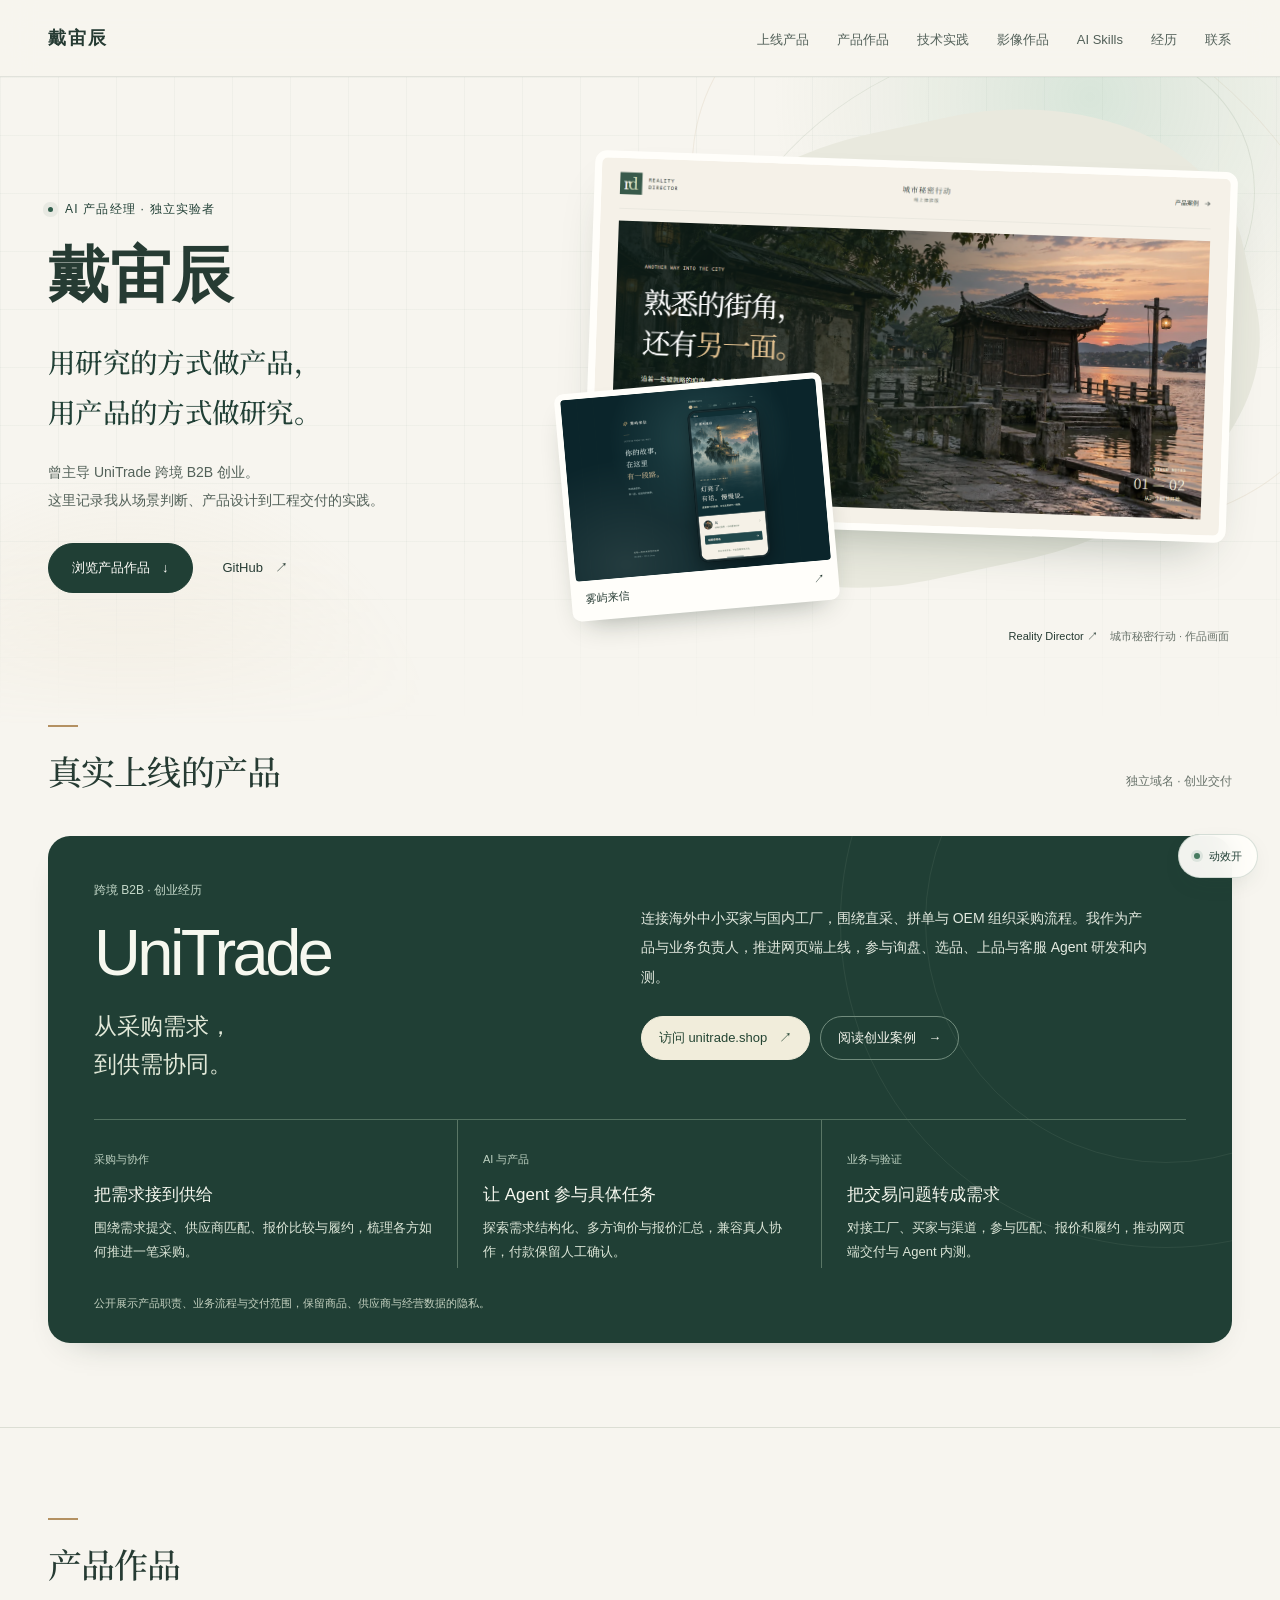
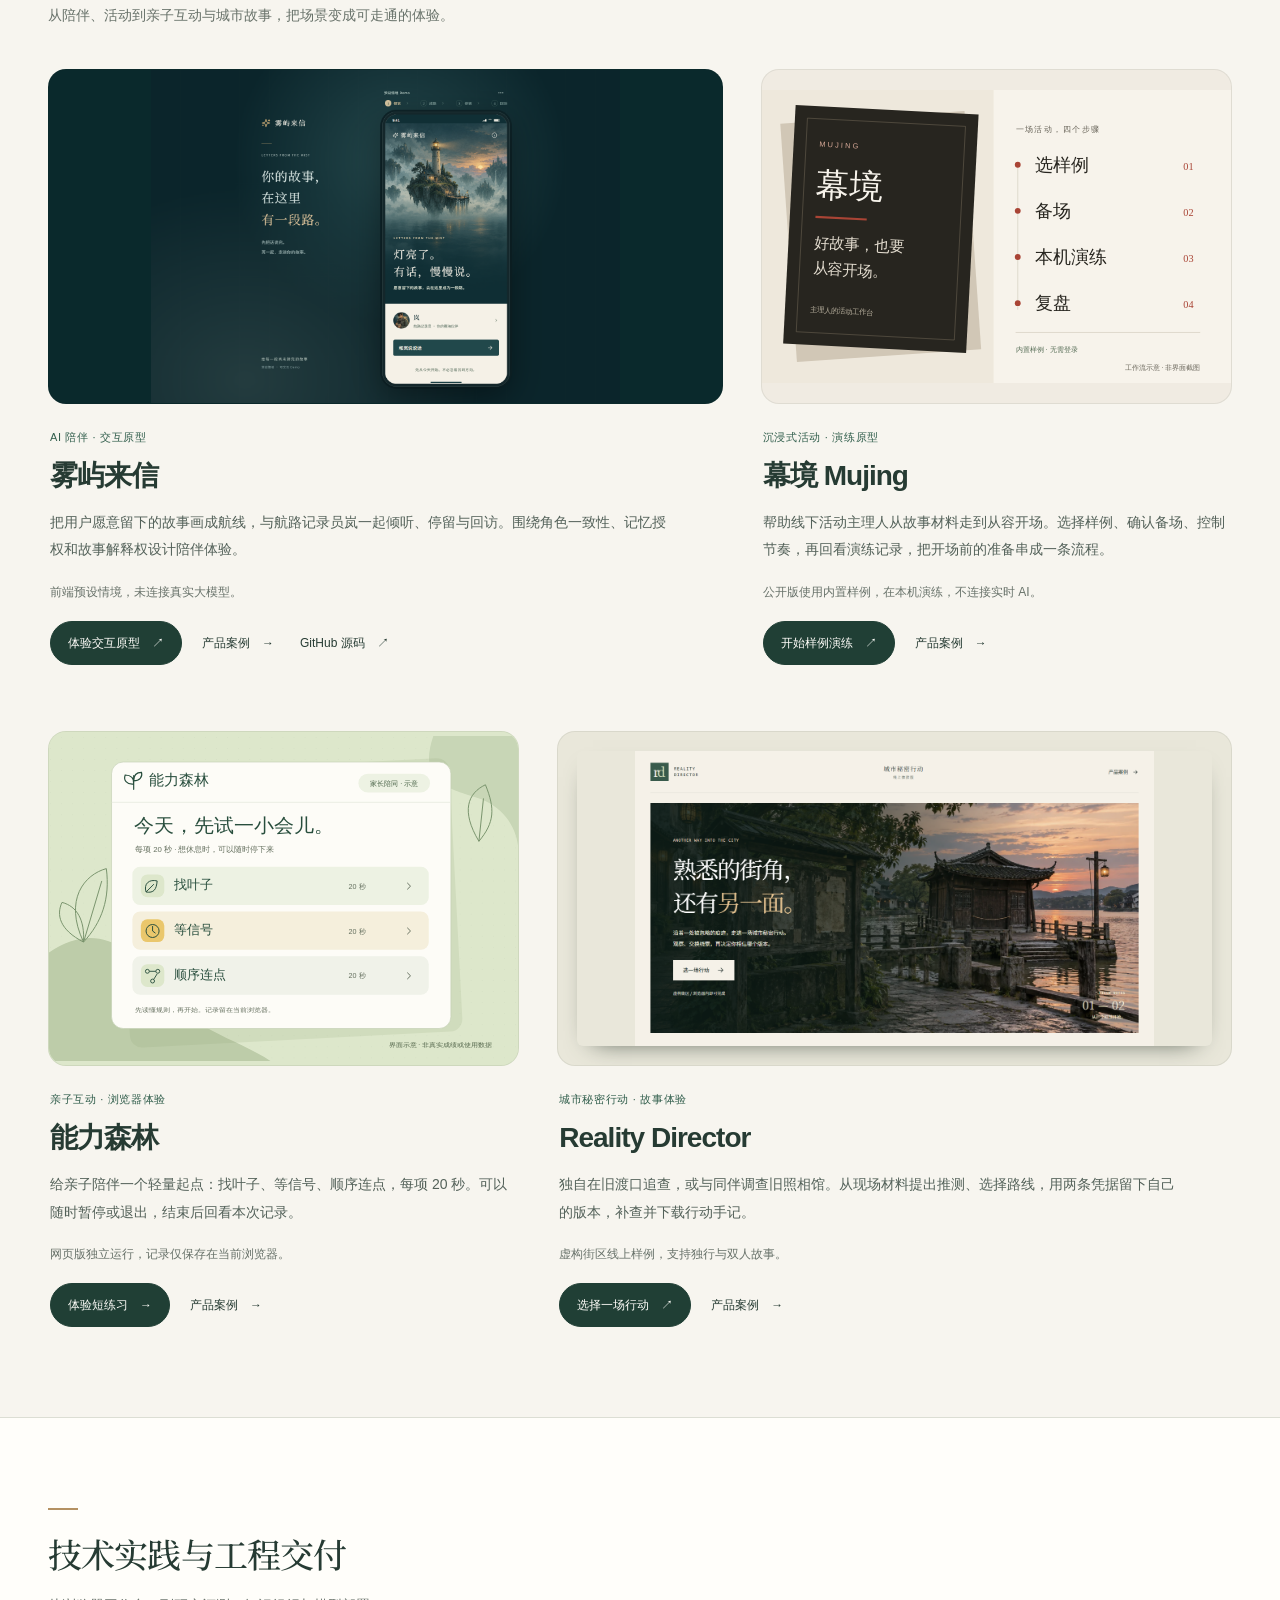
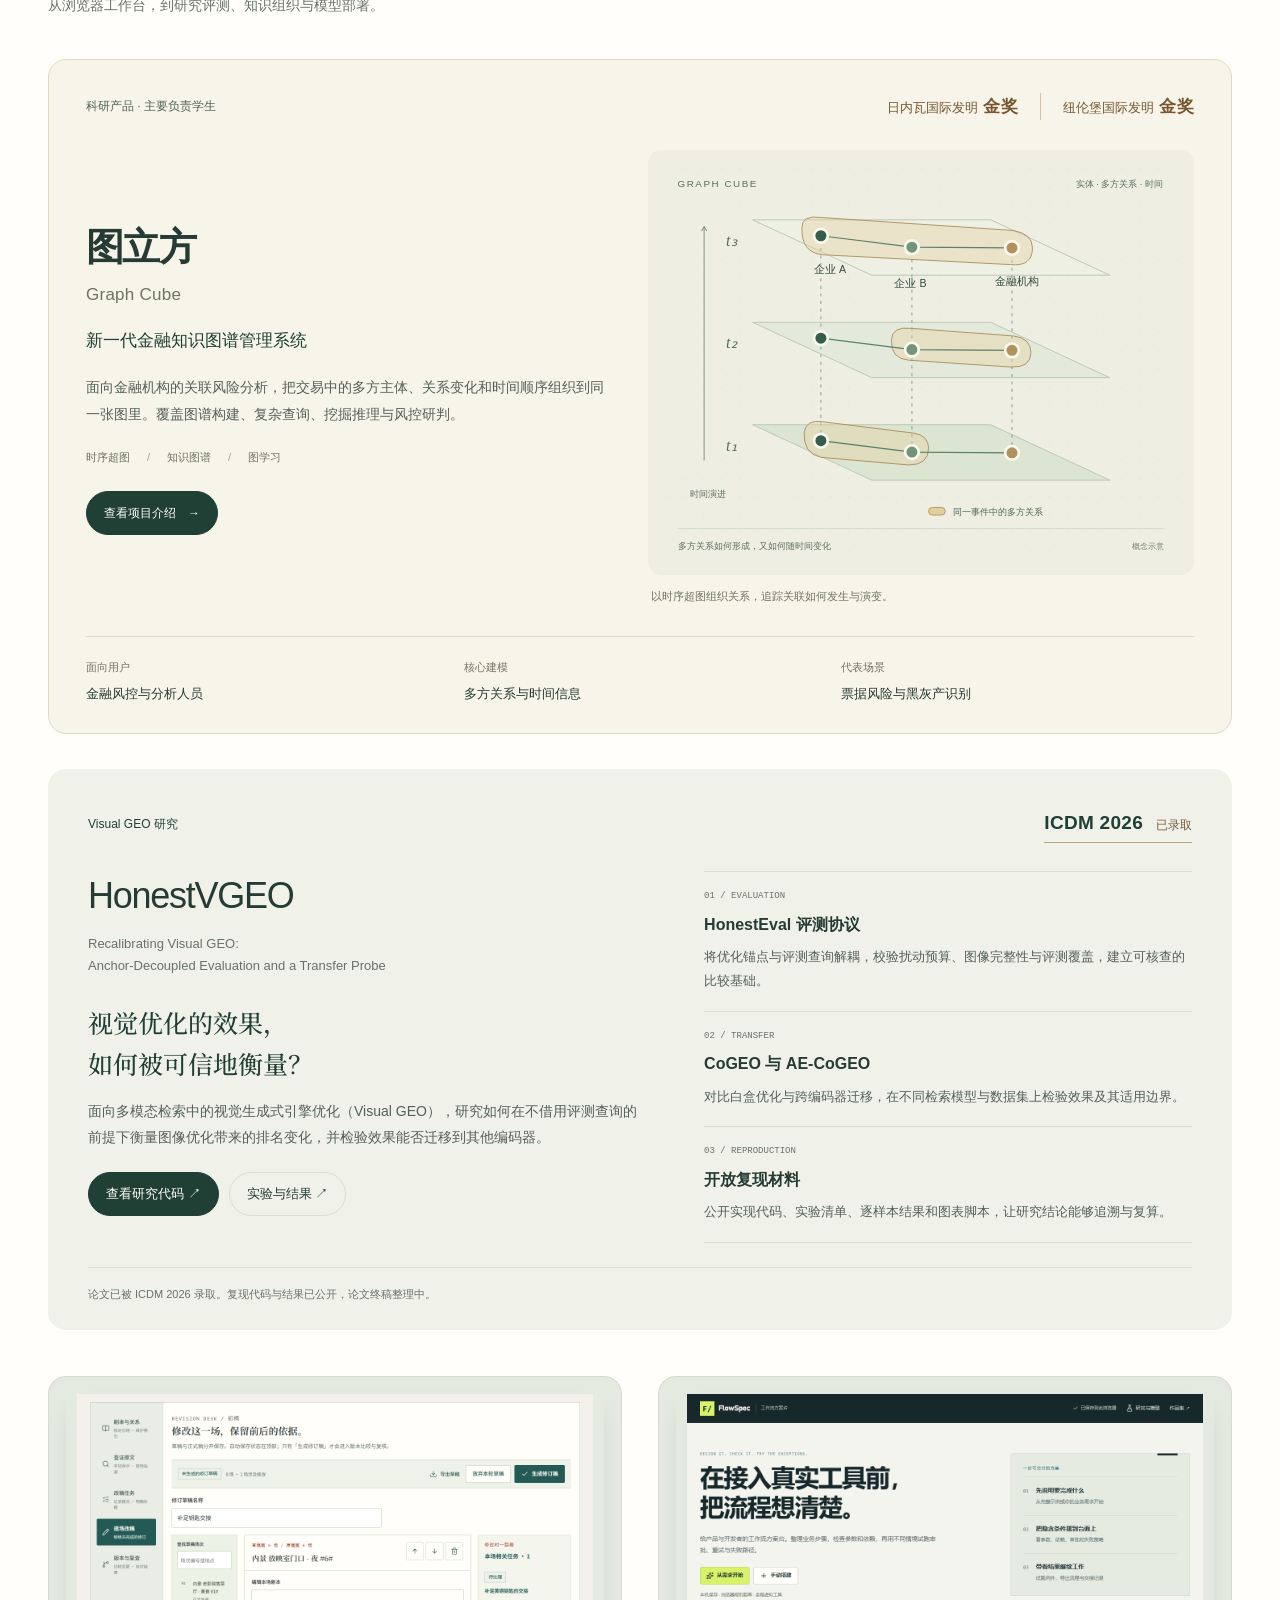
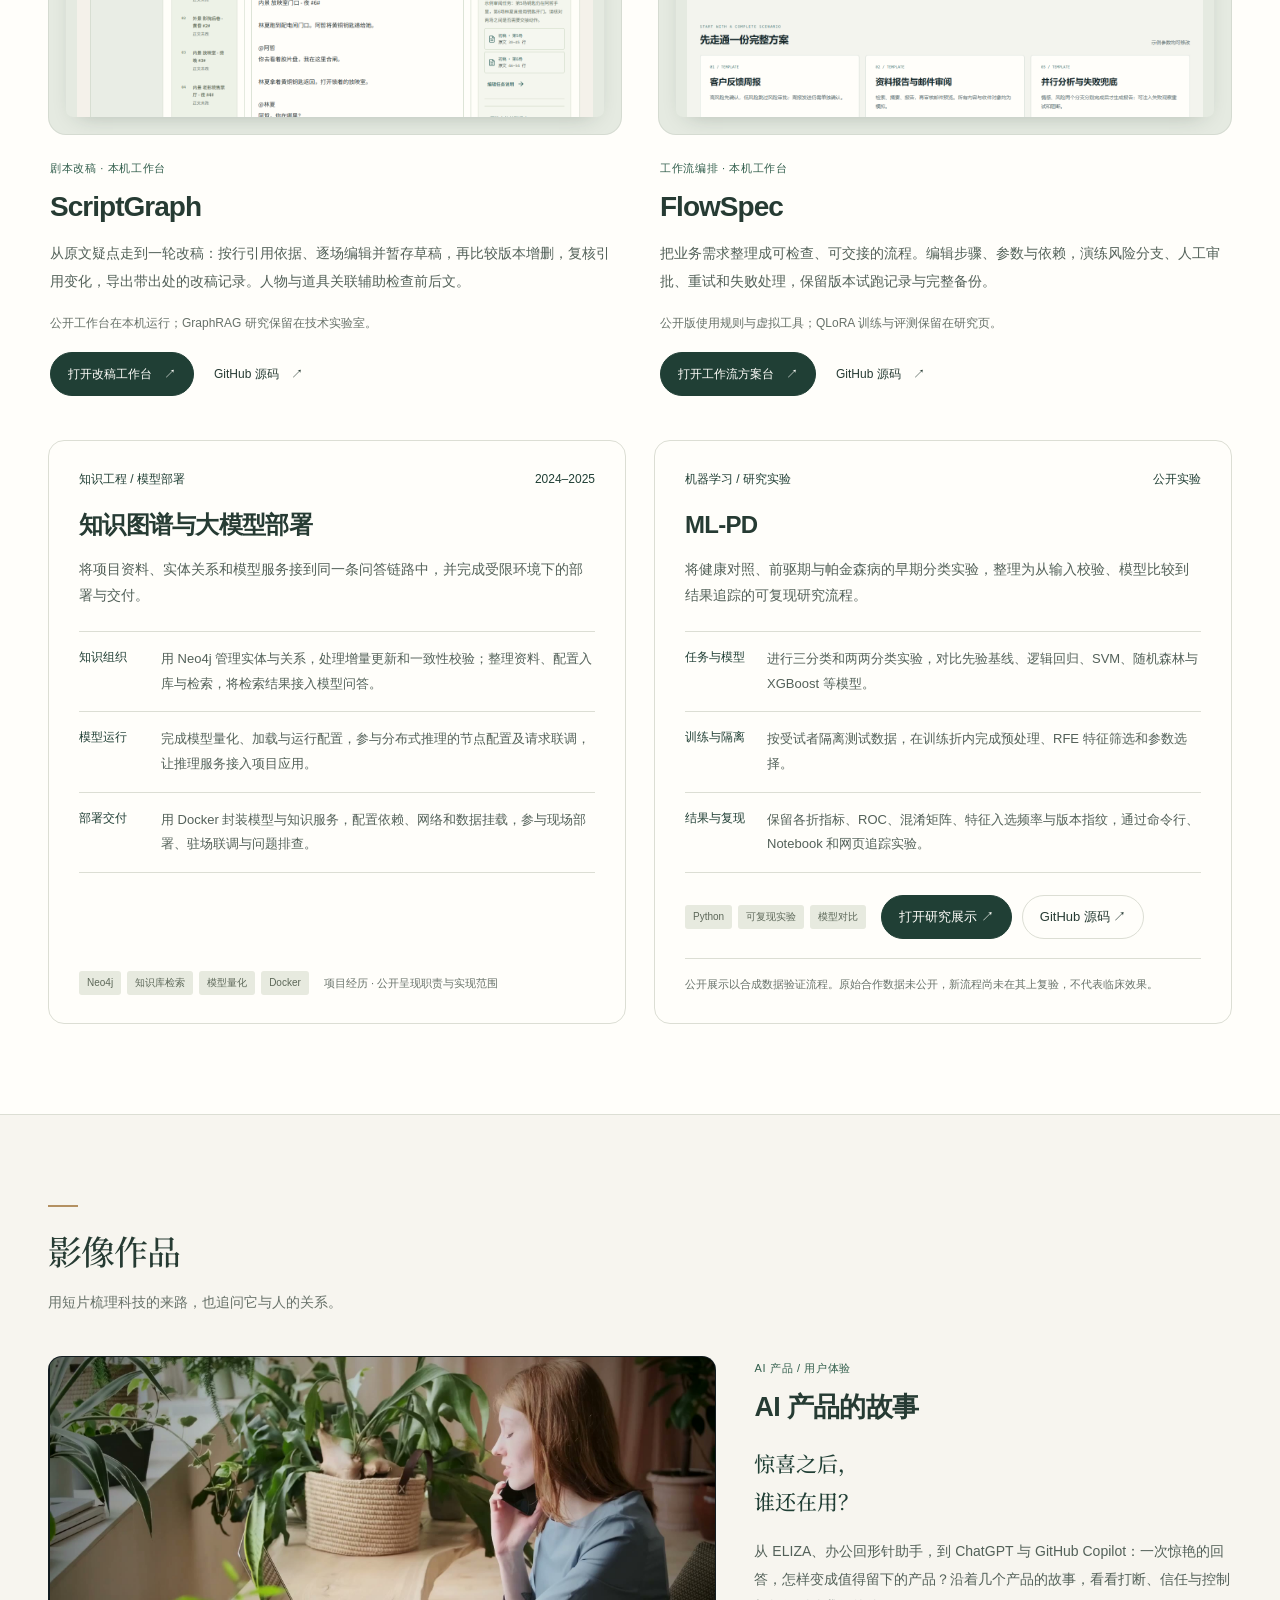
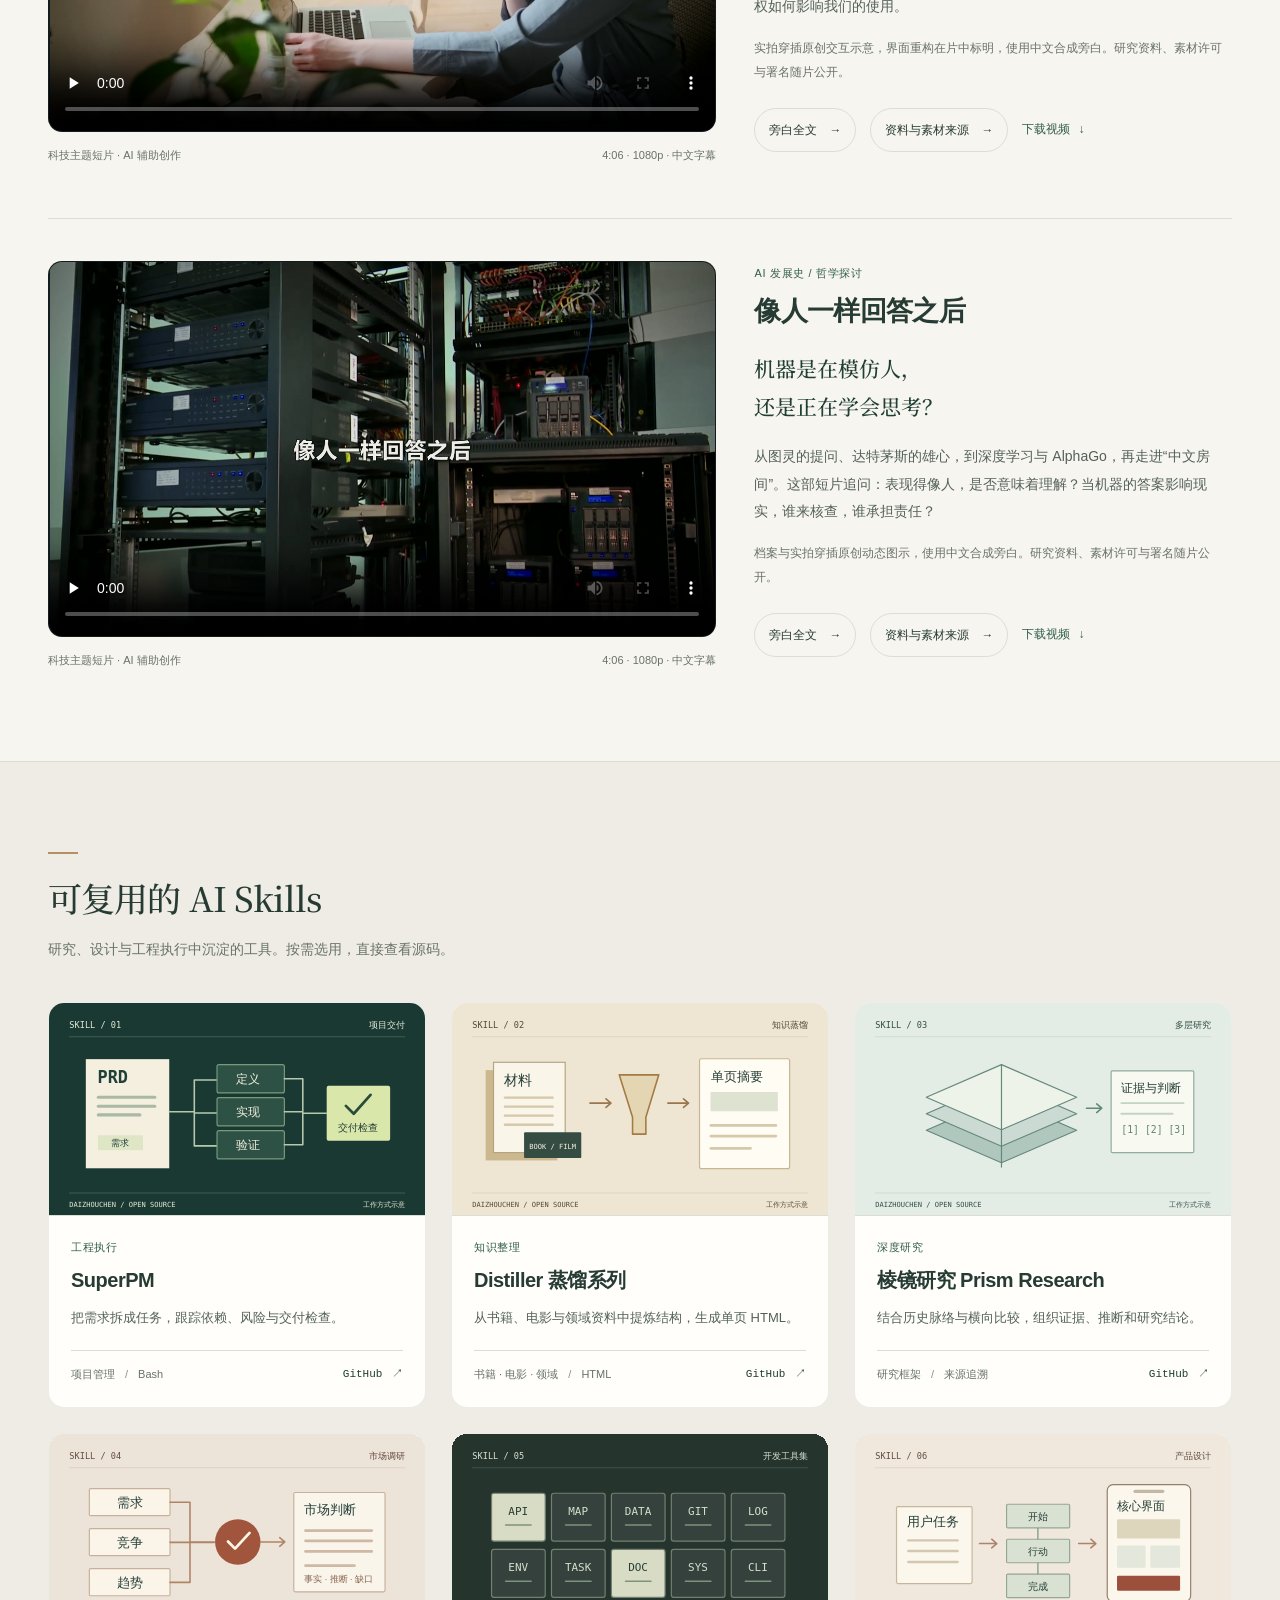
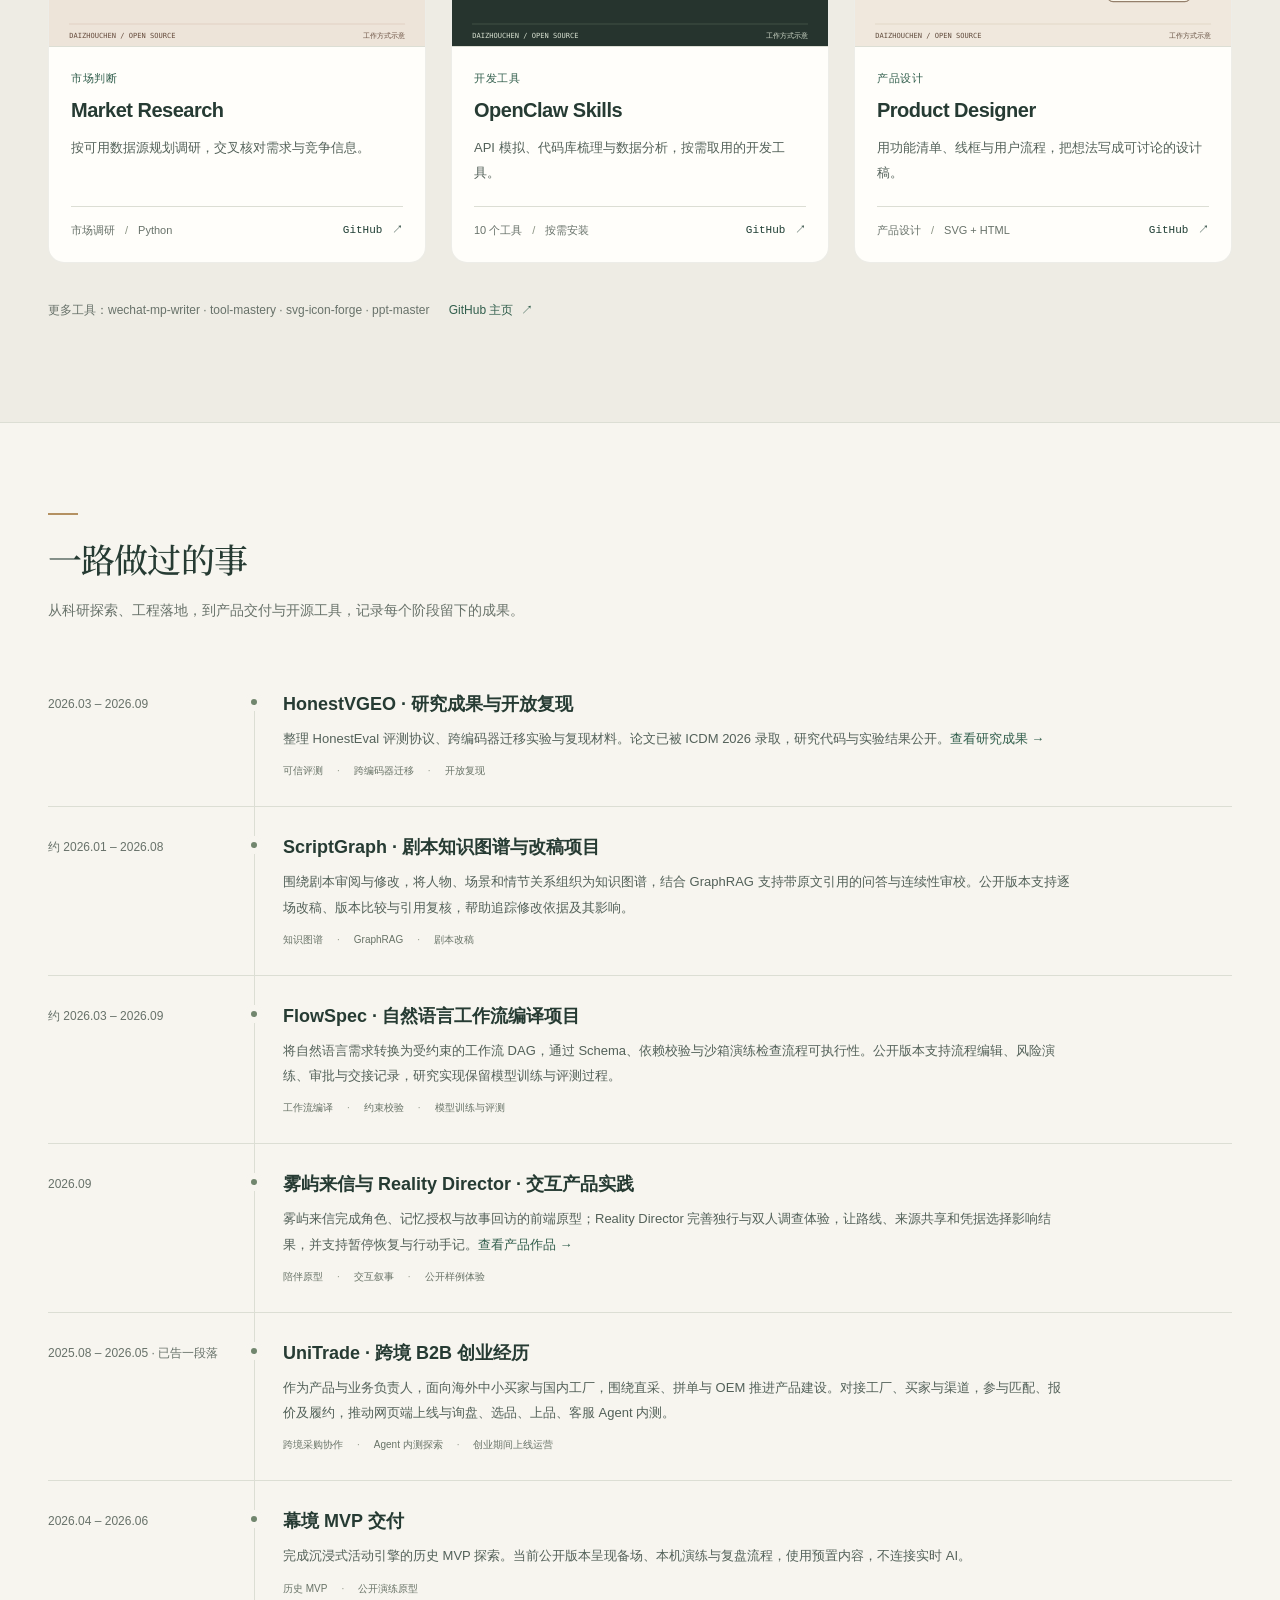
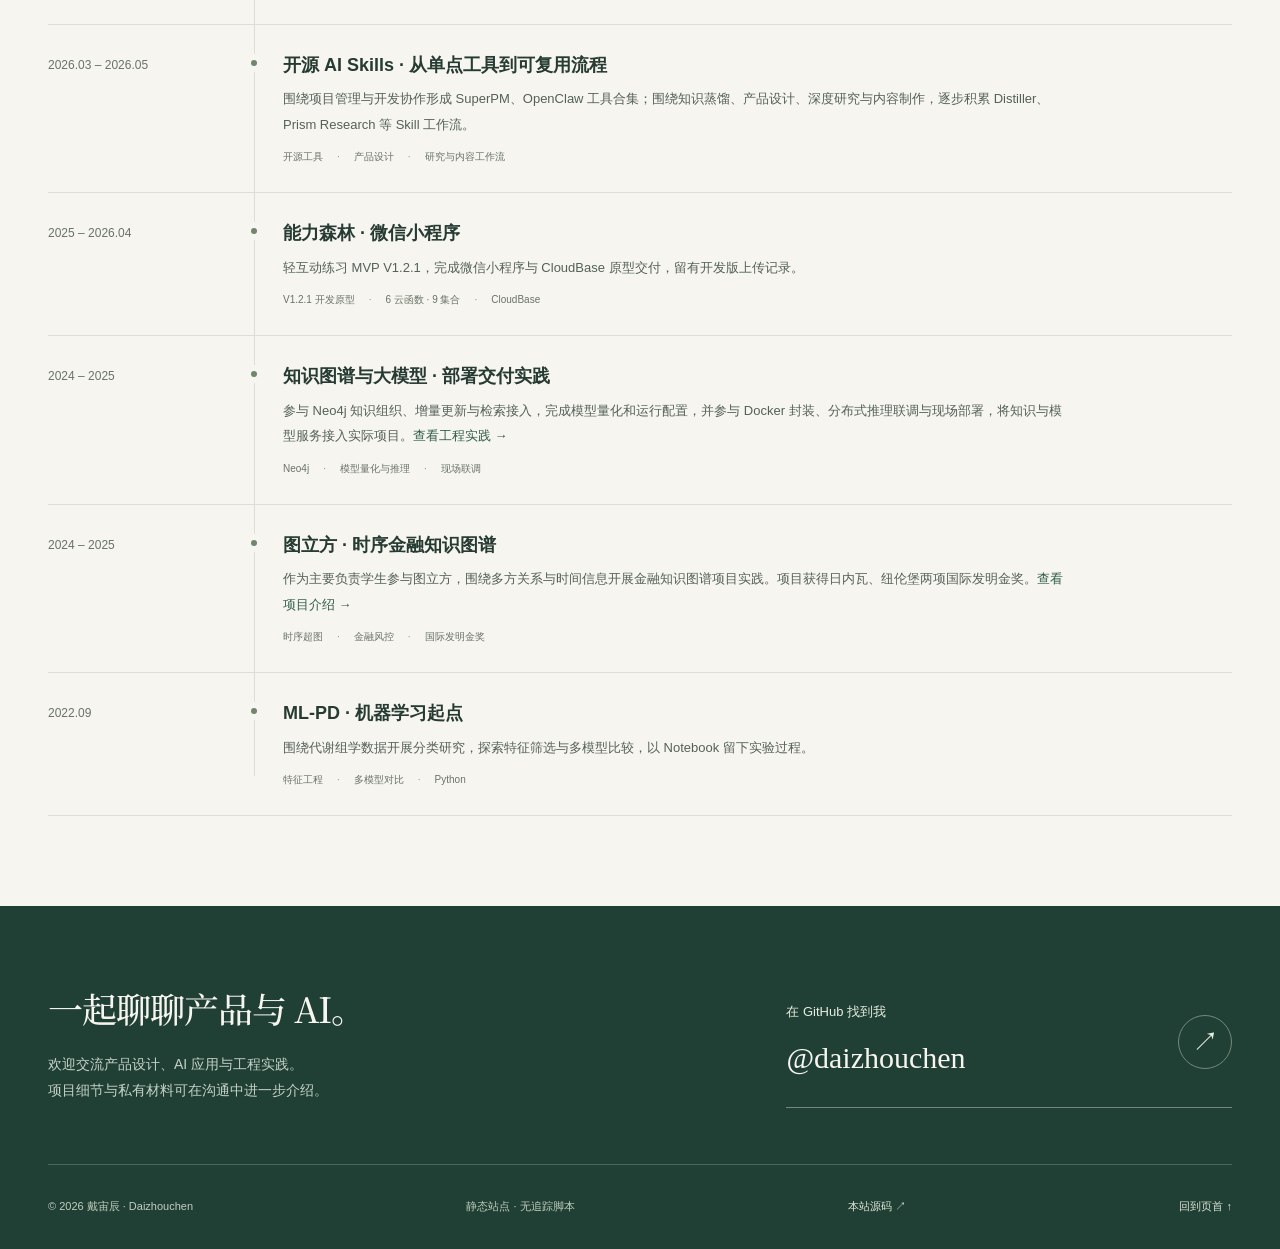
<file: index.html>
<!DOCTYPE html>
<html lang="zh-CN">
<head>
<meta charset="UTF-8"/>
<meta name="viewport" content="width=device-width, initial-scale=1.0"/>
<link rel="icon" href="assets/favicon-name.svg" type="image/svg+xml"/>
<title>戴宙辰 Daizhouchen · AI 产品与工程实践</title>
<meta name="description" content="戴宙辰的产品与工程实践：UniTrade 真实上线经历、图立方时序金融知识图谱、可体验的产品作品、模型部署与开源 AI Skills。"/>
<link rel="stylesheet" href="assets/portfolio.css?v=20260928-recognition-type"/>
<link rel="stylesheet" href="assets/films.css?v=20261006-two-films"/>
<link rel="stylesheet" href="assets/motion.css?v=20261007"/>
<link rel="preload" href="assets/fonts/portfolio-serif.woff2" as="font" type="font/woff2" crossorigin/>
<script src="assets/homepage.js?v=20261007" defer></script>
<script src="assets/motion.js?v=20261007" defer></script>
</head>
<body>

<a class="skip-link" href="#main">跳到作品内容</a>
<nav aria-label="主页导航">
  <div class="wrap nav-shell">
    <a class="brand" href="#top" aria-label="戴宙辰，返回页首">戴宙辰</a>
    <div class="nav-links">
      <a href="#unitrade">上线产品</a>
      <a href="#product-showcase">产品作品</a>
      <a href="#projects">技术实践</a>
      <a href="#films">影像作品</a>
      <a href="#skills">AI Skills</a>
      <a href="#timeline">经历</a>
      <a href="#contact">联系</a>
    </div>
  </div>
</nav>
<header id="top" class="hero">
  <div class="hero-atmosphere" aria-hidden="true"><div class="hero-light hero-light-green"></div><div class="hero-light hero-light-gold"></div><canvas class="hero-constellation"></canvas><div class="hero-orbit hero-orbit-one"></div><div class="hero-orbit hero-orbit-two"></div></div>
  <div class="wrap hero-layout">
    <div class="hero-copy">
      <p class="eyebrow">AI 产品经理 · 独立实验者</p>
      <h1>戴宙辰</h1>
      <p class="hero-statement">用研究的方式做产品，<br/>用产品的方式做研究。</p>
      <p class="tagline">曾主导 UniTrade 跨境 B2B 创业。<br/>这里记录我从场景判断、产品设计到工程交付的实践。</p>
      <div class="cta"><a class="btn primary" href="#product-showcase">浏览产品作品 <span aria-hidden="true">↓</span></a><a class="btn ghost" href="https://github.com/daizhouchen" target="_blank" rel="noopener">GitHub <span aria-hidden="true">↗</span></a></div>
    </div>
    <figure class="hero-work">
      <div class="hero-composition">
      <a class="hero-work-image" href="https://daizhouchen.github.io/reality-director-demo/" target="_blank" rel="noopener" aria-label="体验 Reality Director 城市秘密行动"><img src="assets/reality-director-home.png" width="1280" height="727" alt="Reality Director 的实际体验首页：夕阳下的虚构渡口与城市秘密行动入口" fetchpriority="high"/></a>
      <a class="hero-companion" href="https://daizhouchen.github.io/mist-island-demo/" target="_blank" rel="noopener" aria-label="体验雾屿来信交互原型"><img src="assets/mist-island-preview.png" width="1440" height="1024" alt="雾屿来信的故事航线与幻想伙伴界面"/><span>雾屿来信 <span aria-hidden="true">↗</span></span></a>
      </div>
      <figcaption><span>Reality Director <span aria-hidden="true">↗</span></span><span>城市秘密行动 · 作品画面</span></figcaption>
    </figure>
  </div>
</header>
<main id="main" tabindex="-1">

<!-- ============ 01 真实上线产品 ============ -->
<section class="live-product" id="unitrade" aria-labelledby="unitrade-heading">
  <div class="wrap">
    <div class="section-head"><h2 id="unitrade-heading">真实上线的产品</h2><p class="section-caption">独立域名 · 创业交付</p></div>
    <div class="venture-panel">
      <div class="live-layout">
        <div class="live-copy">
          <p class="live-kicker">跨境 B2B · 创业经历</p>
          <h3>UniTrade</h3>
          <p class="live-statement">从采购需求，<br/>到供需协同。</p>
        </div>
        <div class="live-details">
          <p class="live-intro">连接海外中小买家与国内工厂，围绕直采、拼单与 OEM 组织采购流程。我作为产品与业务负责人，推进网页端上线，参与询盘、选品、上品与客服 Agent 研发和内测。</p>
          <div class="actions"><a class="abtn fill" href="https://unitrade.shop" target="_blank" rel="noopener">访问 unitrade.shop <span aria-hidden="true">↗</span></a><a class="abtn" href="demo/unitrade.html">阅读创业案例 <span aria-hidden="true">→</span></a></div>
        </div>
      </div>
      <div class="delivery-strip"><article><span>采购与协作</span><h4>把需求接到供给</h4><p>围绕需求提交、供应商匹配、报价比较与履约，梳理各方如何推进一笔采购。</p></article><article><span>AI 与产品</span><h4>让 Agent 参与具体任务</h4><p>探索需求结构化、多方询价与报价汇总，兼容真人协作，付款保留人工确认。</p></article><article><span>业务与验证</span><h4>把交易问题转成需求</h4><p>对接工厂、买家与渠道，参与匹配、报价和履约，推动网页端交付与 Agent 内测。</p></article></div>
      <p class="live-note">公开展示产品职责、业务流程与交付范围，保留商品、供应商与经营数据的隐私。</p>
    </div>
  </div>
</section>

<!-- ============ 02 产品作品 ============ -->
<section id="product-showcase" aria-labelledby="products-heading">
  <span id="products" class="anchor-alias" aria-hidden="true"></span>
  <div class="wrap">
    <div class="section-head"><div><h2 id="products-heading">产品作品</h2><p class="sub">从陪伴、活动到亲子互动与城市故事，把场景变成可走通的体验。</p></div></div>
    <div class="demo-grid product-grid">

      <article class="demo-card">
        <div class="preview"><img width="1440" height="1024" src="assets/mist-island-preview.png" alt="雾屿来信交互原型：故事航线与幻想伙伴的陪伴体验" loading="lazy"/></div>
        <div class="demo-info">
          <div class="kind">AI 陪伴 · 交互原型</div>
          <h3>雾屿来信</h3>
          <p>把用户愿意留下的故事画成航线，与航路记录员岚一起倾听、停留与回访。围绕角色一致性、记忆授权和故事解释权设计陪伴体验。</p>
          <p class="project-note">前端预设情境，未连接真实大模型。</p>
          <div class="actions"><a class="abtn fill" href="https://daizhouchen.github.io/mist-island-demo/" target="_blank" rel="noopener">体验交互原型 <span aria-hidden="true">↗</span></a><a class="abtn" href="demo/mist-island.html">产品案例 <span aria-hidden="true">→</span></a><a class="abtn" href="https://github.com/daizhouchen/mist-island-demo" target="_blank" rel="noopener">GitHub 源码 <span aria-hidden="true">↗</span></a></div>
        </div>
      </article>

      <article class="demo-card">
        <div class="preview">
          <img src="assets/mujing-preview.svg" alt="幕境活动工作流示意：选样例、备场、本机演练、复盘" width="640" height="400" loading="lazy"/>
        </div>
        <div class="demo-info">
          <div class="kind">沉浸式活动 · 演练原型</div>
          <h3>幕境 Mujing</h3>
          <p>帮助线下活动主理人从故事材料走到从容开场。选择样例、确认备场、控制节奏，再回看演练记录，把开场前的准备串成一条流程。</p>
          <p class="project-note">公开版使用内置样例，在本机演练，不连接实时 AI。</p>
          <div class="actions"><a class="abtn fill" href="https://daizhouchen.github.io/mujing-demo/" target="_blank" rel="noopener">开始样例演练 <span aria-hidden="true">↗</span></a><a class="abtn" href="demo/mujing.html">产品案例 <span aria-hidden="true">→</span></a></div>
        </div>
      </article>

      <article class="demo-card">
        <div class="preview">
          <img src="assets/nengli-senlin-preview.svg" alt="能力森林练习入口示意：找叶子、等信号、顺序连点，每项20秒" width="720" height="500" loading="lazy" class="forest-cover"/>
        </div>
        <div class="demo-info">
          <div class="kind">亲子互动 · 浏览器体验</div>
          <h3>能力森林</h3>
          <p>给亲子陪伴一个轻量起点：找叶子、等信号、顺序连点，每项 20 秒。可以随时暂停或退出，结束后回看本次记录。</p>
          <p class="project-note">网页版独立运行，记录仅保存在当前浏览器。</p>
          <div class="actions"><a class="abtn fill" href="demo/forest/">体验短练习 <span aria-hidden="true">→</span></a><a class="abtn" href="demo/nengli-senlin.html">产品案例 <span aria-hidden="true">→</span></a></div>
        </div>
      </article>

      <article class="demo-card">
        <div class="preview reality-preview"><img src="assets/reality-director-home.png" alt="Reality Director 体验首页：城市秘密行动与虚构渡口场景" width="1280" height="727" loading="lazy"/></div>
        <div class="demo-info">
          <div class="kind">城市秘密行动 · 故事体验</div>
          <h3>Reality Director</h3>
          <p>独自在旧渡口追查，或与同伴调查旧照相馆。从现场材料提出推测、选择路线，用两条凭据留下自己的版本，补查并下载行动手记。</p>
          <p class="project-note">虚构街区线上样例，支持独行与双人故事。</p>
          <div class="actions"><a class="abtn fill" href="https://daizhouchen.github.io/reality-director-demo/" target="_blank" rel="noopener">选择一场行动 <span aria-hidden="true">↗</span></a><a class="abtn" href="demo/reality-director.html">产品案例 <span aria-hidden="true">→</span></a></div>
        </div>
      </article>

    </div>

  </div>
</section>

<!-- ============ 03 技术实践 ============ -->
<section id="projects" aria-labelledby="projects-heading">
  <div class="wrap">
    <div class="section-head"><div><h2 id="projects-heading">技术实践与工程交付</h2><p class="sub">从浏览器工作台，到研究评测、知识组织与模型部署。</p></div></div>
    <article class="tulifang-feature" id="tulifang" aria-labelledby="tulifang-heading">
      <div class="tulifang-feature-top"><span>科研产品 · 主要负责学生</span><div class="tulifang-awards" aria-label="项目奖项"><span class="tulifang-award"><span>日内瓦国际发明</span><strong>金奖</strong></span><span class="tulifang-award"><span>纽伦堡国际发明</span><strong>金奖</strong></span></div></div>
      <div class="tulifang-feature-grid">
        <div class="tulifang-feature-copy">
          <h3 id="tulifang-heading">图立方 <span>Graph Cube</span></h3>
          <p class="tulifang-feature-subtitle">新一代金融知识图谱管理系统</p>
          <p class="tulifang-feature-intro">面向金融机构的关联风险分析，把交易中的多方主体、关系变化和时间顺序组织到同一张图里。覆盖图谱构建、复杂查询、挖掘推理与风控研判。</p>
          <div class="tulifang-feature-topics"><span>时序超图</span><span>知识图谱</span><span>图学习</span></div>
          <div class="actions"><a class="abtn fill" href="demo/tulifang.html">查看项目介绍 <span aria-hidden="true">→</span></a></div>
        </div>
        <figure class="tulifang-feature-visual"><img src="assets/tulifang-temporal.svg" width="720" height="560" alt="时序超图概念示意：企业和金融机构在不同时间形成多方关系，节点为抽象示例" loading="lazy"/><figcaption>以时序超图组织关系，追踪关联如何发生与演变。</figcaption></figure>
      </div>
      <dl class="tulifang-feature-facts"><div><dt>面向用户</dt><dd>金融风控与分析人员</dd></div><div><dt>核心建模</dt><dd>多方关系与时间信息</dd></div><div><dt>代表场景</dt><dd>票据风险与黑灰产识别</dd></div></dl>
    </article>
    <article class="research-feature" id="honestvgeo" aria-labelledby="honestvgeo-heading">
      <div class="research-feature-head"><span>Visual GEO 研究</span><span class="conference-badge"><strong>ICDM 2026</strong><span>已录取</span></span></div>
      <div class="research-feature-grid">
        <div class="research-feature-copy">
          <h3 id="honestvgeo-heading">HonestVGEO</h3>
          <p class="paper-title" lang="en">Recalibrating Visual GEO:<br/>Anchor-Decoupled Evaluation and a Transfer Probe</p>
          <p class="research-question">视觉优化的效果，<br/>如何被可信地衡量？</p>
          <p class="research-summary">面向多模态检索中的视觉生成式引擎优化（Visual GEO），研究如何在不借用评测查询的前提下衡量图像优化带来的排名变化，并检验效果能否迁移到其他编码器。</p>
          <div class="actions"><a class="abtn fill" href="https://github.com/daizhouchen/HonestVGEO" target="_blank" rel="noopener">查看研究代码 ↗</a><a class="abtn" href="https://github.com/daizhouchen/HonestVGEO/tree/main/results" target="_blank" rel="noopener">实验与结果 ↗</a></div>
        </div>
        <dl class="research-contributions">
          <div><dt><span>01 / EVALUATION</span>HonestEval 评测协议</dt><dd>将优化锚点与评测查询解耦，校验扰动预算、图像完整性与评测覆盖，建立可核查的比较基础。</dd></div>
          <div><dt><span>02 / TRANSFER</span>CoGEO 与 AE-CoGEO</dt><dd>对比白盒优化与跨编码器迁移，在不同检索模型与数据集上检验效果及其适用边界。</dd></div>
          <div><dt><span>03 / REPRODUCTION</span>开放复现材料</dt><dd>公开实现代码、实验清单、逐样本结果和图表脚本，让研究结论能够追溯与复算。</dd></div>
        </dl>
      </div>
      <p class="research-status">论文已被 ICDM 2026 录取。复现代码与结果已公开，论文终稿整理中。</p>
    </article>
    <div class="demo-grid tech-grid">
      <article class="demo-card">
        <div class="preview"><img src="assets/scriptgraph-demo.png" alt="ScriptGraph 逐场改稿：修订草稿、关联原文与修改要求同屏核对" width="1280" height="800" loading="lazy"/></div>
        <div class="demo-info">
          <div class="kind">剧本改稿 · 本机工作台</div>
          <h3>ScriptGraph</h3>
          <p>从原文疑点走到一轮改稿：按行引用依据、逐场编辑并暂存草稿，再比较版本增删，复核引用变化，导出带出处的改稿记录。人物与道具关联辅助检查前后文。</p>
          <p class="project-note">公开工作台在本机运行；GraphRAG 研究保留在技术实验室。</p>
          <div class="actions"><a class="abtn fill" href="https://daizhouchen.github.io/scriptgraph-rag/" target="_blank" rel="noopener">打开改稿工作台 <span aria-hidden="true">↗</span></a><a class="abtn" href="https://github.com/daizhouchen/scriptgraph-rag" target="_blank" rel="noopener">GitHub 源码 <span aria-hidden="true">↗</span></a></div>
        </div>
      </article>

      <article class="demo-card">
        <div class="preview"><img src="assets/flowspec-demo.png" alt="FlowSpec 工作流方案台首页：业务需求、手动编排与场景模板" width="1280" height="800" loading="lazy"/></div>
        <div class="demo-info">
          <div class="kind">工作流编排 · 本机工作台</div>
          <h3>FlowSpec</h3>
          <p>把业务需求整理成可检查、可交接的流程。编辑步骤、参数与依赖，演练风险分支、人工审批、重试和失败处理，保留版本试跑记录与完整备份。</p>
          <p class="project-note">公开版使用规则与虚拟工具；QLoRA 训练与评测保留在研究页。</p>
          <div class="actions"><a class="abtn fill" href="https://daizhouchen.github.io/flowspec-sft/" target="_blank" rel="noopener">打开工作流方案台 <span aria-hidden="true">↗</span></a><a class="abtn" href="https://github.com/daizhouchen/flowspec-sft" target="_blank" rel="noopener">GitHub 源码 <span aria-hidden="true">↗</span></a></div>
        </div>
      </article>

    </div>
    <div class="practice-grid">
      <article class="practice-card deployment-card" id="knowledge-deployment" aria-labelledby="knowledge-heading">
        <div class="practice-meta"><span>知识工程 / 模型部署</span><span>2024–2025</span></div>
        <h3 id="knowledge-heading">知识图谱与大模型部署</h3>
        <p class="practice-intro">将项目资料、实体关系和模型服务接到同一条问答链路中，并完成受限环境下的部署与交付。</p>
        <dl class="practice-work"><div><dt>知识组织</dt><dd>用 Neo4j 管理实体与关系，处理增量更新和一致性校验；整理资料、配置入库与检索，将检索结果接入模型问答。</dd></div><div><dt>模型运行</dt><dd>完成模型量化、加载与运行配置，参与分布式推理的节点配置及请求联调，让推理服务接入项目应用。</dd></div><div><dt>部署交付</dt><dd>用 Docker 封装模型与知识服务，配置依赖、网络和数据挂载，参与现场部署、驻场联调与问题排查。</dd></div></dl>
        <div class="practice-bottom"><div class="tags"><span class="tag">Neo4j</span><span class="tag">知识库检索</span><span class="tag">模型量化</span><span class="tag">Docker</span></div><span class="practice-note">项目经历 · 公开呈现职责与实现范围</span></div>
      </article>
      <article class="practice-card" id="ml-pd" aria-labelledby="mlpd-heading">
        <div class="practice-meta"><span>机器学习 / 研究实验</span><span>公开实验</span></div>
        <h3 id="mlpd-heading">ML-PD</h3>
        <p class="practice-intro">将健康对照、前驱期与帕金森病的早期分类实验，整理为从输入校验、模型比较到结果追踪的可复现研究流程。</p>
        <dl class="practice-work"><div><dt>任务与模型</dt><dd>进行三分类和两两分类实验，对比先验基线、逻辑回归、SVM、随机森林与 XGBoost 等模型。</dd></div><div><dt>训练与隔离</dt><dd>按受试者隔离测试数据，在训练折内完成预处理、RFE 特征筛选和参数选择。</dd></div><div><dt>结果与复现</dt><dd>保留各折指标、ROC、混淆矩阵、特征入选频率与版本指纹，通过命令行、Notebook 和网页追踪实验。</dd></div></dl>
        <div class="practice-bottom"><div class="tags"><span class="tag">Python</span><span class="tag">可复现实验</span><span class="tag">模型对比</span></div><div class="actions"><a class="abtn fill" href="https://daizhouchen.github.io/ML-PD/" target="_blank" rel="noopener">打开研究展示 ↗</a><a class="abtn" href="https://github.com/daizhouchen/ML-PD" target="_blank" rel="noopener">GitHub 源码 ↗</a></div></div>
        <p class="research-note">公开展示以合成数据验证流程。原始合作数据未公开，新流程尚未在其上复验，不代表临床效果。</p>
      </article>
    </div>
  </div>
</section>

<!-- ============ 影像作品 ============ -->
<section id="films" aria-labelledby="films-heading">
  <div class="wrap">
    <div class="section-head"><div><h2 id="films-heading">影像作品</h2><p class="sub">用短片梳理科技的来路，也追问它与人的关系。</p></div></div>
    <article id="ai-products-film" class="film-feature" aria-labelledby="ai-products-heading">
      <figure class="film-screen">
        <video controls playsinline preload="none" poster="assets/films/ai-products-story-poster.jpg" width="1920" height="1080" aria-label="播放短片：AI 产品的故事" aria-describedby="ai-products-description">
          <source src="assets/films/ai-products-story.mp4" type="video/mp4"/>
          你的浏览器暂不支持内嵌视频，可<a href="assets/films/ai-products-story.mp4">打开 MP4 成片</a>观看。
        </video>
        <figcaption><span>科技主题短片 · AI 辅助创作</span><span>4:06 · 1080p · 中文字幕</span></figcaption>
      </figure>
      <div class="film-copy">
        <p class="kind">AI 产品 / 用户体验</p>
        <h3 id="ai-products-heading">AI 产品的故事</h3>
        <p class="film-question">惊喜之后，<br/>谁还在用？</p>
        <p id="ai-products-description">从 ELIZA、办公回形针助手，到 ChatGPT 与 GitHub Copilot：一次惊艳的回答，怎样变成值得留下的产品？沿着几个产品的故事，看看打断、信任与控制权如何影响我们的使用。</p>
        <p class="film-credit">实拍穿插原创交互示意，界面重构在片中标明，使用中文合成旁白。研究资料、素材许可与署名随片公开。</p>
        <div class="actions film-actions"><a class="abtn" href="assets/films/ai-products-story-transcript.txt">旁白全文 <span aria-hidden="true">→</span></a><a class="abtn" href="assets/films/ai-products-story-sources.txt">资料与素材来源 <span aria-hidden="true">→</span></a><a class="film-download" href="assets/films/ai-products-story.mp4" download>下载视频 <span aria-hidden="true">↓</span></a></div>
      </div>
    </article>
    <article class="film-feature" aria-labelledby="ai-film-heading">
      <figure class="film-screen">
        <video controls playsinline preload="none" poster="assets/films/ai-history-philosophy-poster.jpg" width="1920" height="1080" aria-label="播放短片：像人一样回答之后" aria-describedby="ai-film-description">
          <source src="assets/films/ai-history-philosophy-v3.mp4" type="video/mp4"/>
          你的浏览器暂不支持内嵌视频，可<a href="assets/films/ai-history-philosophy-v3.mp4">打开 MP4 成片</a>观看。
        </video>
        <figcaption><span>科技主题短片 · AI 辅助创作</span><span>4:06 · 1080p · 中文字幕</span></figcaption>
      </figure>
      <div class="film-copy">
        <p class="kind">AI 发展史 / 哲学探讨</p>
        <h3 id="ai-film-heading">像人一样回答之后</h3>
        <p class="film-question">机器是在模仿人，<br/>还是正在学会思考？</p>
        <p id="ai-film-description">从图灵的提问、达特茅斯的雄心，到深度学习与 AlphaGo，再走进“中文房间”。这部短片追问：表现得像人，是否意味着理解？当机器的答案影响现实，谁来核查，谁承担责任？</p>
        <p class="film-credit">档案与实拍穿插原创动态图示，使用中文合成旁白。研究资料、素材许可与署名随片公开。</p>
        <div class="actions film-actions"><a class="abtn" href="assets/films/ai-history-philosophy-transcript.txt">旁白全文 <span aria-hidden="true">→</span></a><a class="abtn" href="assets/films/ai-history-philosophy-sources.txt">资料与素材来源 <span aria-hidden="true">→</span></a><a class="film-download" href="assets/films/ai-history-philosophy-v3.mp4" download>下载视频 <span aria-hidden="true">↓</span></a></div>
      </div>
    </article>
  </div>
</section>

<!-- ============ 04 Skills ============ -->
<section id="skills" class="skills-window" aria-labelledby="skills-heading">
  <div class="wrap">
    <div class="skills-heading section-head"><div><h2 id="skills-heading">可复用的 AI Skills</h2><p class="sub">研究、设计与工程执行中沉淀的工具。按需选用，直接查看源码。</p></div></div>
    <div class="skill-grid">
      <a class="skill-card" href="https://github.com/daizhouchen/superpm" target="_blank" rel="noopener">
        <div class="skill-art"><img src="assets/skills/superpm.svg" alt="从需求文档、并行任务到交付检查的概念示意" width="960" height="540" loading="lazy"/></div>
        <div class="skill-body"><span class="skill-category">工程执行</span><h3>SuperPM</h3><p>把需求拆成任务，跟踪依赖、风险与交付检查。</p>
          <div class="skill-bottom"><div class="skill-tags"><span>项目管理</span><span>Bash</span></div><span class="skill-link">GitHub <span aria-hidden="true">↗</span></span></div>
        </div>
      </a>
      <a class="skill-card" href="https://github.com/daizhouchen/book-distiller" target="_blank" rel="noopener">
        <div class="skill-art"><img src="assets/skills/distiller.svg" alt="将来源材料提炼为结构化单页的概念示意" width="960" height="540" loading="lazy"/></div>
        <div class="skill-body"><span class="skill-category">知识整理</span><h3>Distiller 蒸馏系列</h3><p>从书籍、电影与领域资料中提炼结构，生成单页 HTML。</p>
          <div class="skill-bottom"><div class="skill-tags"><span>书籍 · 电影 · 领域</span><span>HTML</span></div><span class="skill-link">GitHub <span aria-hidden="true">↗</span></span></div>
        </div>
      </a>
      <a class="skill-card" href="https://github.com/daizhouchen/prism-research" target="_blank" rel="noopener">
        <div class="skill-art"><img src="assets/skills/prism.svg" alt="多层分析汇合为可追溯研究结论的概念示意" width="960" height="540" loading="lazy"/></div>
        <div class="skill-body"><span class="skill-category">深度研究</span><h3>棱镜研究 Prism Research</h3><p>结合历史脉络与横向比较，组织证据、推断和研究结论。</p>
          <div class="skill-bottom"><div class="skill-tags"><span>研究框架</span><span>来源追溯</span></div><span class="skill-link">GitHub <span aria-hidden="true">↗</span></span></div>
        </div>
      </a>
      <a class="skill-card" href="https://github.com/daizhouchen/market-research-skill" target="_blank" rel="noopener">
        <div class="skill-art"><img src="assets/skills/market.svg" alt="从需求、竞争和趋势信息形成市场判断的概念示意" width="960" height="540" loading="lazy"/></div>
        <div class="skill-body"><span class="skill-category">市场判断</span><h3>Market Research</h3><p>按可用数据源规划调研，交叉核对需求与竞争信息。</p>
          <div class="skill-bottom"><div class="skill-tags"><span>市场调研</span><span>Python</span></div><span class="skill-link">GitHub <span aria-hidden="true">↗</span></span></div>
        </div>
      </a>
      <a class="skill-card" href="https://github.com/daizhouchen/openclaw-skills" target="_blank" rel="noopener">
        <div class="skill-art"><img src="assets/skills/openclaw.svg" alt="开发工具分别组织为独立模块的概念示意" width="960" height="540" loading="lazy"/></div>
        <div class="skill-body"><span class="skill-category">开发工具</span><h3>OpenClaw Skills</h3><p>API 模拟、代码库梳理与数据分析，按需取用的开发工具。</p>
          <div class="skill-bottom"><div class="skill-tags"><span>10 个工具</span><span>按需安装</span></div><span class="skill-link">GitHub <span aria-hidden="true">↗</span></span></div>
        </div>
      </a>
      <a class="skill-card" href="https://github.com/daizhouchen/claude-product-designer" target="_blank" rel="noopener">
        <div class="skill-art"><img src="assets/skills/designer.svg" alt="把用户任务、流程与界面对应起来的概念示意" width="960" height="540" loading="lazy"/></div>
        <div class="skill-body"><span class="skill-category">产品设计</span><h3>Product Designer</h3><p>用功能清单、线框与用户流程，把想法写成可讨论的设计稿。</p>
          <div class="skill-bottom"><div class="skill-tags"><span>产品设计</span><span>SVG + HTML</span></div><span class="skill-link">GitHub <span aria-hidden="true">↗</span></span></div>
        </div>
      </a>
    </div>
    <p class="skills-more">更多工具：wechat-mp-writer · tool-mastery · svg-icon-forge · ppt-master <a href="https://github.com/daizhouchen" target="_blank" rel="noopener">GitHub 主页 <span aria-hidden="true">↗</span></a></p>
  </div>
</section>

<!-- ============ 05 时间轴 ============ -->
<section id="timeline" aria-labelledby="timeline-heading">
  <div class="wrap">
    <div class="section-head"><div><h2 id="timeline-heading">一路做过的事</h2><p class="sub">从科研探索、工程落地，到产品交付与开源工具，记录每个阶段留下的成果。</p></div></div>
    <div class="timeline">
      <div class="tl-item">
        <div class="tl-date">2026.03 – 2026.09</div>
        <h4>HonestVGEO · 研究成果与开放复现</h4>
        <p>整理 HonestEval 评测协议、跨编码器迁移实验与复现材料。论文已被 ICDM 2026 录取，研究代码与实验结果公开。<a href="#honestvgeo">查看研究成果 →</a></p>
        <div class="tl-tags"><span class="tl-tag">可信评测</span><span class="tl-tag">跨编码器迁移</span><span class="tl-tag">开放复现</span></div>
      </div>
      <div class="tl-item">
        <div class="tl-date">约 2026.01 – 2026.08</div>
        <h4>ScriptGraph · 剧本知识图谱与改稿项目</h4>
        <p>围绕剧本审阅与修改，将人物、场景和情节关系组织为知识图谱，结合 GraphRAG 支持带原文引用的问答与连续性审校。公开版本支持逐场改稿、版本比较与引用复核，帮助追踪修改依据及其影响。</p>
        <div class="tl-tags"><span class="tl-tag">知识图谱</span><span class="tl-tag">GraphRAG</span><span class="tl-tag">剧本改稿</span></div>
      </div>
      <div class="tl-item">
        <div class="tl-date">约 2026.03 – 2026.09</div>
        <h4>FlowSpec · 自然语言工作流编译项目</h4>
        <p>将自然语言需求转换为受约束的工作流 DAG，通过 Schema、依赖校验与沙箱演练检查流程可执行性。公开版本支持流程编辑、风险演练、审批与交接记录，研究实现保留模型训练与评测过程。</p>
        <div class="tl-tags"><span class="tl-tag">工作流编译</span><span class="tl-tag">约束校验</span><span class="tl-tag">模型训练与评测</span></div>
      </div>
      <div class="tl-item">
        <div class="tl-date">2026.09</div>
        <h4>雾屿来信与 Reality Director · 交互产品实践</h4>
        <p>雾屿来信完成角色、记忆授权与故事回访的前端原型；Reality Director 完善独行与双人调查体验，让路线、来源共享和凭据选择影响结果，并支持暂停恢复与行动手记。<a href="#product-showcase">查看产品作品 →</a></p>
        <div class="tl-tags"><span class="tl-tag">陪伴原型</span><span class="tl-tag">交互叙事</span><span class="tl-tag">公开样例体验</span></div>
      </div>
      <div class="tl-item">
        <div class="tl-date">2025.08 – 2026.05 · 已告一段落</div>
        <h4>UniTrade · 跨境 B2B 创业经历</h4>
        <p>作为产品与业务负责人，面向海外中小买家与国内工厂，围绕直采、拼单与 OEM 推进产品建设。对接工厂、买家与渠道，参与匹配、报价及履约，推动网页端上线与询盘、选品、上品、客服 Agent 内测。</p>
        <div class="tl-tags"><span class="tl-tag">跨境采购协作</span><span class="tl-tag">Agent 内测探索</span><span class="tl-tag">创业期间上线运营</span></div>
      </div>
      <div class="tl-item">
        <div class="tl-date">2026.04 – 2026.06</div>
        <h4>幕境 MVP 交付</h4>
        <p>完成沉浸式活动引擎的历史 MVP 探索。当前公开版本呈现备场、本机演练与复盘流程，使用预置内容，不连接实时 AI。</p>
        <div class="tl-tags"><span class="tl-tag">历史 MVP</span><span class="tl-tag">公开演练原型</span></div>
      </div>
      <div class="tl-item">
        <div class="tl-date">2026.03 – 2026.05</div>
        <h4>开源 AI Skills · 从单点工具到可复用流程</h4>
        <p>围绕项目管理与开发协作形成 SuperPM、OpenClaw 工具合集；围绕知识蒸馏、产品设计、深度研究与内容制作，逐步积累 Distiller、Prism Research 等 Skill 工作流。</p>
        <div class="tl-tags"><span class="tl-tag">开源工具</span><span class="tl-tag">产品设计</span><span class="tl-tag">研究与内容工作流</span></div>
      </div>
      <div class="tl-item">
        <div class="tl-date">2025 – 2026.04</div>
        <h4>能力森林 · 微信小程序</h4>
        <p>轻互动练习 MVP V1.2.1，完成微信小程序与 CloudBase 原型交付，留有开发版上传记录。</p>
        <div class="tl-tags"><span class="tl-tag">V1.2.1 开发原型</span><span class="tl-tag">6 云函数 · 9 集合</span><span class="tl-tag">CloudBase</span></div>
      </div>
      <div class="tl-item">
        <div class="tl-date">2024 – 2025</div>
        <h4>知识图谱与大模型 · 部署交付实践</h4>
        <p>参与 Neo4j 知识组织、增量更新与检索接入，完成模型量化和运行配置，并参与 Docker 封装、分布式推理联调与现场部署，将知识与模型服务接入实际项目。<a href="#knowledge-deployment">查看工程实践 →</a></p>
        <div class="tl-tags"><span class="tl-tag">Neo4j</span><span class="tl-tag">模型量化与推理</span><span class="tl-tag">现场联调</span></div>
      </div>
      <div class="tl-item">
        <div class="tl-date">2024 – 2025</div>
        <h4>图立方 · 时序金融知识图谱</h4>
        <p>作为主要负责学生参与图立方，围绕多方关系与时间信息开展金融知识图谱项目实践。项目获得日内瓦、纽伦堡两项国际发明金奖。<a href="#tulifang">查看项目介绍 →</a></p>
        <div class="tl-tags"><span class="tl-tag">时序超图</span><span class="tl-tag">金融风控</span><span class="tl-tag">国际发明金奖</span></div>
      </div>
      <div class="tl-item">
        <div class="tl-date">2022.09</div>
        <h4>ML-PD · 机器学习起点</h4>
        <p>围绕代谢组学数据开展分类研究，探索特征筛选与多模型比较，以 Notebook 留下实验过程。</p>
        <div class="tl-tags"><span class="tl-tag">特征工程</span><span class="tl-tag">多模型对比</span><span class="tl-tag">Python</span></div>
      </div>
    </div>
  </div>
</section>

</main>
<footer id="contact" aria-labelledby="contact-heading">
  <div class="wrap">
    <div class="contact-layout">
      <div><h2 id="contact-heading">一起聊聊产品与 AI。</h2><p class="sub">欢迎交流产品设计、AI 应用与工程实践。<br/>项目细节与私有材料可在沟通中进一步介绍。</p></div>
      <a class="contact-link" href="https://github.com/daizhouchen" target="_blank" rel="noopener"><span>在 GitHub 找到我<small>@daizhouchen</small></span><span aria-hidden="true">↗</span></a>
    </div>
    <div class="footer-bottom"><span>© 2026 戴宙辰 · Daizhouchen</span><span>静态站点 · 无追踪脚本</span><a href="https://github.com/daizhouchen/daizhouchen.github.io" target="_blank" rel="noopener">本站源码 ↗</a><a href="#top">回到页首 ↑</a></div>
  </div>
</footer>
</body>
</html>
</file>
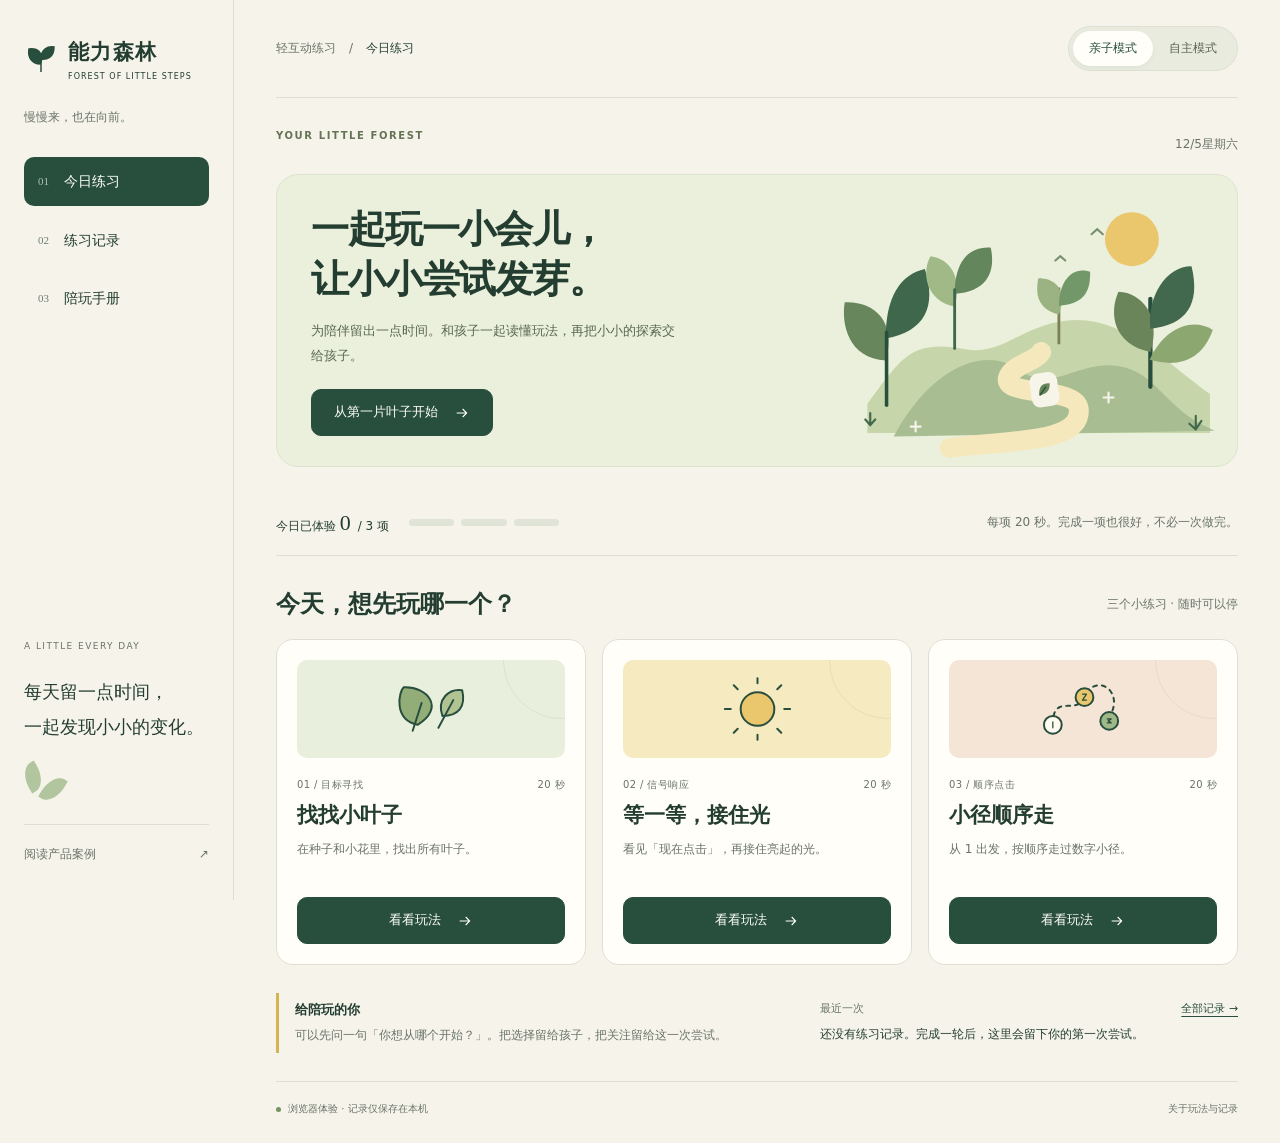
<file: demo/forest/index.html>
<!doctype html>
<html lang="zh-CN">
<head>
  <meta charset="utf-8">
  <meta name="viewport" content="width=device-width,initial-scale=1">
  <meta name="theme-color" content="#284E3D">
  <meta name="description" content="能力森林浏览器体验：三个短小游戏，清晰的玩法与真实的本次记录。">
  <title>能力森林 · 一起玩一小会儿</title>
  <link rel="icon" href="assets/forest.svg" type="image/svg+xml">
  <link rel="stylesheet" href="styles.css">
</head>
<body>
  <a class="skip-link" href="#main">跳到主要内容</a>
  <div class="workspace">
    <aside class="sidebar">
      <a class="brand" href="#today" aria-label="能力森林，今日练习"><span class="brand-mark" aria-hidden="true"><svg viewBox="0 0 32 32"><path d="M16 28V13M16 20C4 20 3 10 4 5c9-1 14 3 12 15ZM16 15C16 5 23 2 29 3c0 9-5 13-13 12Z"/></svg></span><span>能力森林<small>FOREST OF LITTLE STEPS</small></span></a>
      <p class="sidebar-caption">慢慢来，也在向前。</p>
      <nav class="main-nav" aria-label="主要导航">
        <a href="#today" data-nav="today"><span aria-hidden="true">01</span> 今日练习</a>
        <a href="#records" data-nav="records"><span aria-hidden="true">02</span> 练习记录</a>
        <a href="#guide" data-nav="guide"><span aria-hidden="true">03</span> 陪玩手册</a>
      </nav>
      <div class="sidebar-note"><span class="tiny-label">A LITTLE EVERY DAY</span><p>每天留一点时间，<br>一起发现小小的变化。</p><div class="note-leaves" aria-hidden="true"></div></div>
      <a class="case-link" href="../nengli-senlin.html">阅读产品案例 <span aria-hidden="true">↗</span></a>
    </aside>
    <div class="content-shell">
      <header class="topbar"><div class="location-label">轻互动练习 <span>/</span> <span id="page-label">今日练习</span></div><div class="mode-switch" role="group" aria-label="练习模式"><button type="button" data-mode="family" aria-pressed="true">亲子模式</button><button type="button" data-mode="solo" aria-pressed="false">自主模式</button></div></header>
      <div class="storage-banner" id="storage-banner" role="status" hidden></div>
      <main id="main" tabindex="-1"></main>
      <footer class="app-footer"><span><i aria-hidden="true"></i> 浏览器体验 · 记录仅保存在本机</span><a href="#guide">关于玩法与记录</a></footer>
    </div>
  </div>
  <dialog id="game-dialog" aria-labelledby="dialog-title"></dialog>
  <dialog id="clear-dialog" class="clear-dialog" aria-labelledby="clear-title"><div class="dialog-body"><p class="eyebrow">本机记录</p><h2 id="clear-title">清空所有练习记录？</h2><p>将删除这个浏览器里的记录和今日进度，无法恢复。</p><div class="button-row"><button class="button secondary" id="cancel-clear">保留记录</button><button class="button danger" id="confirm-clear">确认清空</button></div></div></dialog>
  <div class="sr-only" id="announcer" aria-live="polite" aria-atomic="true"></div>
  <noscript><p class="noscript">请开启 JavaScript 后体验小游戏。<a href="../nengli-senlin.html">查看产品案例</a></p></noscript>
  <script type="module" src="app.js"></script>
</body>
</html>
</file>
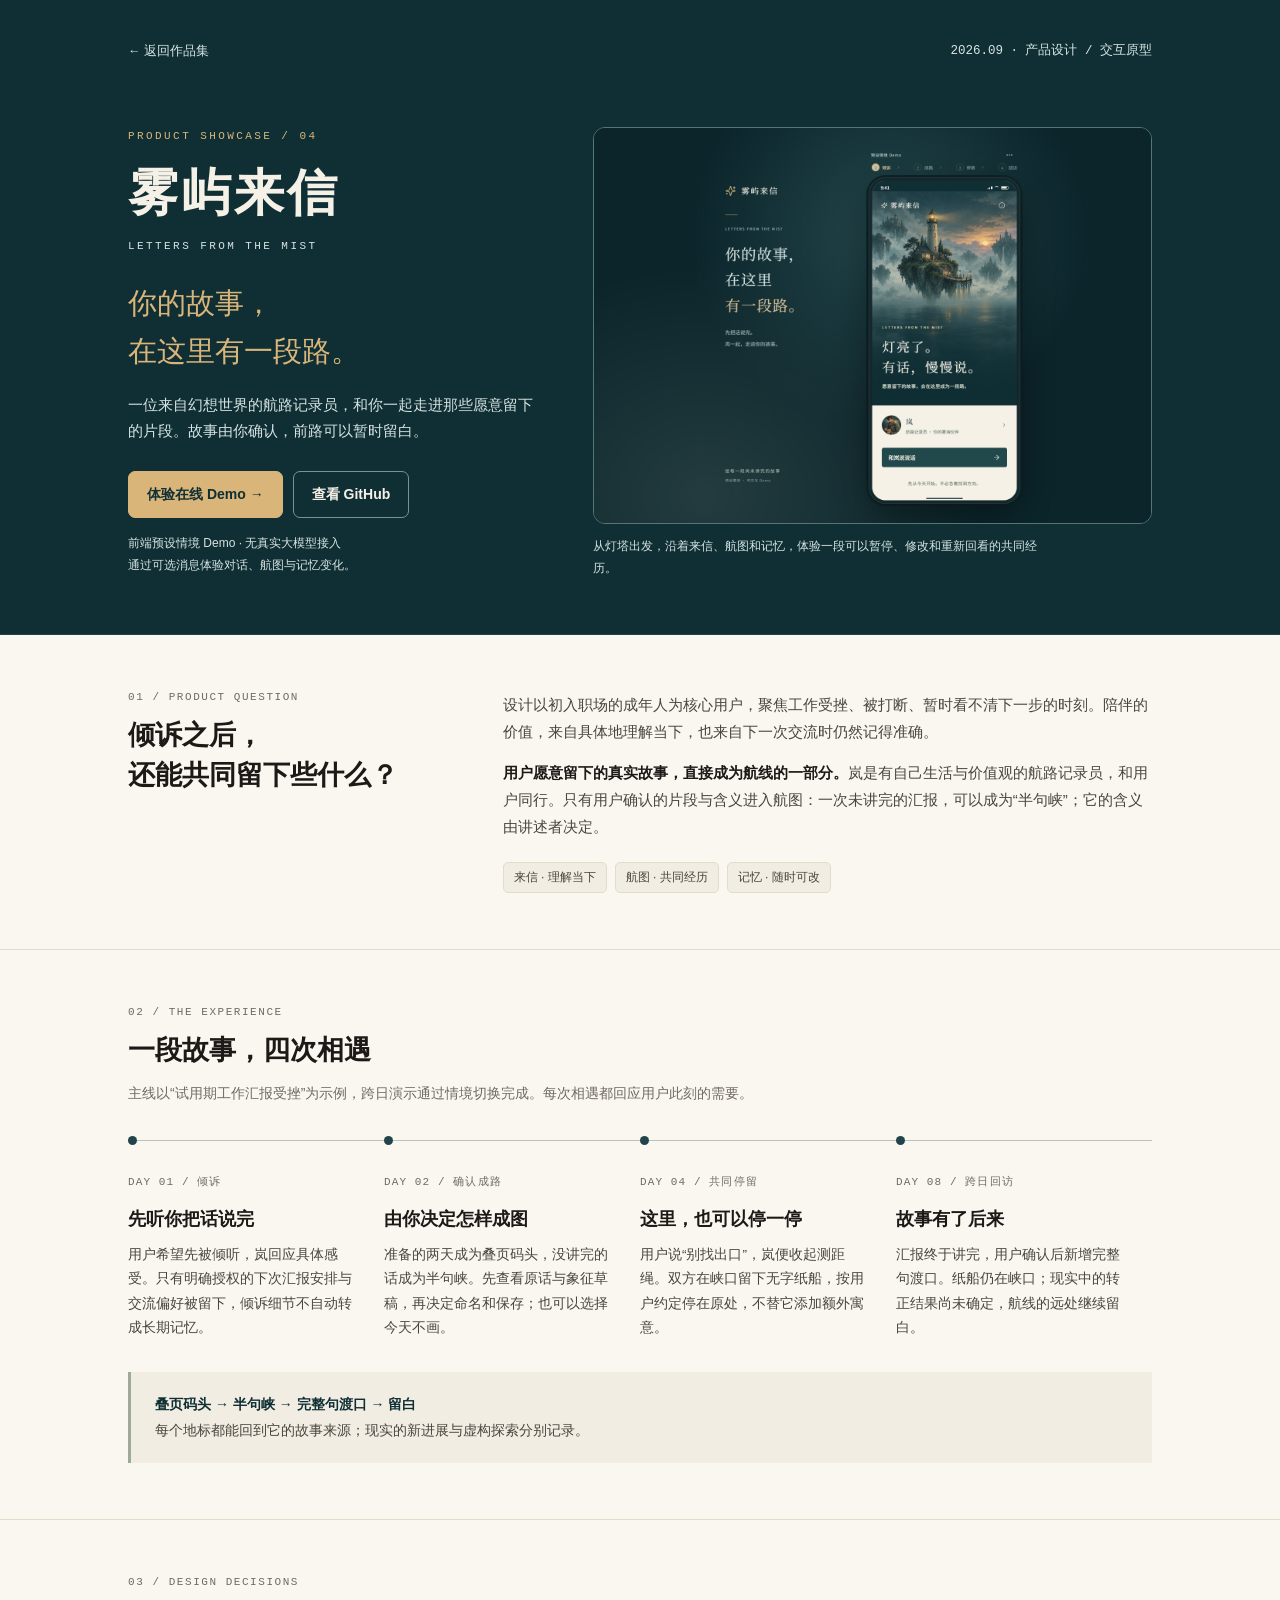
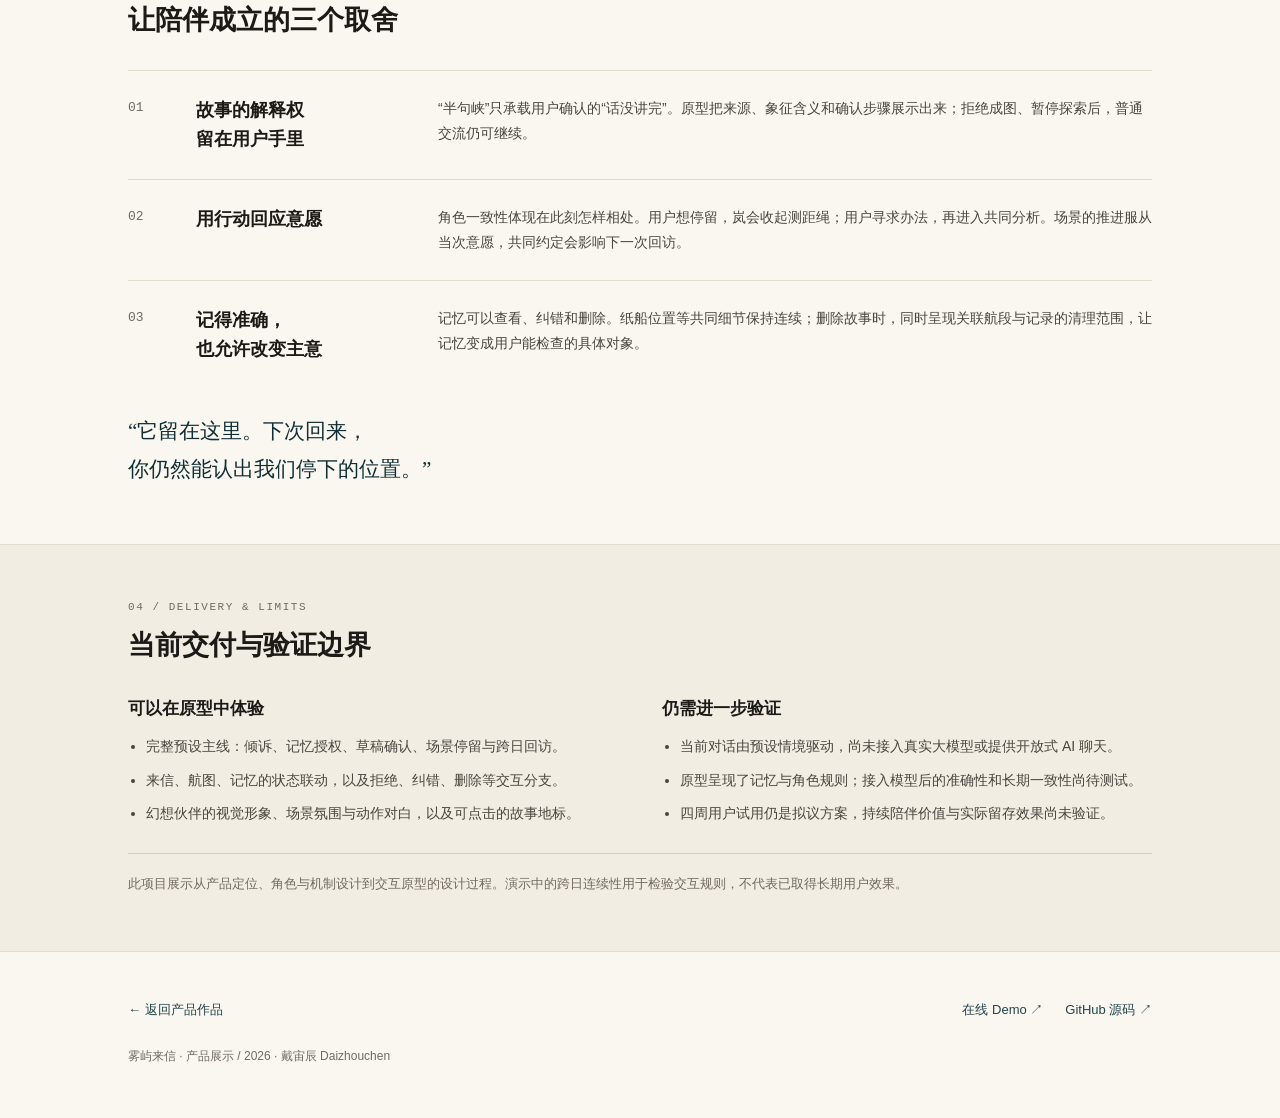
<file: demo/mist-island.html>
<!DOCTYPE html>
<html lang="zh-CN">
<head>
<meta charset="UTF-8"/>
<meta name="viewport" content="width=device-width, initial-scale=1.0"/>
<link rel="icon" href="../assets/favicon.svg" type="image/svg+xml"/>
<title>雾屿来信 · 产品展示 — 让故事成为一起走过的路</title>
<meta name="description" content="雾屿来信：面向初入职场成年人的幻想伙伴陪伴产品设计。用户愿意留下的故事成为航线，演示倾诉、确认成路、共同停留与跨日回访。前端预设情境原型，未接真实大模型。"/>
<style>
  :root{
    --ink:#1c1a17;--ink-soft:#4a453e;--muted:#716a60;--paper:#faf7f1;--paper-2:#f2ede3;--line:#e3dccd;
    --sea:#102f35;--sea-soft:#21444a;--mist:#d7e4e1;--gold:#d9b57a;--light:#f5f1e7;
    --serif:"Noto Serif SC","Source Han Serif SC","Songti SC",Georgia,serif;
    --sans:"Noto Sans SC","PingFang SC","Microsoft YaHei",-apple-system,sans-serif;
    --mono:"JetBrains Mono","SFMono-Regular",Consolas,monospace;
  }
  *{box-sizing:border-box;margin:0;padding:0}
  html{scroll-behavior:smooth}
  body{background:var(--paper);color:var(--ink);font-family:var(--sans);font-size:16px;line-height:1.8}
  a{color:var(--sea-soft);text-decoration:none}
  a:hover{text-decoration:underline}
  a:focus-visible{outline:3px solid #b47832;outline-offset:5px}
  .skip{position:absolute;left:20px;top:-90px;padding:10px 18px;background:var(--paper);color:var(--sea);z-index:10}
  .skip:focus{top:12px}
  .wrap{max-width:1080px;margin:0 auto;padding:0 28px}
  header{background:var(--sea);color:var(--light);padding:32px 0 54px;border-bottom:1px solid var(--sea-soft)}
  .topbar{display:flex;align-items:center;justify-content:space-between;gap:20px;margin-bottom:56px;font-size:12.5px}
  .topbar a{color:var(--mist);padding:8px 0}
  .edition{font-family:var(--mono);color:var(--mist);text-align:right}
  .hero{display:grid;grid-template-columns:minmax(0,.9fr) minmax(0,1.2fr);gap:46px;align-items:center}
  .eyebrow{font:11px var(--mono);letter-spacing:.22em;color:var(--gold);margin-bottom:20px}
  h1,h2,h3,.quote{font-family:var(--serif)}
  h1{font-size:clamp(36px,4.8vw,50px);line-height:1.25;letter-spacing:.06em;font-weight:600}
  h1 small{display:block;font:11px var(--mono);letter-spacing:.22em;color:var(--mist);margin-top:16px}
  .hero-line{font-family:var(--serif);font-size:clamp(22px,2.5vw,29px);line-height:1.65;color:var(--gold);margin:28px 0 16px}
  .lede{font-size:14.5px;color:var(--mist);max-width:420px}
  .cta-row{display:flex;flex-wrap:wrap;gap:10px;margin-top:27px}
  .btn{display:inline-flex;align-items:center;justify-content:center;min-height:44px;border:1px solid var(--gold);border-radius:7px;padding:10px 18px;color:var(--sea);background:var(--gold);font-size:14px;font-weight:600}
  .btn:hover{background:#e4c797;text-decoration:none}
  .btn.outline{color:var(--light);background:transparent;border-color:#79928f}
  .btn.outline:hover{background:var(--sea-soft)}
  .hero-note{font-size:12px;color:var(--mist);margin-top:15px;line-height:1.8}
  .preview{align-self:center;min-width:0}
  .preview a{display:block;border:1px solid #557774;border-radius:12px;overflow:hidden;background:var(--sea-soft)}
  .preview img{width:100%;height:auto;display:block}
  figcaption{font-size:12px;line-height:1.8;color:var(--mist);margin-top:12px;max-width:460px}
  .section{padding:56px 0;border-bottom:1px solid var(--line)}
  .intro{display:grid;grid-template-columns:.65fr 1.35fr;gap:62px}
  .section-label{font:11px var(--mono);letter-spacing:.14em;color:var(--muted);margin-bottom:12px}
  h2{font-size:27px;line-height:1.5;font-weight:600}
  .copy{color:var(--ink-soft);font-size:15px}
  .copy p+p{margin-top:14px}
  .copy strong{color:var(--ink)}
  .three-words{display:flex;flex-wrap:wrap;gap:8px;margin-top:22px}
  .chip{font-size:12px;background:var(--paper-2);border:1px solid var(--line);border-radius:5px;padding:4px 10px;color:var(--ink-soft)}
  .sub{font-size:14px;color:var(--muted);margin-top:10px;max-width:720px}
  .journey{list-style:none;display:grid;grid-template-columns:repeat(4,minmax(0,1fr));gap:0;margin-top:34px;border-top:1px solid #b6c4b9}
  .journey li{position:relative;padding:25px 24px 0 0}
  .journey li:before{content:"";width:9px;height:9px;border-radius:50%;background:var(--sea-soft);position:absolute;top:-5px;left:0}
  .day{font:11px var(--mono);letter-spacing:.1em;color:var(--muted)}
  .journey h3{font-size:18px;margin:8px 0}
  .journey p{font-size:13.5px;color:var(--ink-soft)}
  .route-note{margin-top:32px;padding:20px 24px;border-left:3px solid #9eaa99;background:var(--paper-2);font-size:14px;color:var(--ink-soft)}
  .route-note strong{color:var(--sea)}
  .choice-list{margin-top:30px}
  .choice{display:grid;grid-template-columns:46px 220px 1fr;gap:22px;padding:25px 0;border-top:1px solid var(--line)}
  .choice .n{font:13px var(--mono);color:var(--muted);padding-top:4px}
  .choice h3{font-size:18px;line-height:1.6}
  .choice p{font-size:14px;color:var(--ink-soft)}
  .quote{font-size:21px;color:var(--sea);line-height:1.8;margin-top:24px;max-width:730px}
  .delivery{background:var(--paper-2)}
  .boundary{display:grid;grid-template-columns:1fr 1fr;gap:44px;margin-top:28px}
  .boundary h3{font-size:17px;margin-bottom:10px}
  .boundary ul{padding-left:18px;font-size:14px;color:var(--ink-soft)}
  .boundary li+li{margin-top:8px}
  .boundary-note{margin-top:27px;font-size:13px;color:var(--muted);border-top:1px solid #d8cebb;padding-top:18px}
  footer{padding:38px 0 48px}
  .footer-row{display:flex;flex-wrap:wrap;align-items:center;justify-content:space-between;gap:20px}
  .footer-row a{font-size:13px;padding:8px 0}
  .footer-links{display:flex;flex-wrap:wrap;gap:22px}
  .fine{font-size:12px;color:var(--muted);margin-top:16px}
  @media(max-width:850px){
    .hero{grid-template-columns:1fr;gap:30px}.lede{max-width:640px}.preview{max-width:700px}.topbar{margin-bottom:34px}
    .intro{grid-template-columns:1fr;gap:22px}.journey{grid-template-columns:1fr 1fr;gap:30px 20px;border-top:0}
    .journey li{border-top:1px solid #b6c4b9}.choice{grid-template-columns:34px 190px 1fr;gap:14px}
  }
  @media(max-width:560px){
    .wrap{padding:0 22px}.topbar{align-items:flex-start}.edition{max-width:140px;font-size:11px}
    header{padding-bottom:34px}.section{padding:40px 0}.hero-line{font-size:24px}.journey{grid-template-columns:1fr;gap:28px}
    .journey li{padding:18px 0 0 0}.journey h3{font-size:19px}.journey p{font-size:14px}
    .choice{grid-template-columns:30px 1fr;gap:9px 13px}.choice p{grid-column:2}.boundary{grid-template-columns:1fr;gap:25px}
    .quote{font-size:20px}.route-note{padding:18px}.hero-note{font-size:12px}
  }
  @media(prefers-reduced-motion:reduce){html{scroll-behavior:auto}}
  @media print{header{background:#fff;color:#1c1a17}.hero-line,.lede,.topbar a,.edition,.hero-note,figcaption{color:#4a453e}.btn{color:#1c1a17}.choice,.journey li{break-inside:avoid}}
</style>
</head>
<body>
<a class="skip" href="#story">跳到产品介绍</a>
<header>
  <div class="wrap">
    <div class="topbar"><a href="../index.html#product-showcase">← 返回作品集</a><span class="edition">2026.09 · 产品设计 / 交互原型</span></div>
    <div class="hero">
      <div>
        <p class="eyebrow">PRODUCT SHOWCASE / 04</p>
        <h1>雾屿来信<small>LETTERS FROM THE MIST</small></h1>
        <p class="hero-line">你的故事，<br/>在这里有一段路。</p>
        <p class="lede">一位来自幻想世界的航路记录员，和你一起走进那些愿意留下的片段。故事由你确认，前路可以暂时留白。</p>
        <div class="cta-row"><a class="btn" href="https://daizhouchen.github.io/mist-island-demo/" target="_blank" rel="noopener">体验在线 Demo →</a><a class="btn outline" href="https://github.com/daizhouchen/mist-island-demo" target="_blank" rel="noopener">查看 GitHub</a></div>
        <p class="hero-note">前端预设情境 Demo · 无真实大模型接入<br/>通过可选消息体验对话、航图与记忆变化。</p>
      </div>
      <figure class="preview">
        <a href="https://daizhouchen.github.io/mist-island-demo/" target="_blank" rel="noopener" aria-label="打开雾屿来信在线交互原型"><img src="../assets/mist-island-preview.png" alt="雾屿来信原型预览：在雾海与灯塔之间，让用户故事形成可回访的航线"/></a>
        <figcaption>从灯塔出发，沿着来信、航图和记忆，体验一段可以暂停、修改和重新回看的共同经历。</figcaption>
      </figure>
    </div>
  </div>
</header>
<main id="story">
  <section class="section">
    <div class="wrap intro">
      <div><p class="section-label">01 / PRODUCT QUESTION</p><h2>倾诉之后，<br/>还能共同留下些什么？</h2></div>
      <div class="copy">
        <p>设计以初入职场的成年人为核心用户，聚焦工作受挫、被打断、暂时看不清下一步的时刻。陪伴的价值，来自具体地理解当下，也来自下一次交流时仍然记得准确。</p>
        <p><strong>用户愿意留下的真实故事，直接成为航线的一部分。</strong>岚是有自己生活与价值观的航路记录员，和用户同行。只有用户确认的片段与含义进入航图：一次未讲完的汇报，可以成为“半句峡”；它的含义由讲述者决定。</p>
        <div class="three-words"><span class="chip">来信 · 理解当下</span><span class="chip">航图 · 共同经历</span><span class="chip">记忆 · 随时可改</span></div>
      </div>
    </div>
  </section>
  <section class="section">
    <div class="wrap">
      <p class="section-label">02 / THE EXPERIENCE</p><h2>一段故事，四次相遇</h2>
      <p class="sub">主线以“试用期工作汇报受挫”为示例，跨日演示通过情境切换完成。每次相遇都回应用户此刻的需要。</p>
      <ol class="journey">
        <li><span class="day">DAY 01 / 倾诉</span><h3>先听你把话说完</h3><p>用户希望先被倾听，岚回应具体感受。只有明确授权的下次汇报安排与交流偏好被留下，倾诉细节不自动转成长期记忆。</p></li>
        <li><span class="day">DAY 02 / 确认成路</span><h3>由你决定怎样成图</h3><p>准备的两天成为叠页码头，没讲完的话成为半句峡。先查看原话与象征草稿，再决定命名和保存；也可以选择今天不画。</p></li>
        <li><span class="day">DAY 04 / 共同停留</span><h3>这里，也可以停一停</h3><p>用户说“别找出口”，岚便收起测距绳。双方在峡口留下无字纸船，按用户约定停在原处，不替它添加额外寓意。</p></li>
        <li><span class="day">DAY 08 / 跨日回访</span><h3>故事有了后来</h3><p>汇报终于讲完，用户确认后新增完整句渡口。纸船仍在峡口；现实中的转正结果尚未确定，航线的远处继续留白。</p></li>
      </ol>
      <p class="route-note"><strong>叠页码头 → 半句峡 → 完整句渡口 → 留白</strong><br/>每个地标都能回到它的故事来源；现实的新进展与虚构探索分别记录。</p>
    </div>
  </section>
  <section class="section">
    <div class="wrap">
      <p class="section-label">03 / DESIGN DECISIONS</p><h2>让陪伴成立的三个取舍</h2>
      <div class="choice-list">
        <article class="choice"><span class="n">01</span><h3>故事的解释权<br/>留在用户手里</h3><p>“半句峡”只承载用户确认的“话没讲完”。原型把来源、象征含义和确认步骤展示出来；拒绝成图、暂停探索后，普通交流仍可继续。</p></article>
        <article class="choice"><span class="n">02</span><h3>用行动回应意愿</h3><p>角色一致性体现在此刻怎样相处。用户想停留，岚会收起测距绳；用户寻求办法，再进入共同分析。场景的推进服从当次意愿，共同约定会影响下一次回访。</p></article>
        <article class="choice"><span class="n">03</span><h3>记得准确，<br/>也允许改变主意</h3><p>记忆可以查看、纠错和删除。纸船位置等共同细节保持连续；删除故事时，同时呈现关联航段与记录的清理范围，让记忆变成用户能检查的具体对象。</p></article>
      </div>
      <p class="quote">“它留在这里。下次回来，<br/>你仍然能认出我们停下的位置。”</p>
    </div>
  </section>
  <section class="section delivery">
    <div class="wrap">
      <p class="section-label">04 / DELIVERY &amp; LIMITS</p><h2>当前交付与验证边界</h2>
      <div class="boundary">
        <div><h3>可以在原型中体验</h3><ul><li>完整预设主线：倾诉、记忆授权、草稿确认、场景停留与跨日回访。</li><li>来信、航图、记忆的状态联动，以及拒绝、纠错、删除等交互分支。</li><li>幻想伙伴的视觉形象、场景氛围与动作对白，以及可点击的故事地标。</li></ul></div>
        <div><h3>仍需进一步验证</h3><ul><li>当前对话由预设情境驱动，尚未接入真实大模型或提供开放式 AI 聊天。</li><li>原型呈现了记忆与角色规则；接入模型后的准确性和长期一致性尚待测试。</li><li>四周用户试用仍是拟议方案，持续陪伴价值与实际留存效果尚未验证。</li></ul></div>
      </div>
      <p class="boundary-note">此项目展示从产品定位、角色与机制设计到交互原型的设计过程。演示中的跨日连续性用于检验交互规则，不代表已取得长期用户效果。</p>
    </div>
  </section>
</main>
<footer><div class="wrap"><div class="footer-row"><a href="../index.html#product-showcase">← 返回产品作品</a><div class="footer-links"><a href="https://daizhouchen.github.io/mist-island-demo/" target="_blank" rel="noopener">在线 Demo ↗</a><a href="https://github.com/daizhouchen/mist-island-demo" target="_blank" rel="noopener">GitHub 源码 ↗</a></div></div><p class="fine">雾屿来信 · 产品展示 / 2026 · 戴宙辰 Daizhouchen</p></div></footer>
</body>
</html>
</file>
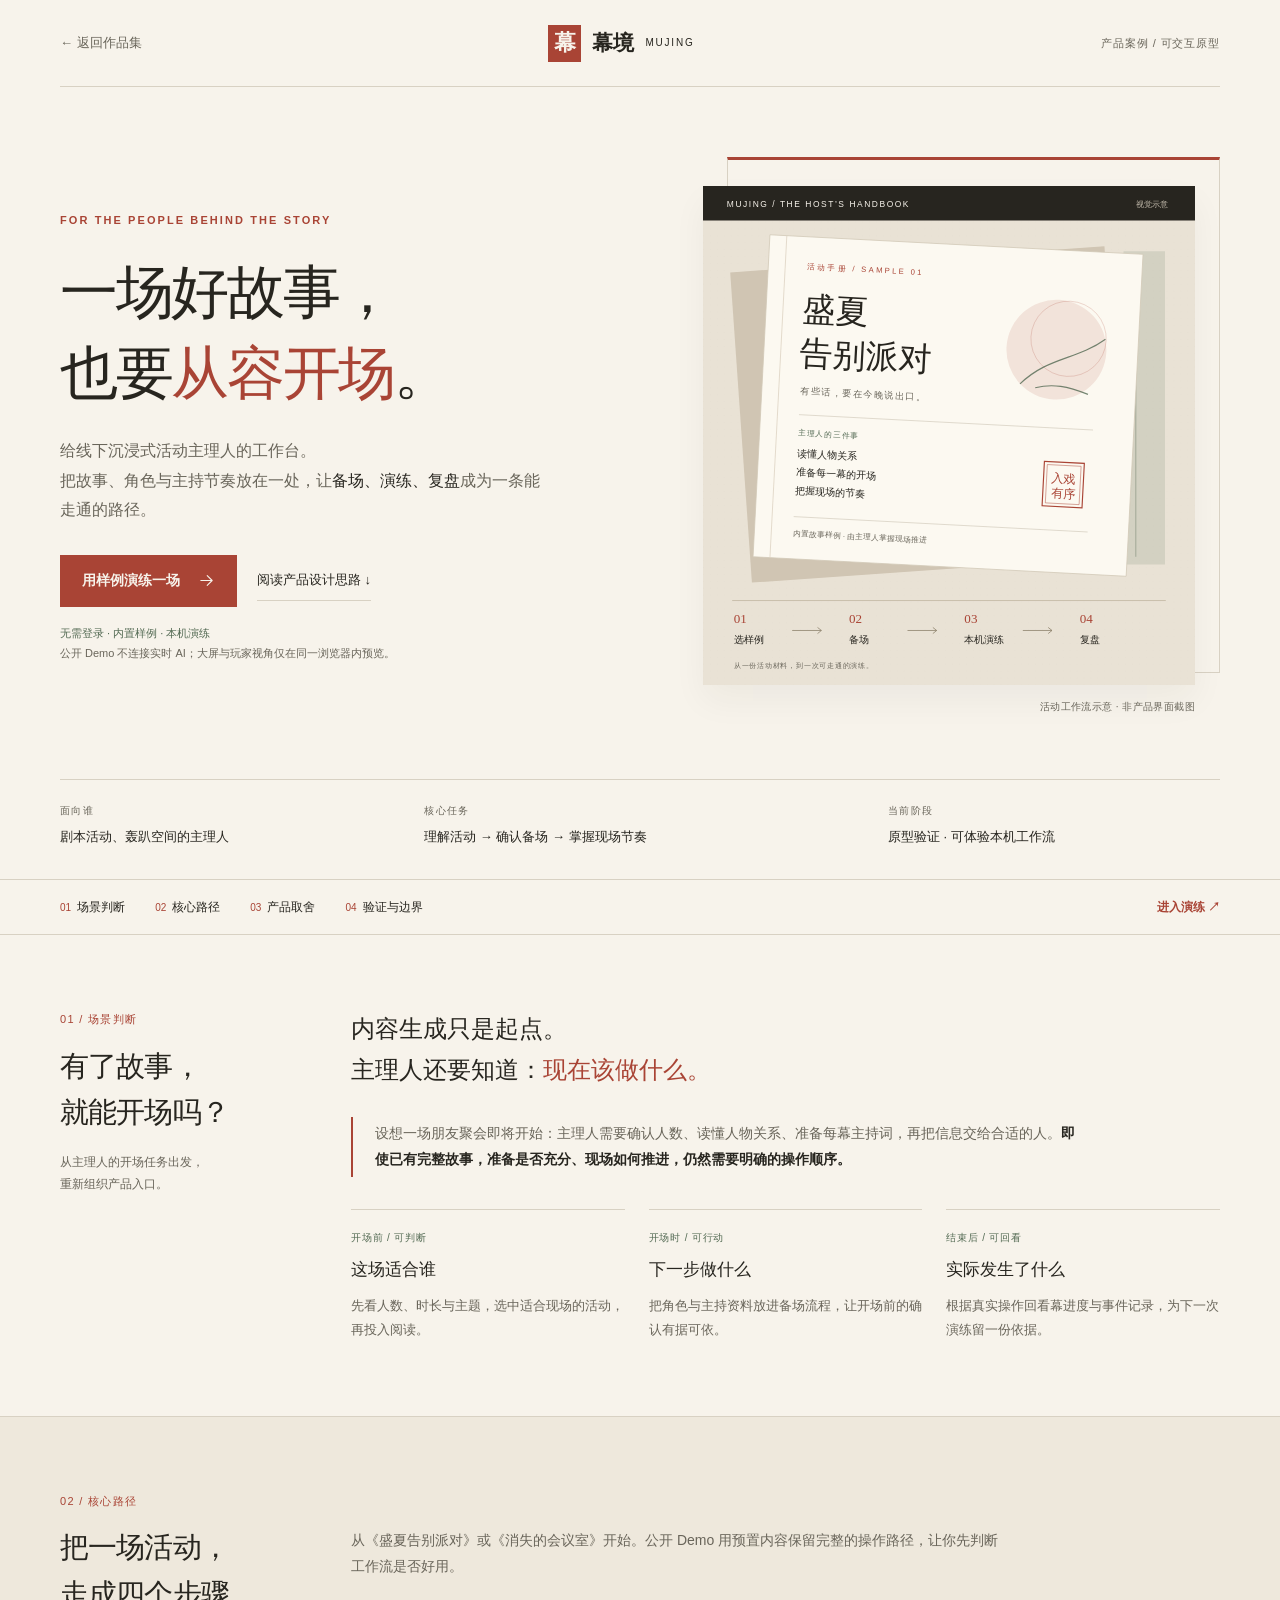
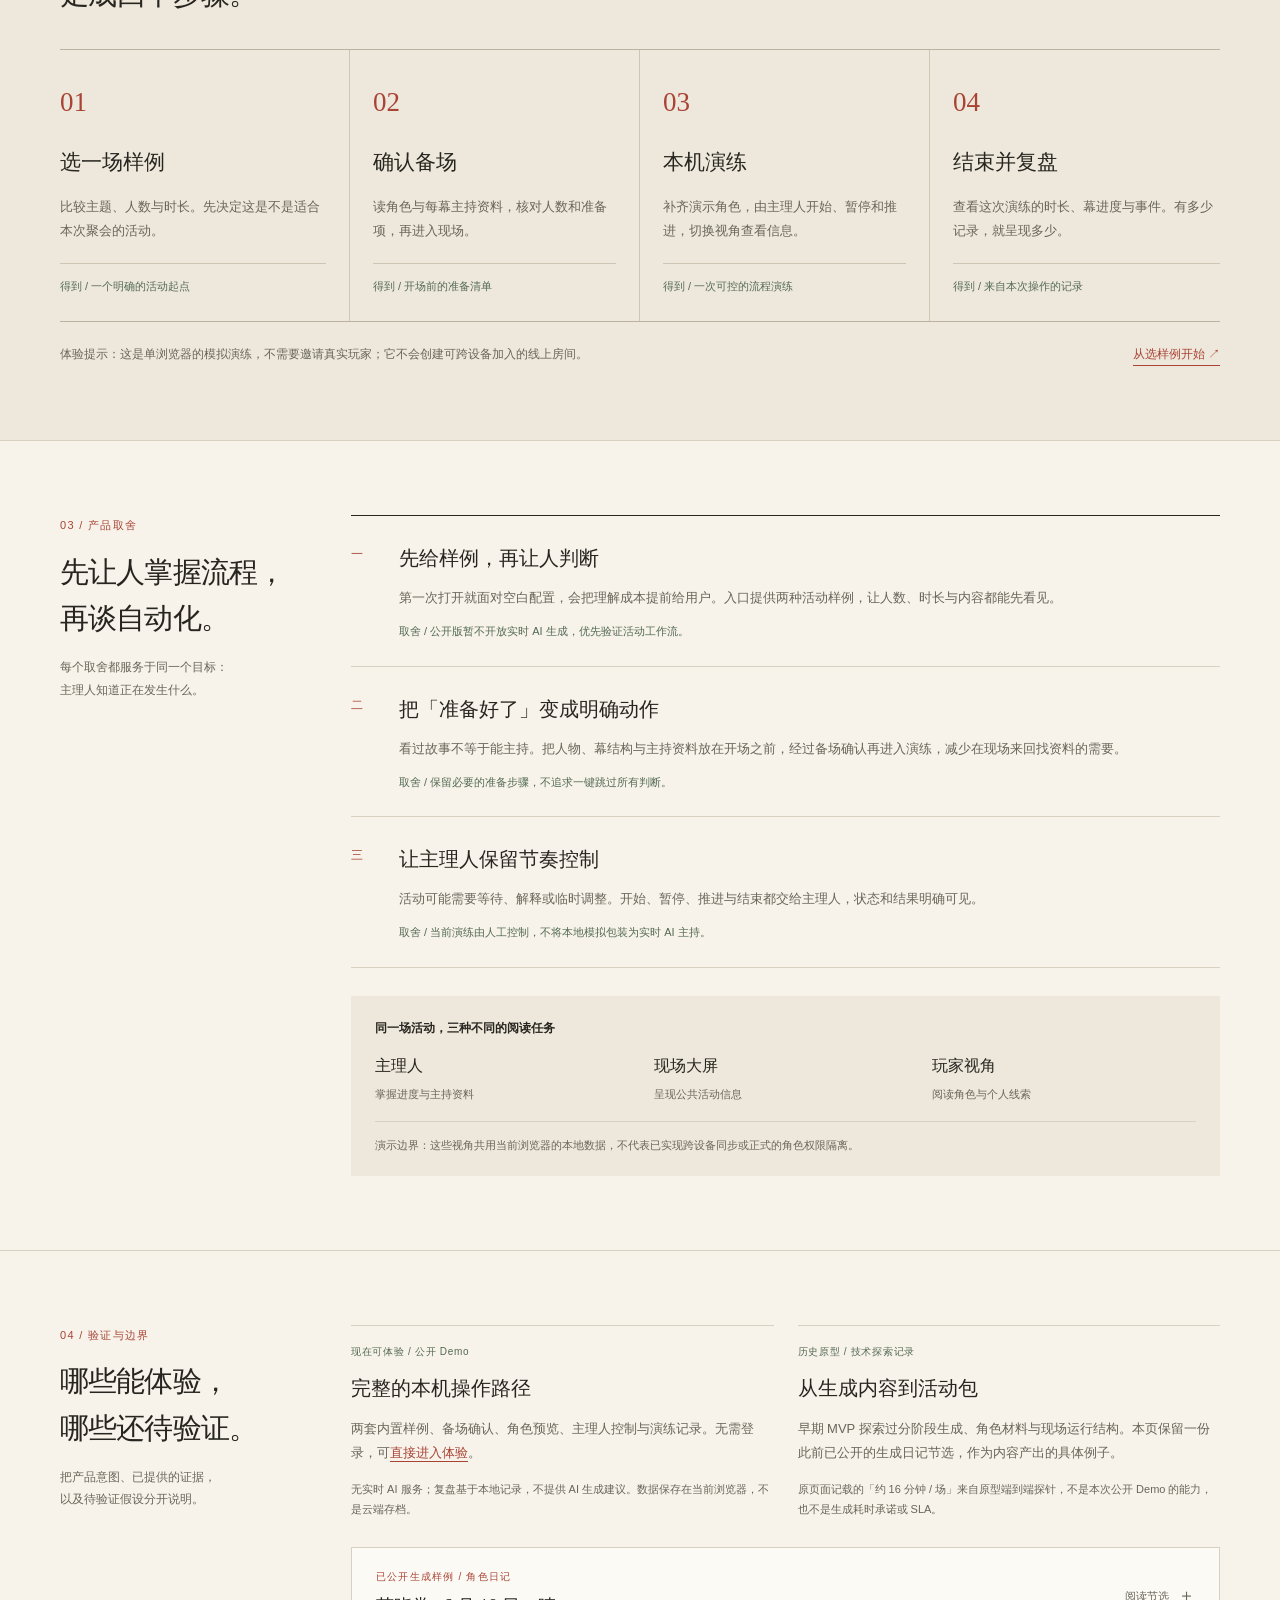
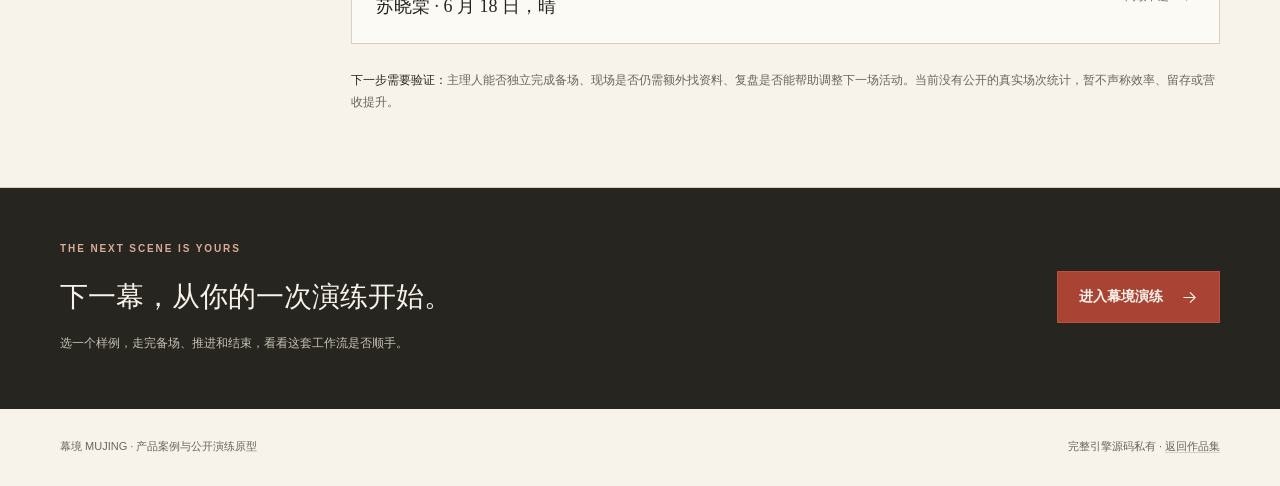
<file: demo/mujing.html>
<!DOCTYPE html>
<html lang="zh-CN">
<head>
  <meta charset="UTF-8"/>
  <meta name="viewport" content="width=device-width, initial-scale=1.0"/>
  <meta name="theme-color" content="#F7F3EB"/>
  <link rel="icon" href="../assets/favicon.svg" type="image/svg+xml"/>
  <title>幕境 Mujing — 从备场到复盘的沉浸式活动工作台</title>
  <meta name="description" content="幕境产品案例：面向线下活动主理人的备场、演练与复盘工作台。了解场景判断、产品取舍与验证边界，使用内置样例体验本机演练。"/>
  <style>
    :root{--paper:#F7F3EB;--paper-deep:#EEE8DC;--ink:#27251F;--muted:#69655A;--line:#D8D1C3;--red:#A94435;--green:#536A53;--serif:"Noto Serif SC","Songti SC","SimSun",serif;--sans:"Noto Sans SC","Microsoft YaHei",sans-serif}
    *{box-sizing:border-box}html{scroll-behavior:smooth;scroll-padding-top:90px}body{margin:0;background:var(--paper);color:var(--ink);font-family:var(--sans);font-size:15px;line-height:1.85}a{color:inherit;text-decoration:none}a:hover{color:var(--red)}a:focus-visible,summary:focus-visible{outline:3px solid var(--green);outline-offset:5px}h1,h2,h3,p{margin:0}h1,h2,h3{font-family:var(--serif)}button,a,summary{-webkit-tap-highlight-color:transparent}.wrap{width:min(1160px,calc(100% - 80px));margin:0 auto}.skip{position:fixed;left:20px;top:-90px;z-index:20;padding:10px 20px;background:var(--ink);color:var(--paper)}.skip:focus{top:10px}.topbar{min-height:87px;display:flex;align-items:center;justify-content:space-between;gap:20px;border-bottom:1px solid var(--line)}.back{font-size:13px;color:var(--muted)}.brand{display:flex;align-items:center;gap:11px;font-family:var(--serif);font-size:21px;font-weight:700}.seal{display:grid;place-items:center;width:33px;height:37px;background:var(--red);color:var(--paper);font-size:22px;line-height:1}.brand small{font-family:var(--sans);font-size:10px;letter-spacing:.18em;font-weight:400}.edition{font-size:11px;color:var(--muted);letter-spacing:.08em}.hero{display:grid;grid-template-columns:1.12fr 1fr;gap:65px;align-items:center;padding:70px 0 62px}.eyebrow{font-size:11px;color:var(--red);letter-spacing:.19em;font-weight:600;text-transform:uppercase}.hero h1{font-size:clamp(38px,4.6vw,58px);line-height:1.4;font-weight:500;letter-spacing:-.04em;margin:21px 0 22px}.hero h1 span{color:var(--red)}.hero-copy>p{max-width:485px;font-size:16px;color:var(--muted)}.hero-copy>p strong{font-weight:500;color:var(--ink)}.buttons{display:flex;gap:20px;flex-wrap:wrap;align-items:center;margin-top:30px}.button{display:inline-flex;justify-content:center;align-items:center;gap:18px;padding:12px 21px;border:1px solid var(--red);background:var(--red);color:var(--paper);font-size:14px;font-weight:600;transition:background .18s,transform .18s}.button:hover{color:var(--paper);background:#853528;transform:translateY(-2px)}.text-link{font-size:13px;border-bottom:1px solid var(--line);padding:8px 0}.arrow{width:17px;height:17px;fill:none;stroke:currentColor;stroke-width:1.5;stroke-linecap:round;stroke-linejoin:round;flex-shrink:0}.demo-note{font-size:11px;color:var(--muted);line-height:1.8;margin-top:17px;max-width:435px}.demo-note strong{color:var(--green);font-weight:500}.hero-art{position:relative;margin:0;padding:29px 25px 0 0}.hero-art:before{content:"";position:absolute;inset:0 0 44px 24px;border:1px solid var(--line);border-top:3px solid var(--red)}.hero-art img{display:block;width:100%;height:auto;position:relative;box-shadow:0 16px 32px #27251F0C}.hero-art figcaption{position:relative;margin:13px 0 0 24px;font-size:10px;color:var(--muted);text-align:right;letter-spacing:.04em}.brief{display:grid;grid-template-columns:1fr 1.3fr 1fr;border-top:1px solid var(--line);padding:22px 0 30px;gap:32px}.brief dt{font-size:10px;letter-spacing:.14em;color:var(--muted);margin-bottom:5px}.brief dd{font-size:13px;margin:0}.brief dl{margin:0}.section-nav{position:sticky;top:0;z-index:10;border-block:1px solid var(--line);background:rgba(247,243,235,.97)}.section-nav .wrap{display:flex;align-items:center;justify-content:space-between;gap:20px}.section-nav .links{display:flex;gap:30px;overflow-x:auto;scrollbar-width:none}.section-nav a{white-space:nowrap;font-size:12px;padding:16px 0;display:block}.section-nav a span{font-size:10px;color:var(--red);margin-right:6px}.section-nav .nav-cta{color:var(--red);font-weight:600;flex-shrink:0}.case-section{padding:74px 0;border-bottom:1px solid var(--line)}.section-grid{display:grid;grid-template-columns:235px 1fr;gap:56px}.section-label{font-size:11px;letter-spacing:.12em;color:var(--red);margin-bottom:13px}.section-heading h2{font-size:29px;font-weight:500;line-height:1.6;letter-spacing:-.03em}.section-heading>p{font-size:12px;color:var(--muted);margin-top:15px;max-width:205px}.section-intro{font-family:var(--serif);font-size:24px;line-height:1.7;margin-bottom:26px}.section-intro em{font-style:normal;color:var(--red)}.scenario{border-left:2px solid var(--red);padding:4px 0 4px 22px;color:var(--muted);font-size:14px;max-width:735px}.scenario strong{color:var(--ink);font-weight:600}.needs{display:grid;grid-template-columns:repeat(3,1fr);gap:24px;margin-top:32px}.needs article{border-top:1px solid var(--line);padding-top:19px}.needs .overline{font-size:10px;letter-spacing:.08em;color:var(--green)}.needs h3{font-size:17px;font-weight:500;margin:7px 0 8px}.needs p{font-size:13px;color:var(--muted)}.flow-section{background:var(--paper-deep)}.flow-section .section-grid{margin-bottom:32px}.flow-lede{font-size:14px;color:var(--muted);align-self:center;max-width:660px}.flow{list-style:none;padding:0;margin:0;display:grid;grid-template-columns:repeat(4,1fr);border-top:1px solid #BBB2A1;border-bottom:1px solid #BBB2A1}.flow li{padding:28px 23px 25px;border-right:1px solid #CFC5B5}.flow li:first-child{padding-left:0}.flow li:last-child{border-right:0;padding-right:0}.step-number{font-family:var(--serif);color:var(--red);font-size:27px}.flow h3{font-size:21px;font-weight:500;margin:15px 0 13px}.flow p{font-size:13px;color:var(--muted);margin-bottom:20px}.flow .outcome{border-top:1px solid #CFC5B5;padding-top:12px;font-size:11px;color:var(--green);margin-bottom:0}.flow-foot{display:flex;justify-content:space-between;gap:24px;margin-top:21px;font-size:12px;color:var(--muted)}.flow-foot a{color:var(--red);border-bottom:1px solid var(--red);white-space:nowrap;align-self:flex-start}.decisions{border-top:1px solid var(--ink)}.decision{display:grid;grid-template-columns:32px 1fr;gap:16px;border-bottom:1px solid var(--line);padding:24px 0}.decision-number{font-size:12px;color:var(--red);padding-top:3px}.decision h3{font-size:20px;font-weight:500;margin-bottom:9px}.decision p{font-size:13px;color:var(--muted)}.decision .choice{margin-top:11px;font-size:11px;color:var(--green)}.view-strip{margin-top:28px;padding:21px 24px;background:var(--paper-deep)}.view-strip h3{font-family:var(--sans);font-size:12px;font-weight:600;margin-bottom:12px}.views{display:grid;grid-template-columns:repeat(3,1fr);gap:15px}.views dt{font-family:var(--serif);font-size:16px;margin-bottom:4px}.views dd{font-size:11px;color:var(--muted);margin:0}.views dl{margin:0}.boundary{margin-top:16px;font-size:11px;color:var(--muted);border-top:1px solid var(--line);padding-top:13px}.evidence-grid{display:grid;grid-template-columns:1fr 1fr;gap:24px}.evidence-item{padding-top:17px;border-top:1px solid var(--line)}.evidence-state{font-size:10px;letter-spacing:.07em;color:var(--green)}.evidence-item h3{font-size:20px;font-weight:500;margin:8px 0 10px}.evidence-item p{font-size:13px;color:var(--muted)}.evidence-item .small{font-size:11px;margin-top:14px}.evidence-item a{text-decoration:underline;text-underline-offset:4px;color:var(--red)}.sample{margin-top:28px;border:1px solid var(--line);background:#FCFAF5}.sample summary{list-style:none;cursor:pointer;padding:20px 24px;display:flex;justify-content:space-between;gap:20px;align-items:center}.sample summary::-webkit-details-marker{display:none}.sample summary .sample-type{font-size:10px;color:var(--red);letter-spacing:.12em;display:block;margin-bottom:3px}.sample summary strong{font-family:var(--serif);font-size:18px;font-weight:500}.sample .expand{font-size:11px;color:var(--muted);white-space:nowrap}.sample .expand:after{content:"＋";font-size:17px;vertical-align:-1px;margin-left:9px}.sample[open] .expand:after{content:"−"}.sample-content{border-top:1px solid var(--line);padding:24px;max-width:760px}.sample-meta{font-size:11px;color:var(--muted);margin-bottom:19px}.sample blockquote{margin:0}.sample blockquote p{font-family:var(--serif);font-size:15px;line-height:2.1;margin-bottom:15px}.sample-cap{font-size:11px;color:var(--muted);border-top:1px dashed var(--line);padding-top:16px}.validation-note{font-size:12px;color:var(--muted);margin-top:25px}.validation-note strong{color:var(--ink);font-weight:500}.closing{padding:52px 0 55px;background:var(--ink);color:var(--paper)}.closing .wrap{display:flex;align-items:center;justify-content:space-between;gap:40px}.closing .eyebrow{color:#D9AB99;font-size:10px}.closing h2{font-size:28px;font-weight:500;margin:12px 0 9px}.closing p{font-size:12px;color:#C6C1B5}.closing .button{border-color:#B95242;flex-shrink:0}.footer{display:flex;justify-content:space-between;gap:25px;padding:27px 0 30px;font-size:11px;color:var(--muted)}.footer a{border-bottom:1px solid var(--line)}
    @media(min-width:1400px){.hero{padding-top:82px;padding-bottom:76px}}
    @media(max-width:1000px){.wrap{width:calc(100% - 56px)}.hero{gap:35px}.hero h1{font-size:43px}.section-grid{grid-template-columns:185px 1fr;gap:35px}.section-heading h2{font-size:25px}.flow li{padding-inline:16px}.needs{gap:17px}.section-nav .links{gap:20px}}
    @media(max-width:760px){html{scroll-padding-top:68px}.wrap{width:calc(100% - 40px)}.topbar{min-height:72px}.brand{font-size:18px}.brand small{display:none}.edition{display:none}.hero{grid-template-columns:1fr;padding:44px 0 34px;gap:32px}.hero h1{font-size:42px;margin-top:15px}.hero-copy>p{font-size:14px;max-width:none}.hero-art{max-width:470px;width:100%;justify-self:center;padding:18px 18px 0 0}.hero-art:before{inset:0 0 40px 18px}.hero-art figcaption{font-size:9px}.brief{grid-template-columns:1fr;gap:16px;padding:21px 0 25px}.brief dl{display:grid;grid-template-columns:73px 1fr;gap:10px}.brief dt{margin:2px 0 0;font-size:10px}.brief dd{font-size:12px}.section-nav .wrap{width:100%;padding:0 20px}.section-nav .links{gap:22px}.section-nav a{padding:13px 0;font-size:11px}.section-nav .nav-cta{display:none}.case-section{padding:44px 0}.section-grid{grid-template-columns:1fr;gap:24px}.section-heading h2{font-size:27px}.section-heading h2 br{display:none}#decisions .section-heading h2 br{display:initial}.section-heading>p{max-width:none;margin-top:8px}.section-label{margin-bottom:7px;font-size:10px}.section-intro{font-size:22px;margin-bottom:20px}.scenario{padding-left:16px;font-size:13px}.needs{grid-template-columns:1fr;gap:19px;margin-top:25px}.needs article{display:grid;grid-template-columns:96px 1fr;column-gap:15px;padding-top:15px}.needs .overline{grid-column:1/-1;margin-bottom:5px}.needs h3{margin:0;font-size:16px}.needs p{font-size:12px}.flow{grid-template-columns:1fr 1fr}.flow li{padding:23px 16px 22px!important}.flow li:nth-child(even){border-right:0}.flow li:nth-child(-n+2){border-bottom:1px solid #CFC5B5}.flow h3{font-size:20px;margin:10px 0}.flow p{font-size:12px}.flow .outcome{font-size:10px}.step-number{font-size:24px}.flow-foot{display:block;font-size:11px}.flow-foot a{display:inline-block;margin-top:13px}.decision{padding:19px 0;grid-template-columns:23px 1fr;gap:10px}.decision h3{font-size:18px}.decision p{font-size:12px}.view-strip{padding:20px 17px}.views{gap:10px}.views dt{font-size:15px}.views dd{font-size:10px}.boundary{font-size:10px}.evidence-grid{gap:24px;grid-template-columns:1fr}.evidence-item p{font-size:12px}.sample summary{padding:17px;gap:13px}.sample summary strong{font-size:16px}.sample .expand{font-size:10px}.sample-content{padding:20px 17px}.sample blockquote p{font-size:14px}.closing{padding:38px 0}.closing .wrap{display:block}.closing h2{font-size:26px}.closing .button{margin-top:22px}.footer{display:block;padding:23px 0}.footer p+ p{margin-top:10px}}
    @media(max-width:370px){.hero h1{font-size:36px}.buttons{gap:13px}.button{font-size:13px;padding:12px 17px}.text-link{font-size:12px}.section-nav .links{gap:11px}.section-nav a{font-size:10px}.section-nav a span{font-size:9px;margin-right:4px}.views{grid-template-columns:1fr}.views dl{display:grid;grid-template-columns:90px 1fr}.flow li{padding-inline:12px!important}.sample summary{align-items:flex-start}.sample .expand{padding-top:18px}}
    @media(prefers-reduced-motion:reduce){html{scroll-behavior:auto}*{transition:none!important}}
  </style>
</head>
<body>
  <a class="skip" href="#main">跳转到案例正文</a>
  <header class="wrap">
    <div class="topbar">
      <a class="back" href="../index.html#product-showcase">← 返回作品集</a>
      <a class="brand" href="#" aria-label="幕境，返回页首"><span class="seal" aria-hidden="true">幕</span>幕境 <small>MUJING</small></a>
      <span class="edition">产品案例 / 可交互原型</span>
    </div>
    <div class="hero">
      <div class="hero-copy">
        <div class="eyebrow">For the people behind the story</div>
        <h1>一场好故事，<br/>也要<span>从容开场</span>。</h1>
        <p>给线下沉浸式活动主理人的工作台。<br/>把故事、角色与主持节奏放在一处，让<strong>备场、演练、复盘</strong>成为一条能走通的路径。</p>
        <div class="buttons">
          <a class="button" href="https://daizhouchen.github.io/mujing-demo/">用样例演练一场 <svg class="arrow" viewBox="0 0 24 24" aria-hidden="true"><path d="M4 12h16m-7-7 7 7-7 7"/></svg></a>
          <a class="text-link" href="#approach">阅读产品设计思路 ↓</a>
        </div>
        <div class="demo-note"><strong>无需登录 · 内置样例 · 本机演练</strong><br/>公开 Demo 不连接实时 AI；大屏与玩家视角仅在同一浏览器内预览。</div>
      </div>
      <figure class="hero-art">
        <img src="../assets/mujing-stage.svg" alt="幕境活动手册示意：盛夏告别派对，按选样例、备场、本机演练、复盘四步展开" width="640" height="650" fetchpriority="high"/>
        <figcaption>活动工作流示意 · 非产品界面截图</figcaption>
      </figure>
    </div>
    <div class="brief" aria-label="产品概要">
      <dl><dt>面向谁</dt><dd>剧本活动、轰趴空间的主理人</dd></dl>
      <dl><dt>核心任务</dt><dd>理解活动 → 确认备场 → 掌握现场节奏</dd></dl>
      <dl><dt>当前阶段</dt><dd>原型验证 · 可体验本机工作流</dd></dl>
    </div>
  </header>
  <nav class="section-nav" aria-label="案例章节">
    <div class="wrap">
      <div class="links"><a href="#approach"><span>01</span>场景判断</a><a href="#workflow"><span>02</span>核心路径</a><a href="#decisions"><span>03</span>产品取舍</a><a href="#evidence"><span>04</span>验证与边界</a></div>
      <a class="nav-cta" href="https://daizhouchen.github.io/mujing-demo/">进入演练 ↗</a>
    </div>
  </nav>
  <main id="main">
    <section class="case-section" id="approach">
      <div class="wrap section-grid">
        <div class="section-heading"><div class="section-label">01 / 场景判断</div><h2>有了故事，<br/>就能开场吗？</h2><p>从主理人的开场任务出发，<br/>重新组织产品入口。</p></div>
        <div>
          <p class="section-intro">内容生成只是起点。<br/>主理人还要知道：<em>现在该做什么。</em></p>
          <p class="scenario">设想一场朋友聚会即将开始：主理人需要确认人数、读懂人物关系、准备每幕主持词，再把信息交给合适的人。<strong>即使已有完整故事，准备是否充分、现场如何推进，仍然需要明确的操作顺序。</strong></p>
          <div class="needs">
            <article><div class="overline">开场前 / 可判断</div><h3>这场适合谁</h3><p>先看人数、时长与主题，选中适合现场的活动，再投入阅读。</p></article>
            <article><div class="overline">开场时 / 可行动</div><h3>下一步做什么</h3><p>把角色与主持资料放进备场流程，让开场前的确认有据可依。</p></article>
            <article><div class="overline">结束后 / 可回看</div><h3>实际发生了什么</h3><p>根据真实操作回看幕进度与事件记录，为下一次演练留一份依据。</p></article>
          </div>
        </div>
      </div>
    </section>
    <section class="case-section flow-section" id="workflow">
      <div class="wrap">
        <div class="section-grid"><div class="section-heading"><div class="section-label">02 / 核心路径</div><h2>把一场活动，<br/>走成四个步骤。</h2></div><p class="flow-lede">从《盛夏告别派对》或《消失的会议室》开始。公开 Demo 用预置内容保留完整的操作路径，让你先判断工作流是否好用。</p></div>
        <ol class="flow">
          <li><span class="step-number">01</span><h3>选一场样例</h3><p>比较主题、人数与时长。先决定这是不是适合本次聚会的活动。</p><p class="outcome">得到 / 一个明确的活动起点</p></li>
          <li><span class="step-number">02</span><h3>确认备场</h3><p>读角色与每幕主持资料，核对人数和准备项，再进入现场。</p><p class="outcome">得到 / 开场前的准备清单</p></li>
          <li><span class="step-number">03</span><h3>本机演练</h3><p>补齐演示角色，由主理人开始、暂停和推进，切换视角查看信息。</p><p class="outcome">得到 / 一次可控的流程演练</p></li>
          <li><span class="step-number">04</span><h3>结束并复盘</h3><p>查看这次演练的时长、幕进度与事件。有多少记录，就呈现多少。</p><p class="outcome">得到 / 来自本次操作的记录</p></li>
        </ol>
        <div class="flow-foot"><p>体验提示：这是单浏览器的模拟演练，不需要邀请真实玩家；它不会创建可跨设备加入的线上房间。</p><a href="https://daizhouchen.github.io/mujing-demo/">从选样例开始 ↗</a></div>
      </div>
    </section>
    <section class="case-section" id="decisions">
      <div class="wrap section-grid">
        <div class="section-heading"><div class="section-label">03 / 产品取舍</div><h2>先让人掌握流程，<br/>再谈自动化。</h2><p>每个取舍都服务于同一个目标：<br/>主理人知道正在发生什么。</p></div>
        <div>
          <div class="decisions">
            <article class="decision"><span class="decision-number">一</span><div><h3>先给样例，再让人判断</h3><p>第一次打开就面对空白配置，会把理解成本提前给用户。入口提供两种活动样例，让人数、时长与内容都能先看见。</p><p class="choice">取舍 / 公开版暂不开放实时 AI 生成，优先验证活动工作流。</p></div></article>
            <article class="decision"><span class="decision-number">二</span><div><h3>把「准备好了」变成明确动作</h3><p>看过故事不等于能主持。把人物、幕结构与主持资料放在开场之前，经过备场确认再进入演练，减少在现场来回找资料的需要。</p><p class="choice">取舍 / 保留必要的准备步骤，不追求一键跳过所有判断。</p></div></article>
            <article class="decision"><span class="decision-number">三</span><div><h3>让主理人保留节奏控制</h3><p>活动可能需要等待、解释或临时调整。开始、暂停、推进与结束都交给主理人，状态和结果明确可见。</p><p class="choice">取舍 / 当前演练由人工控制，不将本地模拟包装为实时 AI 主持。</p></div></article>
          </div>
          <div class="view-strip">
            <h3>同一场活动，三种不同的阅读任务</h3>
            <div class="views"><dl><dt>主理人</dt><dd>掌握进度与主持资料</dd></dl><dl><dt>现场大屏</dt><dd>呈现公共活动信息</dd></dl><dl><dt>玩家视角</dt><dd>阅读角色与个人线索</dd></dl></div>
            <p class="boundary">演示边界：这些视角共用当前浏览器的本地数据，不代表已实现跨设备同步或正式的角色权限隔离。</p>
          </div>
        </div>
      </div>
    </section>
    <section class="case-section" id="evidence">
      <div class="wrap section-grid">
        <div class="section-heading"><div class="section-label">04 / 验证与边界</div><h2>哪些能体验，<br/>哪些还待验证。</h2><p>把产品意图、已提供的证据，<br/>以及待验证假设分开说明。</p></div>
        <div>
          <div class="evidence-grid">
            <article class="evidence-item"><div class="evidence-state">现在可体验 / 公开 Demo</div><h3>完整的本机操作路径</h3><p>两套内置样例、备场确认、角色预览、主理人控制与演练记录。无需登录，可<a href="https://daizhouchen.github.io/mujing-demo/">直接进入体验</a>。</p><p class="small">无实时 AI 服务；复盘基于本地记录，不提供 AI 生成建议。数据保存在当前浏览器，不是云端存档。</p></article>
            <article class="evidence-item"><div class="evidence-state">历史原型 / 技术探索记录</div><h3>从生成内容到活动包</h3><p>早期 MVP 探索过分阶段生成、角色材料与现场运行结构。本页保留一份此前已公开的生成日记节选，作为内容产出的具体例子。</p><p class="small">原页面记载的「约 16 分钟 / 场」来自原型端到端探针，不是本次公开 Demo 的能力，也不是生成耗时承诺或 SLA。</p></article>
          </div>
          <details class="sample">
            <summary><span><span class="sample-type">已公开生成样例 / 角色日记</span><strong>苏晓棠 · 6 月 18 日，晴</strong></span><span class="expand">阅读节选</span></summary>
            <div class="sample-content">
              <p class="sample-meta">故事内日期：2026-06-18 18:05 · 轰趴馆二楼储物间门口<br/>虚构角色的生成文稿，非真实人物记录。</p>
              <blockquote>
                <p>早上给中班的小朋友上手工课，乐乐偷偷塞给我一朵用彩纸折的向日葵，说祝老师去山里也能每天看到太阳。我捏着那朵皱巴巴的纸花躲在教具室哭了十分钟……</p>
                <p>下午收拾行李的时候犹豫了三次，还是把装集体照的天蓝色相册盒塞进了背包最内层……出门前收到支教队的通知，说下周一会派车来接，我对着镜子练了好几遍"我要去支教两年"的开场白，每次说到一半就卡壳。</p>
                <p>刚才轰趴馆玄关的灯很暖，大家进门的时候都笑着抱我，我攥着背包肩带的手一直出汗，那句到了嘴边的话，还是咽回去了。</p>
              </blockquote>
              <p class="sample-cap">节选沿用原产品展示页。它说明角色材料的内容形态，不代表真实场次效果，也不是由当前静态 Demo 实时生成。</p>
            </div>
          </details>
          <p class="validation-note"><strong>下一步需要验证：</strong>主理人能否独立完成备场、现场是否仍需额外找资料、复盘是否能帮助调整下一场活动。当前没有公开的真实场次统计，暂不声称效率、留存或营收提升。</p>
        </div>
      </div>
    </section>
    <section class="closing" aria-label="开始体验">
      <div class="wrap"><div><div class="eyebrow">The next scene is yours</div><h2>下一幕，从你的一次演练开始。</h2><p>选一个样例，走完备场、推进和结束，看看这套工作流是否顺手。</p></div><a class="button" href="https://daizhouchen.github.io/mujing-demo/">进入幕境演练 <svg class="arrow" viewBox="0 0 24 24" aria-hidden="true"><path d="M4 12h16m-7-7 7 7-7 7"/></svg></a></div>
    </section>
  </main>
  <footer class="wrap footer"><p>幕境 MUJING · 产品案例与公开演练原型</p><p>完整引擎源码私有 · <a href="../index.html#product-showcase">返回作品集</a></p></footer>
</body>
</html>
</file>
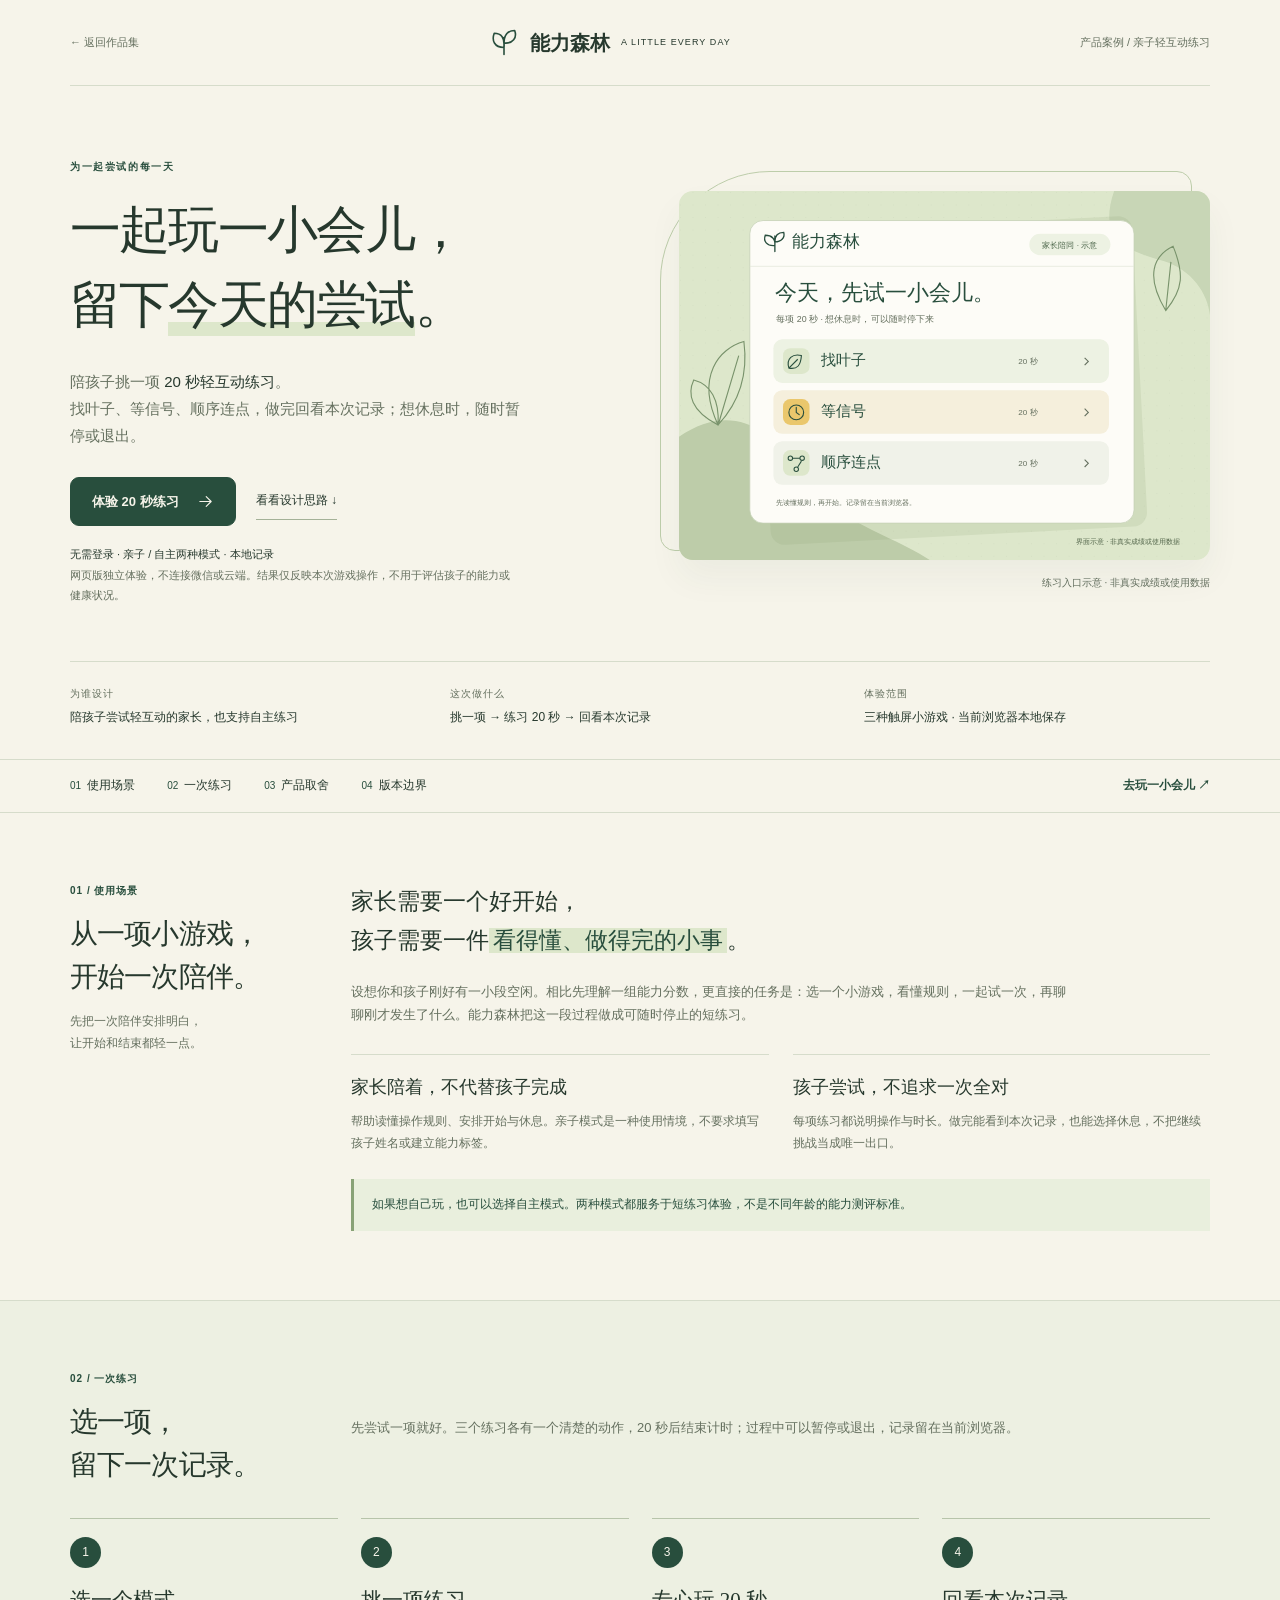
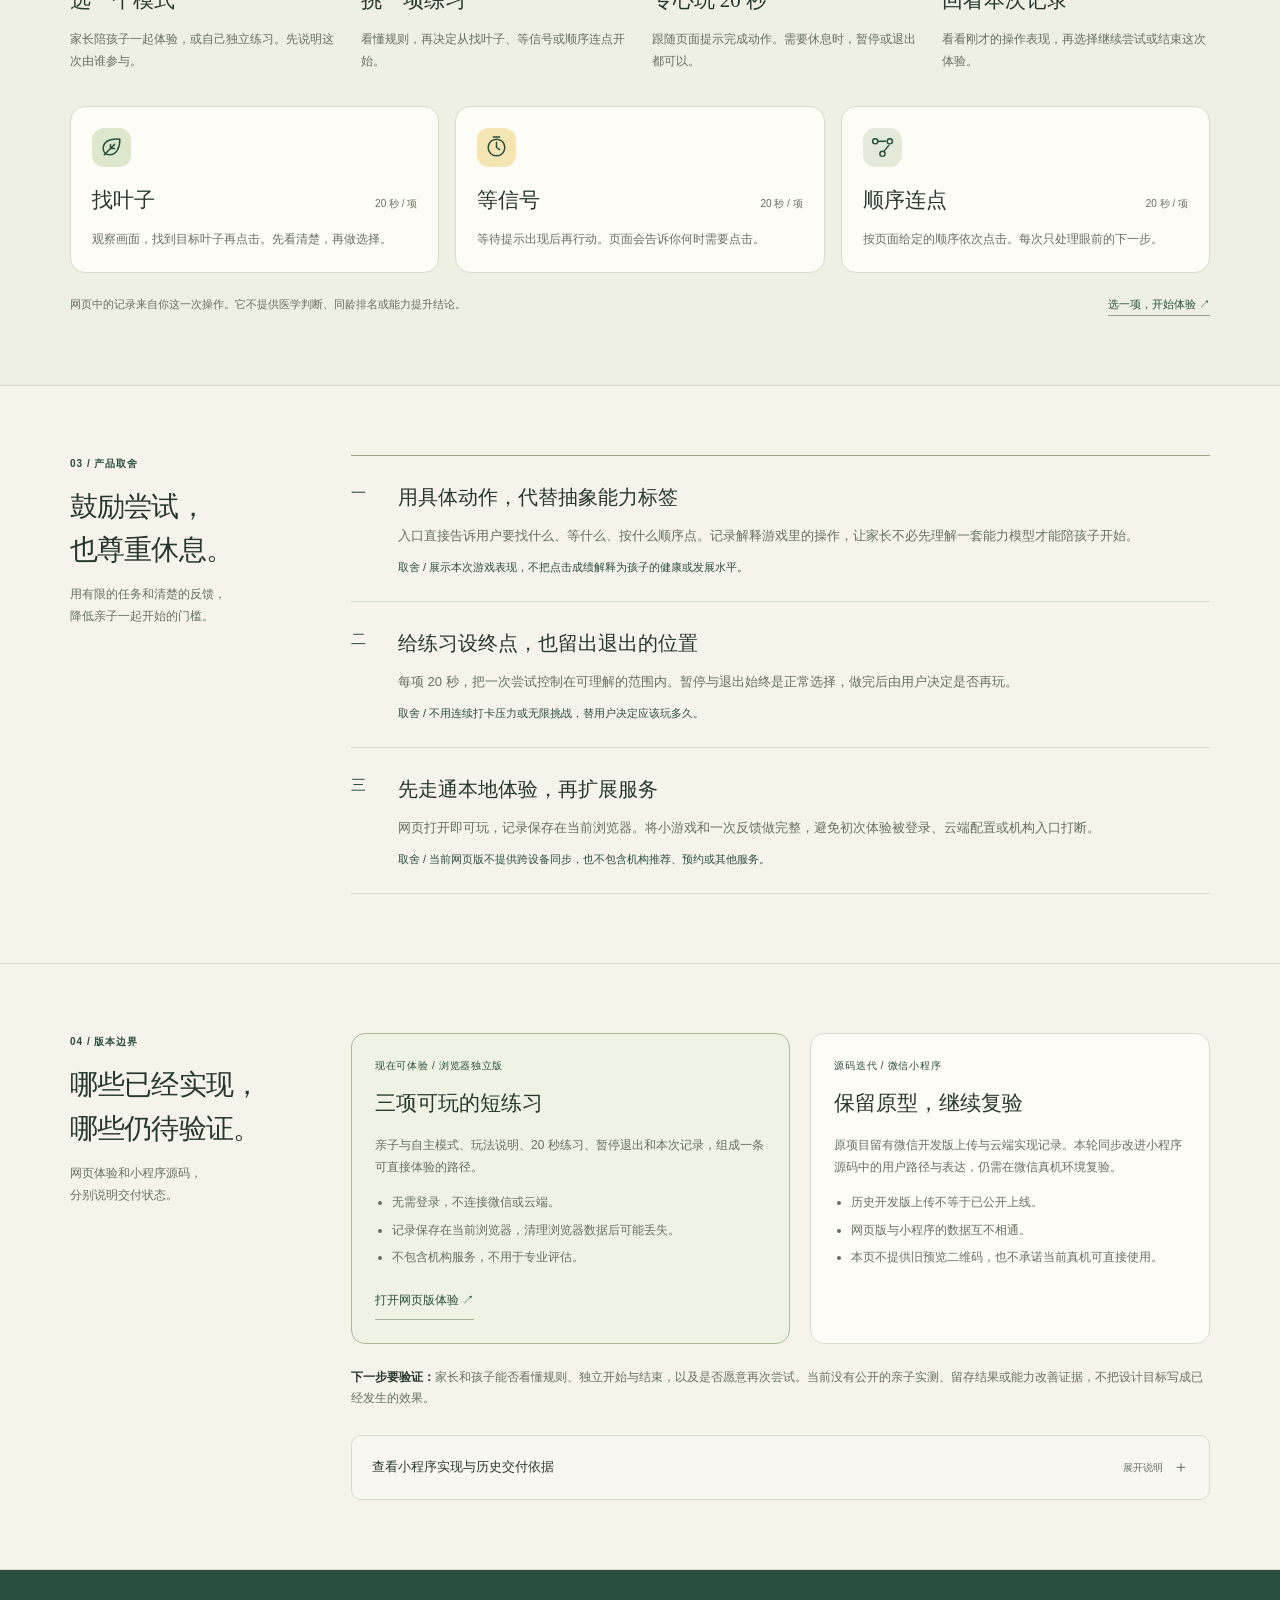
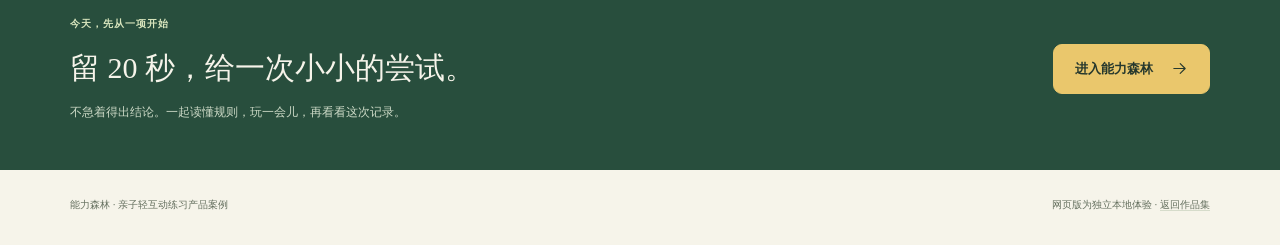
<file: demo/nengli-senlin.html>
<!DOCTYPE html>
<html lang="zh-CN">
<head>
  <meta charset="UTF-8"/>
  <meta name="viewport" content="width=device-width, initial-scale=1.0"/>
  <meta name="theme-color" content="#F6F4EA"/>
  <link rel="icon" href="../assets/favicon.svg" type="image/svg+xml"/>
  <title>能力森林 — 一起玩一小会儿，记录今天的尝试</title>
  <meta name="description" content="能力森林产品案例：家长陪同的20秒轻互动练习。体验找叶子、等信号、顺序连点，随时暂停或退出，在当前浏览器回看本次记录。"/>
  <style>
    :root{--cream:#F6F4EA;--forest:#284E3D;--sage:#DDE7CB;--yellow:#EAC76C;--ink:#26382D;--muted:#65705F;--line:#D6DCCB;--white:#FDFCF7;--serif:"Songti SC","SimSun","Noto Serif SC",serif;--sans:"PingFang SC","Microsoft YaHei","Noto Sans SC",sans-serif}
    *{box-sizing:border-box}html{scroll-behavior:smooth;scroll-padding-top:84px}body{margin:0;background:var(--cream);color:var(--ink);font-family:var(--sans);font-size:15px;line-height:1.8}h1,h2,h3,p,figure,dl,dd{margin:0}h1,h2,h3{font-family:var(--serif)}a{color:inherit;text-decoration:none}a:hover{color:var(--forest)}a:focus-visible,summary:focus-visible{outline:3px solid #A37A22;outline-offset:5px}.wrap{width:min(1140px,calc(100% - 72px));margin-inline:auto}.skip{position:fixed;top:-90px;left:20px;padding:12px 18px;background:var(--forest);color:var(--cream);z-index:50}.skip:focus{top:12px}.topbar{min-height:86px;border-bottom:1px solid var(--line);display:flex;align-items:center;justify-content:space-between;gap:20px}.back,.edition{font-size:11px;color:var(--muted)}.brand{display:flex;gap:10px;align-items:center;font-size:20px;font-family:var(--serif);font-weight:700}.brand-mark{width:32px;height:32px;color:var(--forest)}.brand small{font-family:var(--sans);font-size:9px;letter-spacing:.12em;font-weight:400;margin-left:1px}.hero{display:grid;grid-template-columns:1fr 1.04fr;align-items:center;gap:62px;padding:72px 0 56px}.eyebrow{color:var(--forest);font-size:10px;font-weight:600;letter-spacing:.16em}.hero h1{font-size:clamp(35px,4vw,51px);line-height:1.48;font-weight:500;letter-spacing:-.035em;margin:17px 0 24px}.hero h1 span{background:linear-gradient(transparent 76%,var(--sage) 76%);padding-bottom:3px}.hero-copy>p{font-size:15px;color:var(--muted);max-width:450px}.hero-copy>p strong{color:var(--ink);font-weight:500}.actions{display:flex;align-items:center;gap:20px;flex-wrap:wrap;margin-top:28px}.button{display:inline-flex;align-items:center;justify-content:center;gap:18px;background:var(--forest);color:var(--cream);border:1px solid var(--forest);border-radius:9px;padding:12px 21px;font-size:13px;font-weight:600;transition:transform .18s,background .18s}.button:hover{color:var(--cream);background:#1B392A;transform:translateY(-2px)}.arrow{width:17px;height:17px;stroke:currentColor;stroke-width:1.6;fill:none;stroke-linecap:round;stroke-linejoin:round}.text-link{font-size:12px;padding:7px 0;border-bottom:1px solid #A5B298}.hero-copy>.demo-note{font-size:11px;color:var(--muted);margin-top:18px;max-width:440px;line-height:1.85}.demo-note strong{color:var(--forest);font-weight:500}.hero-visual{position:relative;padding:20px 0 0 19px}.hero-visual:before{content:"";position:absolute;inset:0 18px 41px 0;border:1px solid #BDCDAA;border-radius:110px 15px 15px 15px}.hero-visual img{display:block;position:relative;width:100%;height:auto;border-radius:14px;box-shadow:0 18px 35px #284E3D0D}.hero-visual figcaption{font-size:10px;color:var(--muted);text-align:right;margin-top:14px}.brief{display:grid;grid-template-columns:1fr 1.1fr 1fr;gap:34px;border-top:1px solid var(--line);padding:23px 0 30px}.brief dt{font-size:10px;color:var(--muted);letter-spacing:.1em;margin-bottom:4px}.brief dd{font-size:12px}.chapter-nav{position:sticky;top:0;z-index:10;border-block:1px solid var(--line);background:rgba(246,244,234,.97)}.chapter-nav .wrap{display:flex;justify-content:space-between;align-items:center;gap:20px}.chapter-links{display:flex;gap:32px;overflow-x:auto;scrollbar-width:none}.chapter-nav a{display:block;white-space:nowrap;font-size:12px;padding:15px 0}.chapter-nav a span{color:var(--forest);font-size:10px;margin-right:6px}.chapter-nav .nav-cta{font-weight:600;flex-shrink:0;color:var(--forest)}.section{padding:69px 0;border-bottom:1px solid var(--line)}.section-grid{display:grid;grid-template-columns:226px 1fr;gap:55px}.label{font-size:10px;font-weight:600;letter-spacing:.1em;color:var(--forest);margin-bottom:12px}.section-heading h2{font-size:28px;line-height:1.55;font-weight:500;letter-spacing:-.03em}.section-heading>p{font-size:12px;color:var(--muted);margin-top:13px;max-width:205px}.intro{font-family:var(--serif);font-size:23px;line-height:1.7;margin-bottom:20px}.intro em{font-style:normal;color:var(--forest);background:var(--sage);padding-inline:4px}.body-copy{color:var(--muted);font-size:13px;max-width:720px}.role-notes{display:grid;grid-template-columns:1fr 1fr;gap:24px;margin-top:27px}.role-notes article{border-top:1px solid var(--line);padding-top:16px}.role-notes h3{font-size:18px;font-weight:500;margin-bottom:8px}.role-notes p{font-size:12px;color:var(--muted)}.parent-note{margin-top:25px;padding:15px 18px;border-left:3px solid #88A276;background:#E9EFDD;font-size:12px;color:var(--forest)}.path-section{background:#EDF0E2}.path-head{margin-bottom:32px;align-items:center}.path-lede{font-size:13px;max-width:680px;color:var(--muted)}.path{margin:0;padding:0;list-style:none;display:grid;grid-template-columns:repeat(4,1fr);gap:23px}.path li{position:relative;border-top:1px solid #B7C4AA;padding-top:18px}.path-number{width:31px;height:31px;border-radius:50%;background:var(--forest);color:var(--cream);display:grid;place-items:center;font-size:12px}.path h3{font-size:21px;font-weight:500;margin:14px 0 9px}.path p{font-size:12px;color:var(--muted)}.games{display:grid;grid-template-columns:repeat(3,1fr);gap:16px;margin-top:34px}.game{background:var(--white);border:1px solid #D4DDC7;border-radius:15px;padding:21px}.game-icon{width:39px;height:39px;margin-bottom:15px;display:grid;place-items:center;border-radius:12px;background:var(--sage);color:var(--forest)}.game-icon svg{width:25px;height:25px;stroke:currentColor;fill:none;stroke-width:1.4;stroke-linecap:round;stroke-linejoin:round}.game:nth-child(2) .game-icon{background:#F4E5B2}.game:nth-child(3) .game-icon{background:#E4EAD9}.game-title{display:flex;justify-content:space-between;align-items:baseline;gap:12px}.game h3{font-size:21px;font-weight:500}.game .duration{font-size:10px;color:var(--muted);white-space:nowrap}.game p{font-size:12px;color:var(--muted);margin-top:9px}.path-foot{display:flex;justify-content:space-between;gap:24px;font-size:11px;color:var(--muted);margin-top:22px}.path-foot a{align-self:flex-start;white-space:nowrap;border-bottom:1px solid #93A284;color:var(--forest)}.decisions{border-top:1px solid #96A387}.decision{display:grid;grid-template-columns:31px 1fr;gap:16px;padding:23px 0;border-bottom:1px solid var(--line)}.decision>span{font-family:var(--serif);font-size:15px;color:var(--forest);padding-top:1px}.decision h3{font-size:20px;font-weight:500;margin-bottom:9px}.decision p{font-size:13px;color:var(--muted)}.decision .reason{font-size:11px;margin-top:11px;color:var(--forest)}.versions{display:grid;grid-template-columns:1.1fr 1fr;gap:20px}.version{border:1px solid var(--line);border-radius:14px;padding:23px;background:var(--white)}.version.current{border-color:#A8BB96;background:#EEF3E4}.version-label{font-size:10px;color:var(--forest);letter-spacing:.07em}.version h3{font-size:21px;font-weight:500;margin:10px 0 12px}.version p{font-size:12px;color:var(--muted)}.version ul{padding-left:17px;margin:14px 0 0;font-size:12px;color:var(--muted)}.version li{margin-top:6px}.version .text-link{display:inline-block;font-size:12px;color:var(--forest);margin-top:14px}.evidence-note{font-size:12px;color:var(--muted);margin-top:23px}.evidence-note strong{color:var(--ink);font-weight:600}.technical{margin-top:25px;border:1px solid var(--line);border-radius:10px;background:#F9F8F0}.technical summary{list-style:none;display:flex;justify-content:space-between;align-items:center;gap:20px;cursor:pointer;padding:17px 20px;font-size:13px}.technical summary::-webkit-details-marker{display:none}.technical summary span{font-size:10px;color:var(--muted);white-space:nowrap}.technical summary span:after{content:"＋";font-size:16px;vertical-align:-1px;margin-left:10px}.technical[open] summary span:after{content:"−"}.technical-content{border-top:1px solid var(--line);padding:20px;font-size:12px;color:var(--muted)}.technical-content p+p{margin-top:13px}.technical-content strong{color:var(--ink);font-weight:500}.technical-content code{font-family:Consolas,monospace;font-size:11px;overflow-wrap:anywhere;background:#E6ECD9;padding:2px 4px;border-radius:3px}.function-list{display:grid;grid-template-columns:1fr 1fr;gap:10px 18px;margin:16px 0}.function-list dt{font-size:12px;color:var(--ink)}.function-list dd{margin-top:3px}.closing{background:var(--forest);color:var(--cream);padding:45px 0 47px}.closing .wrap{display:flex;justify-content:space-between;align-items:center;gap:40px}.closing .label{color:#D8E5BD;margin-bottom:11px}.closing h2{font-size:30px;font-weight:500;line-height:1.6}.closing p{color:#CDDAC7;font-size:12px;margin-top:10px}.closing .button{background:var(--yellow);color:#26382D;border-color:var(--yellow);white-space:nowrap}.closing .button:hover{background:#F2D586}.footer{display:flex;justify-content:space-between;gap:25px;padding:26px 0 31px;font-size:10px;color:var(--muted)}.footer a{border-bottom:1px solid var(--line)}
    @media(max-width:1000px){.wrap{width:calc(100% - 52px)}.hero{gap:35px}.hero h1{font-size:39px}.section-grid{grid-template-columns:180px 1fr;gap:32px}.section-heading h2{font-size:25px}.game{padding:17px}.path{gap:18px}.version{padding:18px}.chapter-links{gap:23px}}
    @media(max-width:760px){html{scroll-padding-top:68px}.wrap{width:calc(100% - 40px)}.topbar{min-height:72px}.brand{font-size:18px}.brand small,.edition{display:none}.back{font-size:10px}.hero{grid-template-columns:1fr;padding:41px 0 34px;gap:33px}.hero h1{font-size:39px;margin:15px 0 19px}.hero-copy>p{font-size:14px;max-width:none}.actions{gap:17px;margin-top:24px}.hero-copy>.demo-note{font-size:10px}.hero-visual{width:100%;max-width:490px;justify-self:center;padding:15px 0 0 15px}.hero-visual:before{inset:0 15px 35px 0}.hero-visual figcaption{font-size:9px;margin-top:12px}.brief{grid-template-columns:1fr;gap:15px;padding:21px 0 25px}.brief dl{display:grid;grid-template-columns:71px 1fr;gap:8px}.brief dt{margin:2px 0 0;font-size:9px}.brief dd{font-size:11px}.chapter-nav .wrap{width:100%;padding-inline:20px}.chapter-links{gap:24px}.chapter-nav a{font-size:11px;padding:13px 0}.chapter-nav .nav-cta{display:none}.section{padding:42px 0}.section-grid{grid-template-columns:1fr;gap:25px}.section-heading h2{font-size:28px}.section-heading>p{max-width:none;margin-top:9px}.section-heading h2 br{display:none}#choices .section-heading h2 br{display:initial}.label{font-size:9px;margin-bottom:8px}.intro{font-size:22px;margin-bottom:17px}.body-copy{font-size:12px}.role-notes{gap:19px;margin-top:23px}.role-notes h3{font-size:17px}.role-notes p{font-size:11px}.parent-note{font-size:11px;margin-top:20px}.path-head{margin-bottom:27px}.path{grid-template-columns:1fr 1fr;gap:26px 22px}.path-number{width:27px;height:27px;font-size:11px}.path h3{font-size:20px;margin-top:11px}.path p{font-size:11px}.games{grid-template-columns:1fr;gap:11px;margin-top:27px}.game{display:grid;grid-template-columns:42px 1fr;gap:0 15px;padding:18px}.game-icon{grid-row:1/3;margin:0;width:39px;height:39px}.game h3{font-size:19px}.game p{font-size:11px;margin-top:5px}.path-foot{display:block;font-size:10px}.path-foot a{display:inline-block;margin-top:12px}.decision{grid-template-columns:23px 1fr;gap:11px;padding:19px 0}.decision h3{font-size:19px}.decision p{font-size:12px}.decision .reason{font-size:10px}.versions{grid-template-columns:1fr;gap:17px}.version{padding:21px}.version h3{font-size:21px}.evidence-note{font-size:11px}.technical summary{padding:16px;font-size:12px;gap:14px}.technical summary span{font-size:9px}.technical-content{padding:17px;font-size:11px}.function-list{grid-template-columns:1fr}.closing{padding:35px 0 38px}.closing .wrap{display:block}.closing h2{font-size:27px}.closing p{font-size:11px}.closing .button{margin-top:23px}.footer{display:block;padding-block:23px}.footer p+p{margin-top:9px}}
    @media(max-width:370px){.hero h1{font-size:34px}.button{padding:12px 17px;font-size:12px}.text-link{font-size:11px}.chapter-links{gap:12px}.chapter-nav a{font-size:10px}.chapter-nav a span{font-size:9px;margin-right:4px}.role-notes{grid-template-columns:1fr}.hero-copy>p{font-size:13px}.section-heading h2{font-size:25px}.technical summary{align-items:flex-start}.technical summary span{padding-top:2px}}
    @media(prefers-reduced-motion:reduce){html{scroll-behavior:auto}*{transition:none!important}}
  </style>
</head>
<body>
  <a class="skip" href="#main">跳转到案例正文</a>
  <header class="wrap">
    <div class="topbar">
      <a class="back" href="../index.html#product-showcase">← 返回作品集</a>
      <a class="brand" href="#" aria-label="能力森林，返回页首"><svg class="brand-mark" viewBox="0 0 36 36" aria-hidden="true"><path d="M18 31V12M18 23C7 23 4 15 7 7c8 0 12 5 11 16ZM18 18C28 19 33 12 30 4c-8 0-12 5-12 14Z" fill="none" stroke="currentColor" stroke-width="1.8" stroke-linecap="round" stroke-linejoin="round"/></svg>能力森林 <small>A LITTLE EVERY DAY</small></a>
      <span class="edition">产品案例 / 亲子轻互动练习</span>
    </div>
    <div class="hero">
      <div class="hero-copy">
        <div class="eyebrow">为一起尝试的每一天</div>
        <h1>一起玩一小会儿，<br/>留下<span>今天的尝试</span>。</h1>
        <p>陪孩子挑一项 <strong>20 秒轻互动练习</strong>。<br/>找叶子、等信号、顺序连点，做完回看本次记录；想休息时，随时暂停或退出。</p>
        <div class="actions"><a class="button" href="forest/">体验 20 秒练习 <svg class="arrow" viewBox="0 0 24 24" aria-hidden="true"><path d="M4 12h16m-7-7 7 7-7 7"/></svg></a><a class="text-link" href="#context">看看设计思路 ↓</a></div>
        <p class="demo-note"><strong>无需登录 · 亲子 / 自主两种模式 · 本地记录</strong><br/>网页版独立体验，不连接微信或云端。结果仅反映本次游戏操作，不用于评估孩子的能力或健康状况。</p>
      </div>
      <figure class="hero-visual"><img src="../assets/nengli-senlin-preview.svg" alt="能力森林界面示意：挑一项20秒练习，可选找叶子、等信号、顺序连点" width="720" height="500" fetchpriority="high"/><figcaption>练习入口示意 · 非真实成绩或使用数据</figcaption></figure>
    </div>
    <div class="brief" aria-label="产品概要"><dl><dt>为谁设计</dt><dd>陪孩子尝试轻互动的家长，也支持自主练习</dd></dl><dl><dt>这次做什么</dt><dd>挑一项 → 练习 20 秒 → 回看本次记录</dd></dl><dl><dt>体验范围</dt><dd>三种触屏小游戏 · 当前浏览器本地保存</dd></dl></div>
  </header>
  <nav class="chapter-nav" aria-label="案例章节"><div class="wrap"><div class="chapter-links"><a href="#context"><span>01</span>使用场景</a><a href="#path"><span>02</span>一次练习</a><a href="#choices"><span>03</span>产品取舍</a><a href="#scope"><span>04</span>版本边界</a></div><a class="nav-cta" href="forest/">去玩一小会儿 ↗</a></div></nav>
  <main id="main">
    <section class="section" id="context"><div class="wrap section-grid">
      <div class="section-heading"><div class="label">01 / 使用场景</div><h2>从一项小游戏，<br/>开始一次陪伴。</h2><p>先把一次陪伴安排明白，<br/>让开始和结束都轻一点。</p></div>
      <div><p class="intro">家长需要一个好开始，<br/>孩子需要一件<em>看得懂、做得完的小事</em>。</p><p class="body-copy">设想你和孩子刚好有一小段空闲。相比先理解一组能力分数，更直接的任务是：选一个小游戏，看懂规则，一起试一次，再聊聊刚才发生了什么。能力森林把这一段过程做成可随时停止的短练习。</p>
        <div class="role-notes"><article><h3>家长陪着，不代替孩子完成</h3><p>帮助读懂操作规则、安排开始与休息。亲子模式是一种使用情境，不要求填写孩子姓名或建立能力标签。</p></article><article><h3>孩子尝试，不追求一次全对</h3><p>每项练习都说明操作与时长。做完能看到本次记录，也能选择休息，不把继续挑战当成唯一出口。</p></article></div>
        <p class="parent-note">如果想自己玩，也可以选择自主模式。两种模式都服务于短练习体验，不是不同年龄的能力测评标准。</p>
      </div>
    </div></section>
    <section class="section path-section" id="path"><div class="wrap">
      <div class="section-grid path-head"><div class="section-heading"><div class="label">02 / 一次练习</div><h2>选一项，<br/>留下一次记录。</h2></div><p class="path-lede">先尝试一项就好。三个练习各有一个清楚的动作，20 秒后结束计时；过程中可以暂停或退出，记录留在当前浏览器。</p></div>
      <ol class="path"><li><span class="path-number">1</span><h3>选一个模式</h3><p>家长陪孩子一起体验，或自己独立练习。先说明这次由谁参与。</p></li><li><span class="path-number">2</span><h3>挑一项练习</h3><p>看懂规则，再决定从找叶子、等信号或顺序连点开始。</p></li><li><span class="path-number">3</span><h3>专心玩 20 秒</h3><p>跟随页面提示完成动作。需要休息时，暂停或退出都可以。</p></li><li><span class="path-number">4</span><h3>回看本次记录</h3><p>看看刚才的操作表现，再选择继续尝试或结束这次体验。</p></li></ol>
      <div class="games" aria-label="可体验的三项练习">
        <article class="game"><div class="game-icon" aria-hidden="true"><svg viewBox="0 0 24 24"><path d="M20 4c-9-1-16 2-16 9a6 6 0 0 0 6 6c7 0 10-7 10-15ZM5 19 15 9M11 13v-4m0 4h4"/></svg></div><div class="game-title"><h3>找叶子</h3><span class="duration">20 秒 / 项</span></div><p>观察画面，找到目标叶子再点击。先看清楚，再做选择。</p></article>
        <article class="game"><div class="game-icon" aria-hidden="true"><svg viewBox="0 0 24 24"><circle cx="12" cy="12" r="8"/><path d="M12 7v5l3 2M9 2h6"/></svg></div><div class="game-title"><h3>等信号</h3><span class="duration">20 秒 / 项</span></div><p>等待提示出现后再行动。页面会告诉你何时需要点击。</p></article>
        <article class="game"><div class="game-icon" aria-hidden="true"><svg viewBox="0 0 24 24"><circle cx="5" cy="6" r="2.5"/><circle cx="19" cy="6" r="2.5"/><circle cx="12" cy="18" r="2.5"/><path d="M8 6h7m3 4-4 5"/></svg></div><div class="game-title"><h3>顺序连点</h3><span class="duration">20 秒 / 项</span></div><p>按页面给定的顺序依次点击。每次只处理眼前的下一步。</p></article>
      </div>
      <div class="path-foot"><p>网页中的记录来自你这一次操作。它不提供医学判断、同龄排名或能力提升结论。</p><a href="forest/">选一项，开始体验 ↗</a></div>
    </div></section>
    <section class="section" id="choices"><div class="wrap section-grid">
      <div class="section-heading"><div class="label">03 / 产品取舍</div><h2>鼓励尝试，<br/>也尊重休息。</h2><p>用有限的任务和清楚的反馈，<br/>降低亲子一起开始的门槛。</p></div>
      <div class="decisions">
        <article class="decision"><span>一</span><div><h3>用具体动作，代替抽象能力标签</h3><p>入口直接告诉用户要找什么、等什么、按什么顺序点。记录解释游戏里的操作，让家长不必先理解一套能力模型才能陪孩子开始。</p><p class="reason">取舍 / 展示本次游戏表现，不把点击成绩解释为孩子的健康或发展水平。</p></div></article>
        <article class="decision"><span>二</span><div><h3>给练习设终点，也留出退出的位置</h3><p>每项 20 秒，把一次尝试控制在可理解的范围内。暂停与退出始终是正常选择，做完后由用户决定是否再玩。</p><p class="reason">取舍 / 不用连续打卡压力或无限挑战，替用户决定应该玩多久。</p></div></article>
        <article class="decision"><span>三</span><div><h3>先走通本地体验，再扩展服务</h3><p>网页打开即可玩，记录保存在当前浏览器。将小游戏和一次反馈做完整，避免初次体验被登录、云端配置或机构入口打断。</p><p class="reason">取舍 / 当前网页版不提供跨设备同步，也不包含机构推荐、预约或其他服务。</p></div></article>
      </div>
    </div></section>
    <section class="section" id="scope"><div class="wrap section-grid">
      <div class="section-heading"><div class="label">04 / 版本边界</div><h2>哪些已经实现，<br/>哪些仍待验证。</h2><p>网页体验和小程序源码，<br/>分别说明交付状态。</p></div>
      <div>
        <div class="versions">
          <article class="version current"><div class="version-label">现在可体验 / 浏览器独立版</div><h3>三项可玩的短练习</h3><p>亲子与自主模式、玩法说明、20 秒练习、暂停退出和本次记录，组成一条可直接体验的路径。</p><ul><li>无需登录，不连接微信或云端。</li><li>记录保存在当前浏览器，清理浏览器数据后可能丢失。</li><li>不包含机构服务，不用于专业评估。</li></ul><a class="text-link" href="forest/">打开网页版体验 ↗</a></article>
          <article class="version"><div class="version-label">源码迭代 / 微信小程序</div><h3>保留原型，继续复验</h3><p>原项目留有微信开发版上传与云端实现记录。本轮同步改进小程序源码中的用户路径与表达，仍需在微信真机环境复验。</p><ul><li>历史开发版上传不等于已公开上线。</li><li>网页版与小程序的数据互不相通。</li><li>本页不提供旧预览二维码，也不承诺当前真机可直接使用。</li></ul></article>
        </div>
        <p class="evidence-note"><strong>下一步要验证：</strong>家长和孩子能否看懂规则、独立开始与结束，以及是否愿意再次尝试。当前没有公开的亲子实测、留存结果或能力改善证据，不把设计目标写成已经发生的效果。</p>
        <details class="technical"><summary>查看小程序实现与历史交付依据 <span>展开说明</span></summary><div class="technical-content">
          <p><strong>可由原仓库核对：</strong>微信原生小程序页面与游戏组件、CloudBase 业务函数，以及 PRD 和部署脚本。以下是既有小程序的实现结构，不是网页版依赖。</p>
          <div class="function-list"><dl><dt>用户档案</dt><dd><code>initUserProfile</code></dd></dl><dl><dt>初次体验草稿</dt><dd><code>saveAssessmentDraft</code></dd></dl><dl><dt>提交初次体验记录</dt><dd><code>submitAssessment</code></dd></dl><dl><dt>当天练习任务</dt><dd><code>generateDailyTasks</code></dd></dl><dl><dt>提交练习结果</dt><dd><code>submitTrainingResult</code></dd></dl><dl><dt>聚合历史记录</dt><dd><code>getGrowthDashboard</code></dd></dl></div>
          <p>这 6 个云函数及相关数据集合属于原型工程证据。旧文档记载的小程序版本 0.1.2 上传到微信开发版本；本轮源码修改的真机表现和当前云端运行状态，需要另外验证。</p>
          <p>历史最高分、积分与次数表示游戏记录，不构成儿童能力变化的证据。旧版中的机构种子数据，也不能作为真实合作或可用服务的证明。</p>
        </div></details>
      </div>
    </div></section>
    <section class="closing" aria-label="开始体验"><div class="wrap"><div><div class="label">今天，先从一项开始</div><h2>留 20 秒，给一次小小的尝试。</h2><p>不急着得出结论。一起读懂规则，玩一会儿，再看看这次记录。</p></div><a class="button" href="forest/">进入能力森林 <svg class="arrow" viewBox="0 0 24 24" aria-hidden="true"><path d="M4 12h16m-7-7 7 7-7 7"/></svg></a></div></section>
  </main>
  <footer class="wrap footer"><p>能力森林 · 亲子轻互动练习产品案例</p><p>网页版为独立本地体验 · <a href="../index.html#product-showcase">返回作品集</a></p></footer>
</body>
</html>
</file>
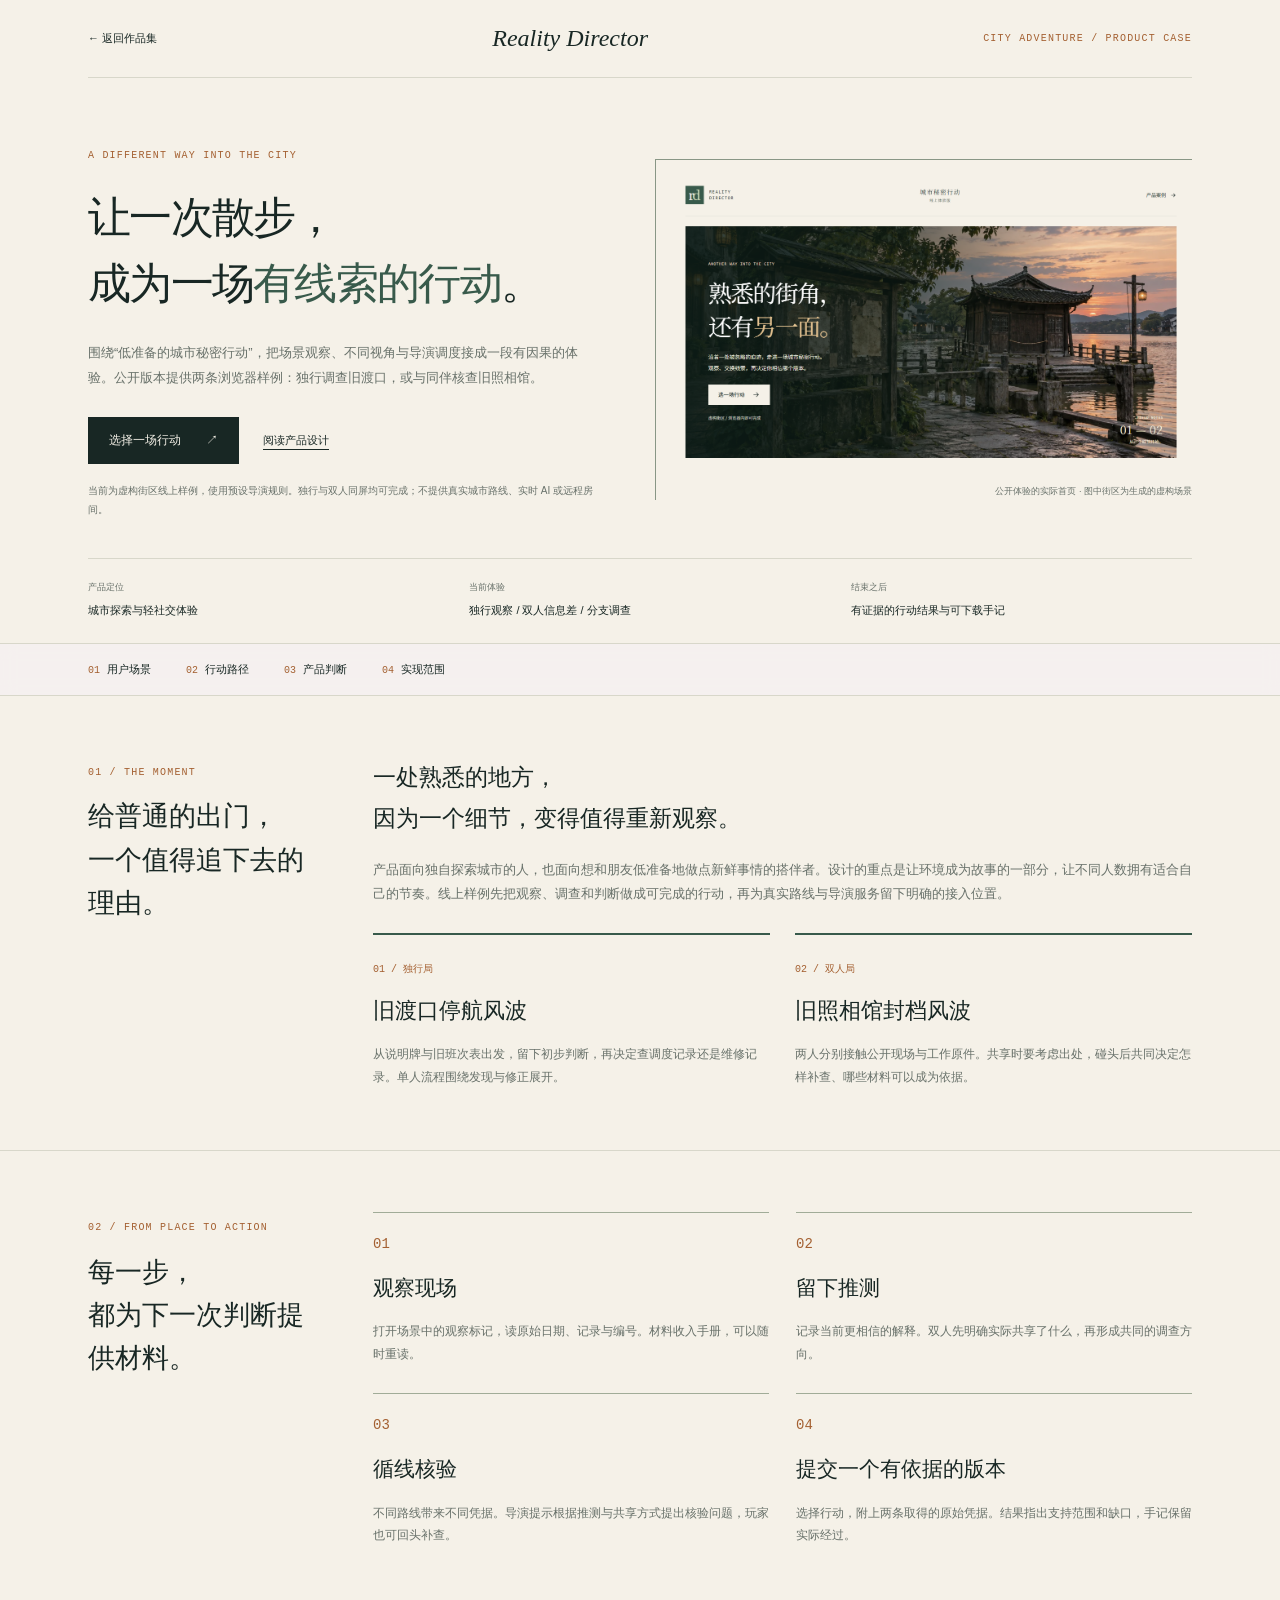
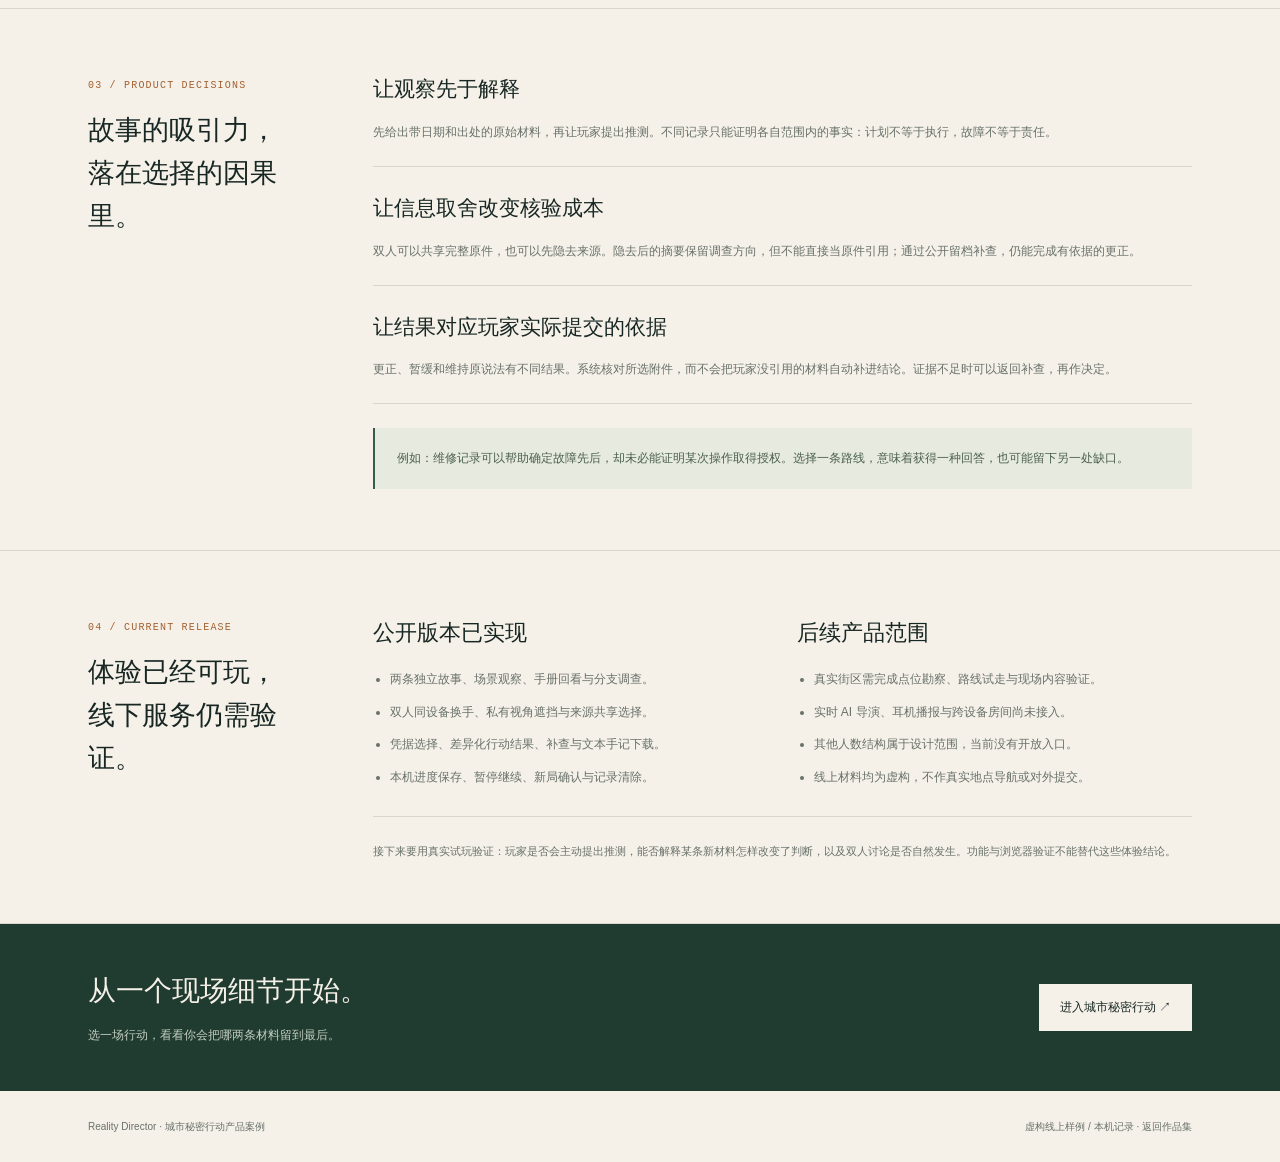
<file: demo/reality-director.html>
<!doctype html>
<html lang="zh-CN"><head><meta charset="UTF-8"/><meta name="viewport" content="width=device-width,initial-scale=1"/><meta name="theme-color" content="#F5F1E8"/><link rel="icon" href="../assets/favicon.svg"/><title>Reality Director · 城市秘密行动产品案例</title><meta name="description" content="把普通的城市探索变成低准备的秘密行动。Reality Director 用独行与双人两条线上样例，呈现场景观察、分支调查、证据判断与行动复盘。"/>
<style>
:root{--paper:#f5f1e8;--ink:#182724;--green:#385a4b;--muted:#68716a;--line:#d8d7ca;--accent:#a46031;--serif:"Noto Serif SC","Songti SC","SimSun",Georgia,serif}*{box-sizing:border-box}html{scroll-behavior:smooth;scroll-padding-top:80px}body{margin:0;background:var(--paper);color:var(--ink);font:14px/1.9 "Microsoft YaHei",sans-serif}h1,h2,h3,p,figure{margin:0}h1,h2,h3{font-family:var(--serif);font-weight:400}a{color:inherit;text-decoration:none}a:hover{color:var(--accent)}a:focus-visible{outline:3px solid var(--accent);outline-offset:5px}.wrap{max-width:1160px;margin:auto;padding-inline:28px}.topbar{display:flex;justify-content:space-between;align-items:center;gap:20px;padding:25px 0;border-bottom:1px solid var(--line);font-size:11px}.brand{font:italic 24px Georgia,serif}.edition,.eyebrow{font:10px/1.8 Consolas,monospace;letter-spacing:.12em;color:var(--accent)}.hero{padding:62px 0 39px;display:grid;grid-template-columns:1fr 1.05fr;gap:55px;align-items:center}h1{font-size:43px;line-height:1.55;margin:18px 0 23px;letter-spacing:-.04em}h1 span{color:var(--green)}.hero-copy>p{font-size:13px;color:var(--muted)}.actions{display:flex;align-items:center;flex-wrap:wrap;gap:24px;margin:27px 0 18px}.button{display:inline-flex;align-items:center;justify-content:center;gap:25px;background:var(--ink);color:var(--paper);padding:12px 21px;font-size:12px;min-height:46px}.button:hover{background:var(--green);color:white}.text-link{font-size:11px;text-decoration:underline;text-underline-offset:5px}.version{font-size:10px!important;line-height:1.85}.hero-visual{padding:14px 0 0 14px;border-top:1px solid #899786;border-left:1px solid #899786}.hero-visual img{width:100%;display:block}.hero-visual figcaption{font-size:9px;text-align:right;color:var(--muted);margin-top:12px}.brief{display:flex;gap:40px;padding:22px 0;border-top:1px solid var(--line)}.brief>div{flex:1}.brief small{display:block;font:9px Consolas,monospace;color:var(--muted);margin-bottom:6px}.brief p{font-size:11px}.nav{position:sticky;top:0;z-index:5;background:#f5f1efee;backdrop-filter:blur(8px);border-block:1px solid var(--line)}.nav>.wrap{display:flex;gap:35px;overflow:auto}.nav a{font-size:11px;white-space:nowrap;padding-block:15px}.nav span{font:10px Consolas,monospace;color:var(--accent);margin-right:7px}.section{padding:61px 0;border-bottom:1px solid var(--line)}.section-grid{display:grid;grid-template-columns:230px 1fr;gap:55px}.section-heading h2{font-size:27px;line-height:1.6;margin-top:12px}.section-heading p{font-size:11px;color:var(--muted);margin-top:13px}.intro{font:23px/1.8 var(--serif);margin-bottom:18px}.body-copy{font-size:13px;color:var(--muted)}.modes{display:grid;grid-template-columns:1fr 1fr;gap:25px;margin-top:26px}.mode{border-top:2px solid var(--green);padding-top:19px}.mode h3{font-size:22px;margin:9px 0 12px}.mode p{font-size:12px;color:var(--muted)}.mode small{font:10px Consolas,monospace;color:var(--accent)}.steps{list-style:none;padding:0;margin:0;display:grid;grid-template-columns:1fr 1fr;gap:27px}.steps li{border-top:1px solid #a1ac98;padding-top:17px}.steps .number{font:14px Consolas,monospace;color:var(--accent)}.steps h3{font-size:21px;margin:12px 0}.steps p{font-size:12px;color:var(--muted)}.decision{padding:22px 0;border-bottom:1px solid var(--line)}.decision:first-child{padding-top:0}.decision h3{font-size:21px;margin-bottom:11px}.decision p{font-size:12px;color:var(--muted)}.example{background:#e7eadf;border-left:2px solid var(--green);padding:19px 22px;margin-top:24px;font-size:12px;color:#4b604f}.scope{display:grid;grid-template-columns:1fr 1fr;gap:28px}.scope h3{font-size:22px;margin-bottom:14px}.scope ul{padding-left:17px;font-size:12px;color:var(--muted);margin:0}.scope li+li{margin-top:10px}.validation{font-size:11px;color:var(--muted);padding-top:24px;border-top:1px solid var(--line);margin-top:27px}.closing{background:#203b30;color:var(--paper);padding:45px 0}.closing>.wrap{display:flex;justify-content:space-between;align-items:center;gap:35px}.closing h2{font-size:28px;line-height:1.6}.closing p{font-size:12px;color:#c2cec0;margin-top:10px}.closing .button{background:var(--paper);color:var(--ink);white-space:nowrap}.footer{padding-block:26px;display:flex;justify-content:space-between;gap:20px;font-size:10px;color:var(--muted)}.skip{position:fixed;top:-60px;left:20px;background:var(--paper);z-index:20;padding:10px}.skip:focus{top:10px}@media(max-width:850px){.hero{gap:30px}h1{font-size:35px}.section-grid{grid-template-columns:180px 1fr;gap:30px}.section-heading h2{font-size:24px}.edition{display:none}}@media(max-width:640px){.wrap{padding-inline:22px}.topbar{padding-block:21px}.brand{font-size:21px}.hero{grid-template-columns:1fr;padding:37px 0 29px;gap:30px}h1{font-size:35px}.hero-copy>p{font-size:13px}.hero-visual{padding:10px 0 0 10px}.brief{display:block;padding:20px 0}.brief>div+div{margin-top:15px}.brief small{margin-bottom:4px}.nav>.wrap{gap:25px}.section{padding:39px 0}.section-grid{grid-template-columns:1fr;gap:25px}.section-heading h2{font-size:27px}.section-heading p{margin-top:8px}.intro{font-size:22px}.body-copy{font-size:12px}.modes{grid-template-columns:1fr;gap:23px}.mode h3{font-size:23px}.steps{gap:24px 20px}.steps h3{font-size:20px}.steps p{font-size:11px}.decision h3{font-size:21px}.example{padding:17px;font-size:11px}.scope{grid-template-columns:1fr;gap:30px}.closing>.wrap{display:block}.closing h2{font-size:27px}.closing .button{margin-top:24px}.footer{display:block;font-size:9px}.footer>p+p{margin-top:9px}}@media(max-width:360px){h1{font-size:30px}.nav>.wrap{gap:17px}.nav a{font-size:10px}.steps{grid-template-columns:1fr}.intro{font-size:21px}}@media(prefers-reduced-motion:reduce){html{scroll-behavior:auto}}
</style></head><body><a class="skip" href="#main">跳到案例正文</a><header class="wrap"><div class="topbar"><a href="../index.html#product-showcase">← 返回作品集</a><a class="brand" href="#">Reality Director</a><span class="edition">CITY ADVENTURE / PRODUCT CASE</span></div><div class="hero"><div class="hero-copy"><span class="eyebrow">A DIFFERENT WAY INTO THE CITY</span><h1>让一次散步，<br/>成为一场<span>有线索的行动</span>。</h1><p>围绕“低准备的城市秘密行动”，把场景观察、不同视角与导演调度接成一段有因果的体验。公开版本提供两条浏览器样例：独行调查旧渡口，或与同伴核查旧照相馆。</p><div class="actions"><a class="button" href="https://daizhouchen.github.io/reality-director-demo/">选择一场行动 <span>↗</span></a><a class="text-link" href="#context">阅读产品设计</a></div><p class="version">当前为虚构街区线上样例，使用预设导演规则。独行与双人同屏均可完成；不提供真实城市路线、实时 AI 或远程房间。</p></div><figure class="hero-visual"><img src="../assets/reality-director-home.png" alt="Reality Director 当前体验首页截图：城市秘密行动与虚构渡口场景"/><figcaption>公开体验的实际首页 · 图中街区为生成的虚构场景</figcaption></figure></div><div class="brief"><div><small>产品定位</small><p>城市探索与轻社交体验</p></div><div><small>当前体验</small><p>独行观察 / 双人信息差 / 分支调查</p></div><div><small>结束之后</small><p>有证据的行动结果与可下载手记</p></div></div></header>
<nav class="nav" aria-label="案例章节"><div class="wrap"><a href="#context"><span>01</span>用户场景</a><a href="#path"><span>02</span>行动路径</a><a href="#decisions"><span>03</span>产品判断</a><a href="#scope"><span>04</span>实现范围</a></div></nav><main id="main">
<section class="section" id="context"><div class="wrap section-grid"><div class="section-heading"><span class="eyebrow">01 / THE MOMENT</span><h2>给普通的出门，<br/>一个值得追下去的理由。</h2></div><div><p class="intro">一处熟悉的地方，<br/>因为一个细节，变得值得重新观察。</p><p class="body-copy">产品面向独自探索城市的人，也面向想和朋友低准备地做点新鲜事情的搭伴者。设计的重点是让环境成为故事的一部分，让不同人数拥有适合自己的节奏。线上样例先把观察、调查和判断做成可完成的行动，再为真实路线与导演服务留下明确的接入位置。</p><div class="modes"><article class="mode"><small>01 / 独行局</small><h3>旧渡口停航风波</h3><p>从说明牌与旧班次表出发，留下初步判断，再决定查调度记录还是维修记录。单人流程围绕发现与修正展开。</p></article><article class="mode"><small>02 / 双人局</small><h3>旧照相馆封档风波</h3><p>两人分别接触公开现场与工作原件。共享时要考虑出处，碰头后共同决定怎样补查、哪些材料可以成为依据。</p></article></div></div></div></section>
<section class="section" id="path"><div class="wrap section-grid"><div class="section-heading"><span class="eyebrow">02 / FROM PLACE TO ACTION</span><h2>每一步，<br/>都为下一次判断提供材料。</h2></div><ol class="steps"><li><span class="number">01</span><h3>观察现场</h3><p>打开场景中的观察标记，读原始日期、记录与编号。材料收入手册，可以随时重读。</p></li><li><span class="number">02</span><h3>留下推测</h3><p>记录当前更相信的解释。双人先明确实际共享了什么，再形成共同的调查方向。</p></li><li><span class="number">03</span><h3>循线核验</h3><p>不同路线带来不同凭据。导演提示根据推测与共享方式提出核验问题，玩家也可回头补查。</p></li><li><span class="number">04</span><h3>提交一个有依据的版本</h3><p>选择行动，附上两条取得的原始凭据。结果指出支持范围和缺口，手记保留实际经过。</p></li></ol></div></section>
<section class="section" id="decisions"><div class="wrap section-grid"><div class="section-heading"><span class="eyebrow">03 / PRODUCT DECISIONS</span><h2>故事的吸引力，<br/>落在选择的因果里。</h2></div><div><article class="decision"><h3>让观察先于解释</h3><p>先给出带日期和出处的原始材料，再让玩家提出推测。不同记录只能证明各自范围内的事实：计划不等于执行，故障不等于责任。</p></article><article class="decision"><h3>让信息取舍改变核验成本</h3><p>双人可以共享完整原件，也可以先隐去来源。隐去后的摘要保留调查方向，但不能直接当原件引用；通过公开留档补查，仍能完成有依据的更正。</p></article><article class="decision"><h3>让结果对应玩家实际提交的依据</h3><p>更正、暂缓和维持原说法有不同结果。系统核对所选附件，而不会把玩家没引用的材料自动补进结论。证据不足时可以返回补查，再作决定。</p></article><div class="example">例如：维修记录可以帮助确定故障先后，却未必能证明某次操作取得授权。选择一条路线，意味着获得一种回答，也可能留下另一处缺口。</div></div></div></section>
<section class="section" id="scope"><div class="wrap section-grid"><div class="section-heading"><span class="eyebrow">04 / CURRENT RELEASE</span><h2>体验已经可玩，<br/>线下服务仍需验证。</h2></div><div><div class="scope"><article><h3>公开版本已实现</h3><ul><li>两条独立故事、场景观察、手册回看与分支调查。</li><li>双人同设备换手、私有视角遮挡与来源共享选择。</li><li>凭据选择、差异化行动结果、补查与文本手记下载。</li><li>本机进度保存、暂停继续、新局确认与记录清除。</li></ul></article><article><h3>后续产品范围</h3><ul><li>真实街区需完成点位勘察、路线试走与现场内容验证。</li><li>实时 AI 导演、耳机播报与跨设备房间尚未接入。</li><li>其他人数结构属于设计范围，当前没有开放入口。</li><li>线上材料均为虚构，不作真实地点导航或对外提交。</li></ul></article></div><p class="validation">接下来要用真实试玩验证：玩家是否会主动提出推测，能否解释某条新材料怎样改变了判断，以及双人讨论是否自然发生。功能与浏览器验证不能替代这些体验结论。</p></div></div></section>
<section class="closing"><div class="wrap"><div><h2>从一个现场细节开始。</h2><p>选一场行动，看看你会把哪两条材料留到最后。</p></div><a class="button" href="https://daizhouchen.github.io/reality-director-demo/">进入城市秘密行动 ↗</a></div></section></main><footer class="wrap footer"><p>Reality Director · 城市秘密行动产品案例</p><p>虚构线上样例 / 本机记录 · <a href="../index.html#product-showcase">返回作品集</a></p></footer></body></html>
</file>
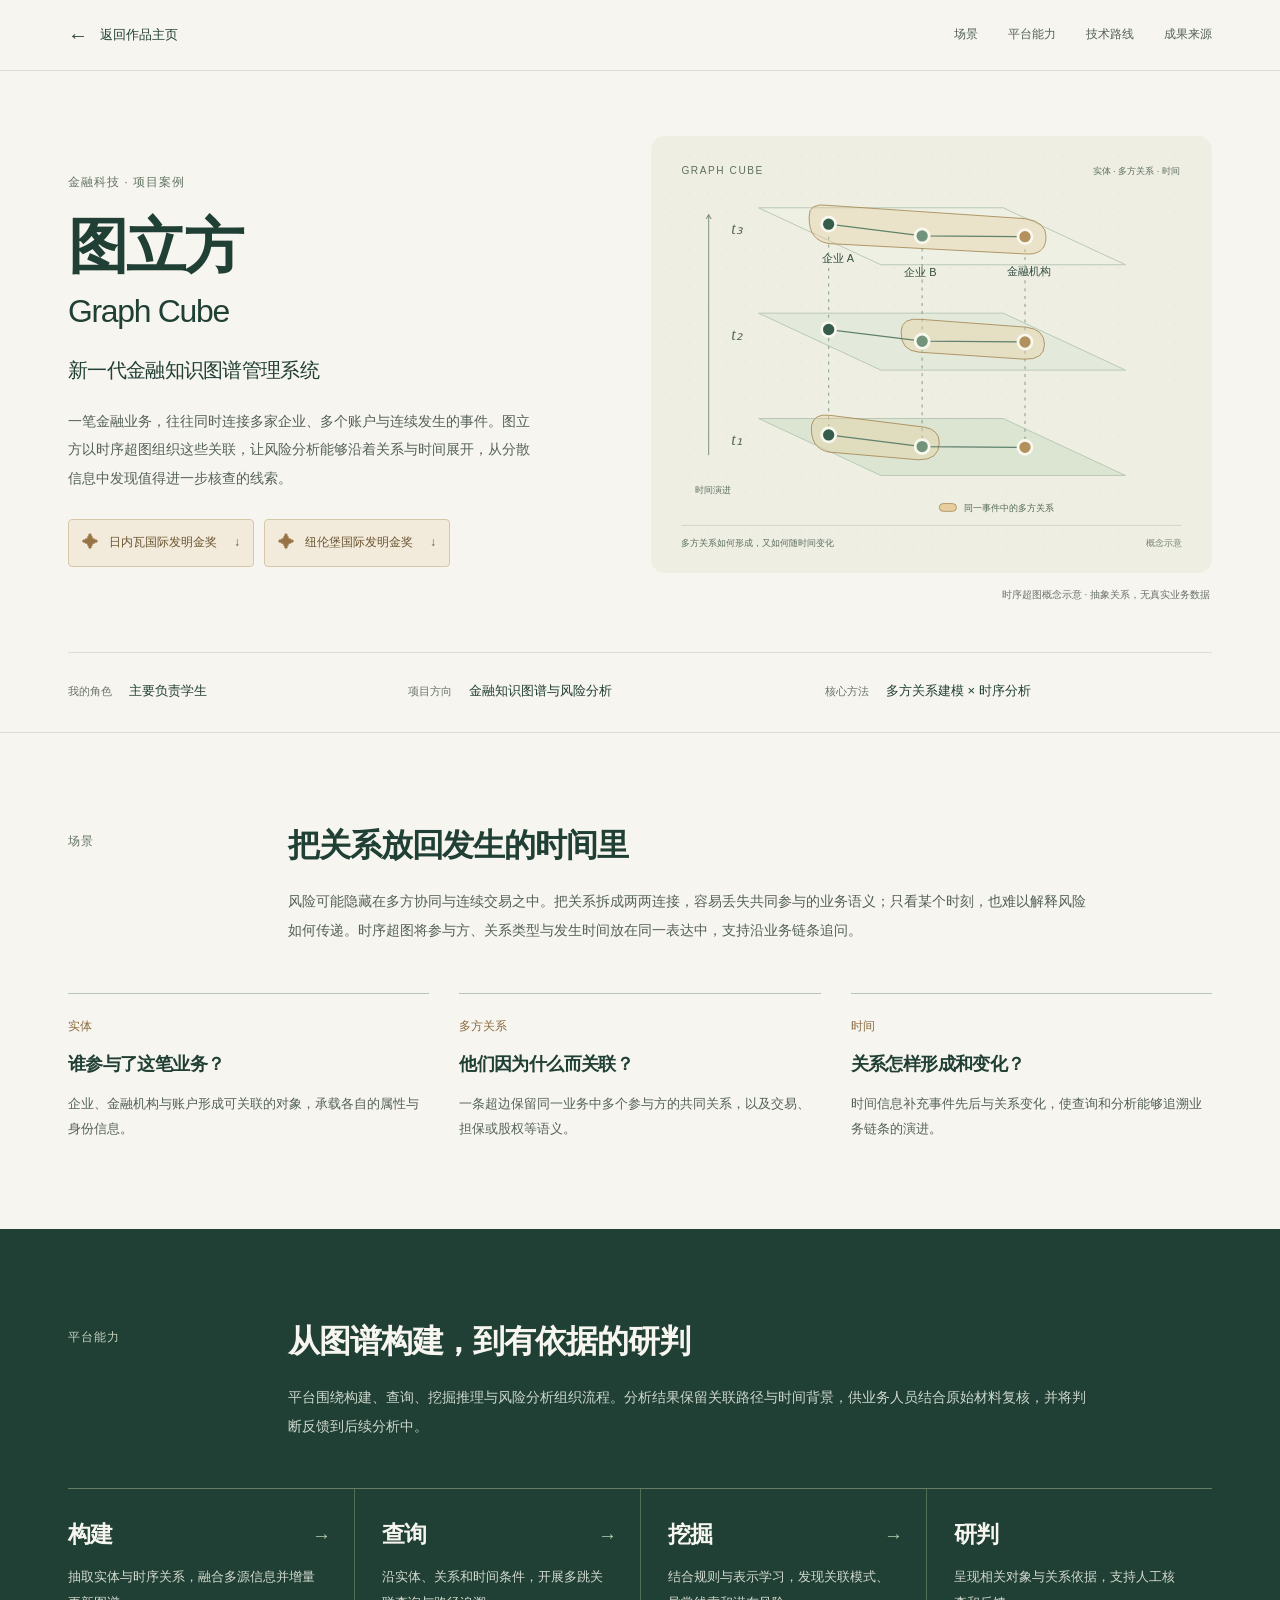
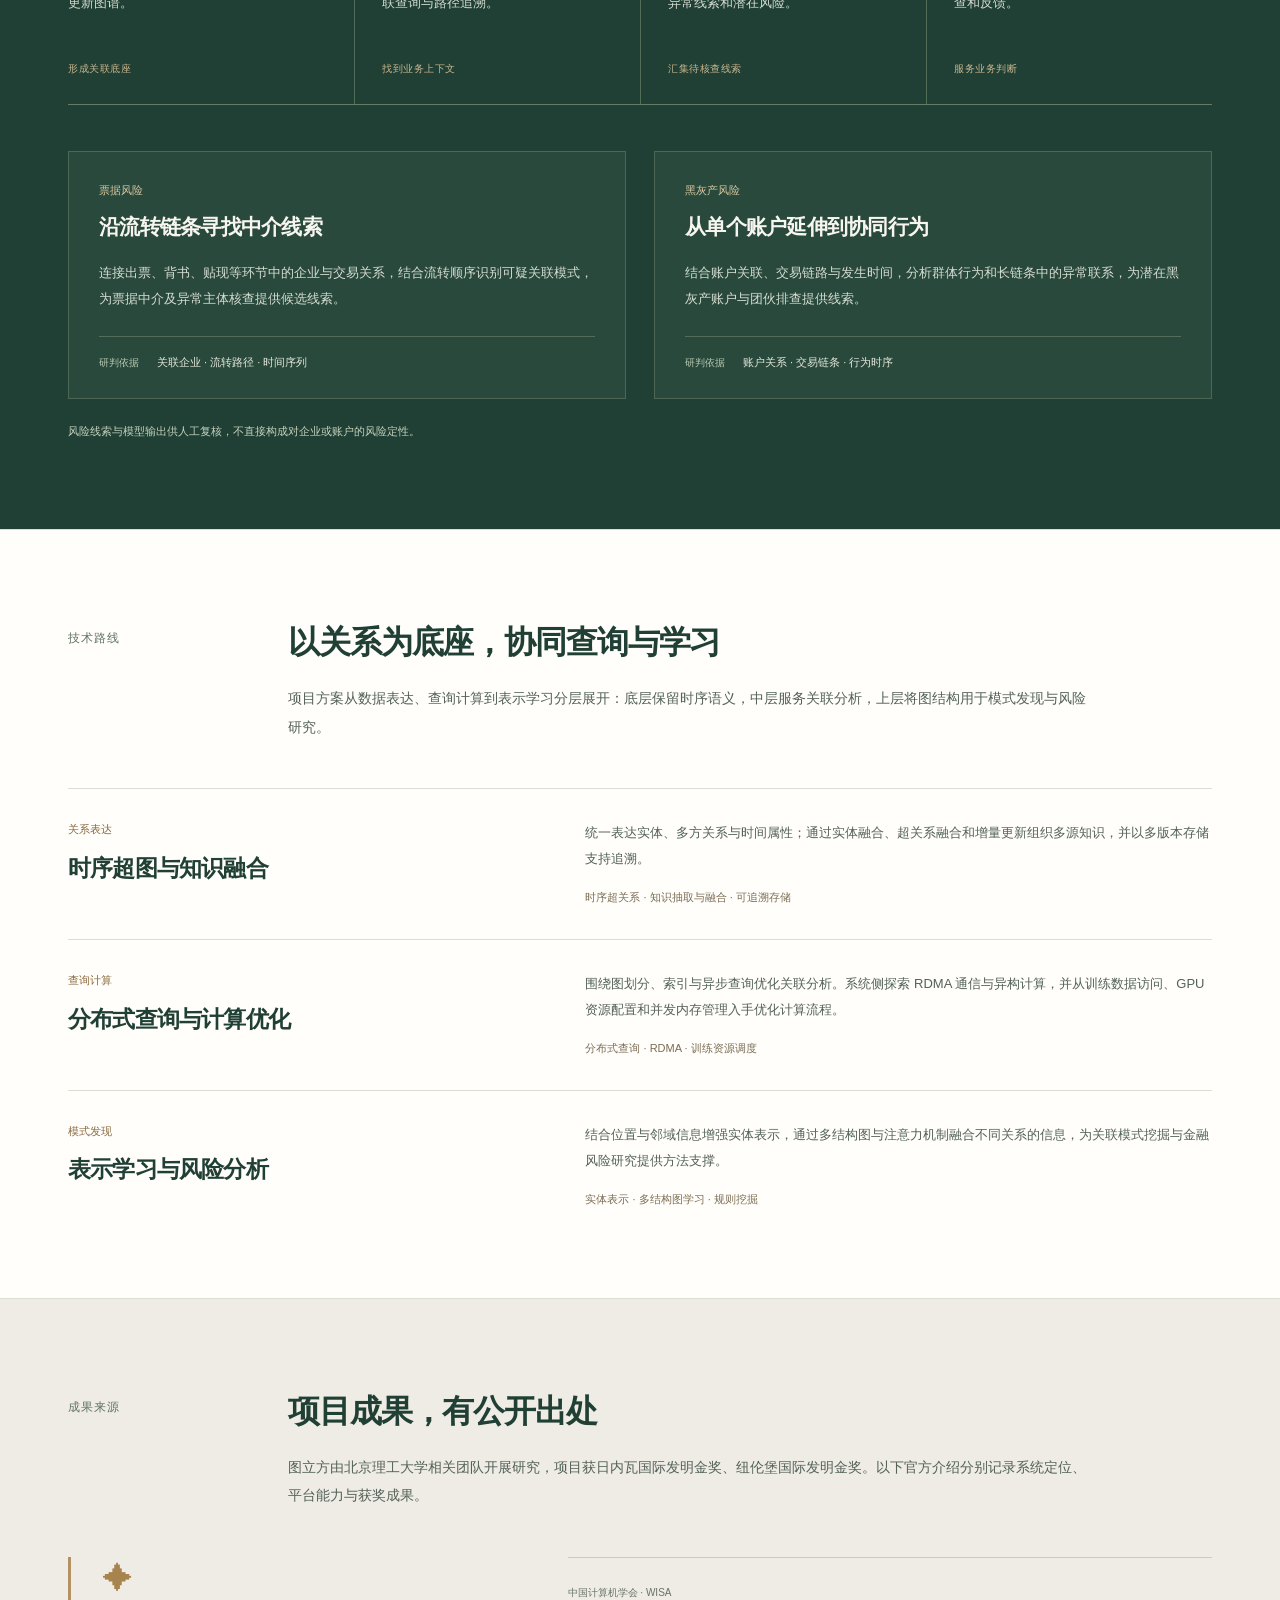
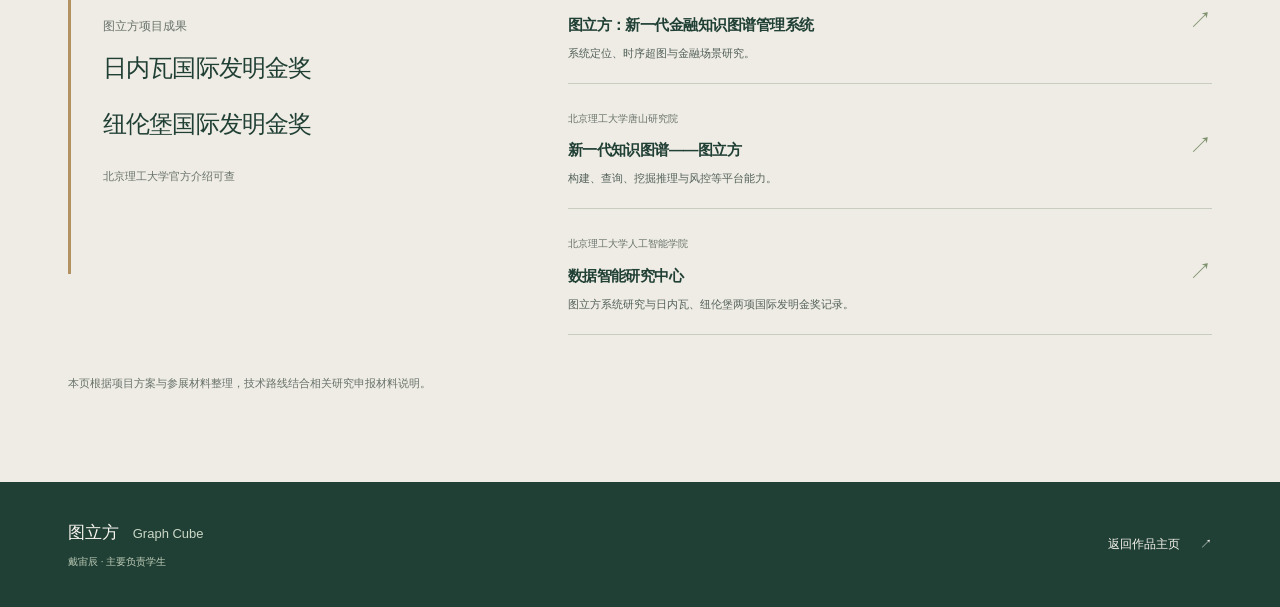
<file: demo/tulifang.html>
<!DOCTYPE html>
<html lang="zh-CN">
<head>
  <meta charset="UTF-8"/>
  <meta name="viewport" content="width=device-width, initial-scale=1.0"/>
  <meta name="description" content="戴宙辰作为主要负责学生参与的图立方 Graph Cube 项目：以时序超图组织金融多方关系，贯通图谱构建、查询、挖掘与风险研判。"/>
  <title>图立方 Graph Cube · 戴宙辰的项目案例</title>
  <link rel="icon" href="../assets/favicon-name.svg" type="image/svg+xml"/>
  <link rel="stylesheet" href="../assets/portfolio.css?v=20260928-tulifang-awards"/>
  <link rel="stylesheet" href="../assets/tulifang-case.css?v=20260928-tulifang-awards"/>
</head>
<body class="tulifang-page">
  <a class="skip-link" href="#main">跳到项目内容</a>
  <nav class="case-nav" aria-label="项目章节导航">
    <div class="case-wrap case-nav-inner">
      <a class="case-back" href="../index.html#tulifang"><span aria-hidden="true">←</span> 返回作品主页</a>
      <div class="case-nav-links">
        <a href="#context">场景</a>
        <a href="#capabilities">平台能力</a>
        <a href="#technology">技术路线</a>
        <a href="#sources">成果来源</a>
      </div>
    </div>
  </nav>

  <main id="main" tabindex="-1">
    <header class="case-hero">
      <div class="case-wrap">
        <div class="case-hero-grid">
          <div class="case-hero-copy">
            <p class="case-kicker">金融科技 · 项目案例</p>
            <h1>图立方 <span lang="en">Graph Cube</span></h1>
            <p class="case-subtitle">新一代金融知识图谱管理系统</p>
            <p class="case-intro">一笔金融业务，往往同时连接多家企业、多个账户与连续发生的事件。图立方以时序超图组织这些关联，让风险分析能够沿着关系与时间展开，从分散信息中发现值得进一步核查的线索。</p>
            <div class="case-awards" aria-label="项目奖项">
              <a class="case-award" href="#sources"><span class="award-mark" aria-hidden="true">✦</span> 日内瓦国际发明金奖 <span aria-hidden="true">↓</span></a>
              <a class="case-award" href="#sources"><span class="award-mark" aria-hidden="true">✦</span> 纽伦堡国际发明金奖 <span aria-hidden="true">↓</span></a>
            </div>
          </div>
          <figure class="case-hero-figure">
            <img src="../assets/tulifang-temporal.svg" width="720" height="560" alt="时序超图概念示意，展示多方关系随时间变化；非实际系统界面，不含真实业务数据" fetchpriority="high"/>
            <figcaption>时序超图概念示意 · 抽象关系，无真实业务数据</figcaption>
          </figure>
        </div>
        <dl class="case-facts">
          <div><dt>我的角色</dt><dd>主要负责学生</dd></div>
          <div><dt>项目方向</dt><dd>金融知识图谱与风险分析</dd></div>
          <div><dt>核心方法</dt><dd>多方关系建模 × 时序分析</dd></div>
        </dl>
      </div>
    </header>

    <section id="context" class="case-context" aria-labelledby="context-title">
      <div class="case-wrap">
        <div class="case-section-heading">
          <p class="case-kicker">场景</p>
          <div>
            <h2 id="context-title">把关系放回发生的时间里</h2>
            <p class="case-lead">风险可能隐藏在多方协同与连续交易之中。把关系拆成两两连接，容易丢失共同参与的业务语义；只看某个时刻，也难以解释风险如何传递。时序超图将参与方、关系类型与发生时间放在同一表达中，支持沿业务链条追问。</p>
          </div>
        </div>
        <div class="relation-grid">
          <article>
            <p class="relation-term">实体</p>
            <h3>谁参与了这笔业务？</h3>
            <p>企业、金融机构与账户形成可关联的对象，承载各自的属性与身份信息。</p>
          </article>
          <article>
            <p class="relation-term">多方关系</p>
            <h3>他们因为什么而关联？</h3>
            <p>一条超边保留同一业务中多个参与方的共同关系，以及交易、担保或股权等语义。</p>
          </article>
          <article>
            <p class="relation-term">时间</p>
            <h3>关系怎样形成和变化？</h3>
            <p>时间信息补充事件先后与关系变化，使查询和分析能够追溯业务链条的演进。</p>
          </article>
        </div>
      </div>
    </section>

    <section id="capabilities" class="case-capabilities" aria-labelledby="capabilities-title">
      <div class="case-wrap">
        <div class="case-section-heading">
          <p class="case-kicker">平台能力</p>
          <div>
            <h2 id="capabilities-title">从图谱构建，到有依据的研判</h2>
            <p class="case-lead">平台围绕构建、查询、挖掘推理与风险分析组织流程。分析结果保留关联路径与时间背景，供业务人员结合原始材料复核，并将判断反馈到后续分析中。</p>
          </div>
        </div>
        <ol class="workflow" aria-label="图立方分析流程">
          <li><h3>构建</h3><p>抽取实体与时序关系，融合多源信息并增量更新图谱。</p><span>形成关联底座</span></li>
          <li><h3>查询</h3><p>沿实体、关系和时间条件，开展多跳关联查询与路径追溯。</p><span>找到业务上下文</span></li>
          <li><h3>挖掘</h3><p>结合规则与表示学习，发现关联模式、异常线索和潜在风险。</p><span>汇集待核查线索</span></li>
          <li><h3>研判</h3><p>呈现相关对象与关系依据，支持人工核查和反馈。</p><span>服务业务判断</span></li>
        </ol>
        <div class="scenario-grid">
          <article class="scenario">
            <p class="scenario-label">票据风险</p>
            <h3>沿流转链条寻找中介线索</h3>
            <p>连接出票、背书、贴现等环节中的企业与交易关系，结合流转顺序识别可疑关联模式，为票据中介及异常主体核查提供候选线索。</p>
            <div class="scenario-output"><span>研判依据</span><p>关联企业 · 流转路径 · 时间序列</p></div>
          </article>
          <article class="scenario">
            <p class="scenario-label">黑灰产风险</p>
            <h3>从单个账户延伸到协同行为</h3>
            <p>结合账户关联、交易链路与发生时间，分析群体行为和长链条中的异常联系，为潜在黑灰产账户与团伙排查提供线索。</p>
            <div class="scenario-output"><span>研判依据</span><p>账户关系 · 交易链条 · 行为时序</p></div>
          </article>
        </div>
        <p class="case-review-note">风险线索与模型输出供人工复核，不直接构成对企业或账户的风险定性。</p>
      </div>
    </section>

    <section id="technology" class="case-technology" aria-labelledby="technology-title">
      <div class="case-wrap">
        <div class="case-section-heading">
          <p class="case-kicker">技术路线</p>
          <div>
            <h2 id="technology-title">以关系为底座，协同查询与学习</h2>
            <p class="case-lead">项目方案从数据表达、查询计算到表示学习分层展开：底层保留时序语义，中层服务关联分析，上层将图结构用于模式发现与风险研究。</p>
          </div>
        </div>
        <div class="technology-list">
          <article class="technology-layer">
            <div class="technology-name"><span>关系表达</span><h3>时序超图与知识融合</h3></div>
            <div class="technology-description"><p>统一表达实体、多方关系与时间属性；通过实体融合、超关系融合和增量更新组织多源知识，并以多版本存储支持追溯。</p><p class="technology-terms">时序超关系 · 知识抽取与融合 · 可追溯存储</p></div>
          </article>
          <article class="technology-layer">
            <div class="technology-name"><span>查询计算</span><h3>分布式查询与计算优化</h3></div>
            <div class="technology-description"><p>围绕图划分、索引与异步查询优化关联分析。系统侧探索 RDMA 通信与异构计算，并从训练数据访问、GPU 资源配置和并发内存管理入手优化计算流程。</p><p class="technology-terms">分布式查询 · RDMA · 训练资源调度</p></div>
          </article>
          <article class="technology-layer">
            <div class="technology-name"><span>模式发现</span><h3>表示学习与风险分析</h3></div>
            <div class="technology-description"><p>结合位置与邻域信息增强实体表示，通过多结构图与注意力机制融合不同关系的信息，为关联模式挖掘与金融风险研究提供方法支撑。</p><p class="technology-terms">实体表示 · 多结构图学习 · 规则挖掘</p></div>
          </article>
        </div>
      </div>
    </section>

    <section id="sources" class="case-sources" aria-labelledby="sources-title">
      <div class="case-wrap">
        <div class="case-section-heading">
          <p class="case-kicker">成果来源</p>
          <div>
            <h2 id="sources-title">项目成果，有公开出处</h2>
            <p class="case-lead">图立方由北京理工大学相关团队开展研究，项目获日内瓦国际发明金奖、纽伦堡国际发明金奖。以下官方介绍分别记录系统定位、平台能力与获奖成果。</p>
          </div>
        </div>
        <div class="source-layout">
          <div class="award-panel">
            <span class="award-symbol" aria-hidden="true">✦</span>
            <p>图立方项目成果</p>
            <h3>日内瓦国际发明金奖</h3>
            <h3>纽伦堡国际发明金奖</h3>
            <span class="award-caption">北京理工大学官方介绍可查</span>
          </div>
          <ul class="source-list">
            <li><a href="https://tc.ccf.org.cn/tcis/xwdt/2022-12-01/785002.shtml" target="_blank" rel="noopener"><div><span class="source-org">中国计算机学会 · WISA</span><h3>图立方：新一代金融知识图谱管理系统</h3><p>系统定位、时序超图与金融场景研究。</p></div><span class="source-arrow" aria-hidden="true">↗</span></a></li>
            <li><a href="https://tangshan.bit.edu.cn/kjcx/kjcg/4e1ce82c362b454680c77f058ee3dd65.htm" target="_blank" rel="noopener"><div><span class="source-org">北京理工大学唐山研究院</span><h3>新一代知识图谱——图立方</h3><p>构建、查询、挖掘推理与风控等平台能力。</p></div><span class="source-arrow" aria-hidden="true">↗</span></a></li>
            <li><a href="https://ai.bit.edu.cn/kxyj/kypt_1/804afc7fe7864c84925f3d6a1948bd7e.htm" target="_blank" rel="noopener"><div><span class="source-org">北京理工大学人工智能学院</span><h3>数据智能研究中心</h3><p>图立方系统研究与日内瓦、纽伦堡两项国际发明金奖记录。</p></div><span class="source-arrow" aria-hidden="true">↗</span></a></li>
          </ul>
        </div>
        <p class="case-materials">本页根据项目方案与参展材料整理，技术路线结合相关研究申报材料说明。</p>
      </div>
    </section>
  </main>

  <footer class="case-footer">
    <div class="case-wrap case-footer-inner">
      <p>图立方 <span lang="en">Graph Cube</span><small>戴宙辰 · 主要负责学生</small></p>
      <a href="../index.html#tulifang">返回作品主页 <span aria-hidden="true">↗</span></a>
    </div>
  </footer>
</body>
</html>
</file>
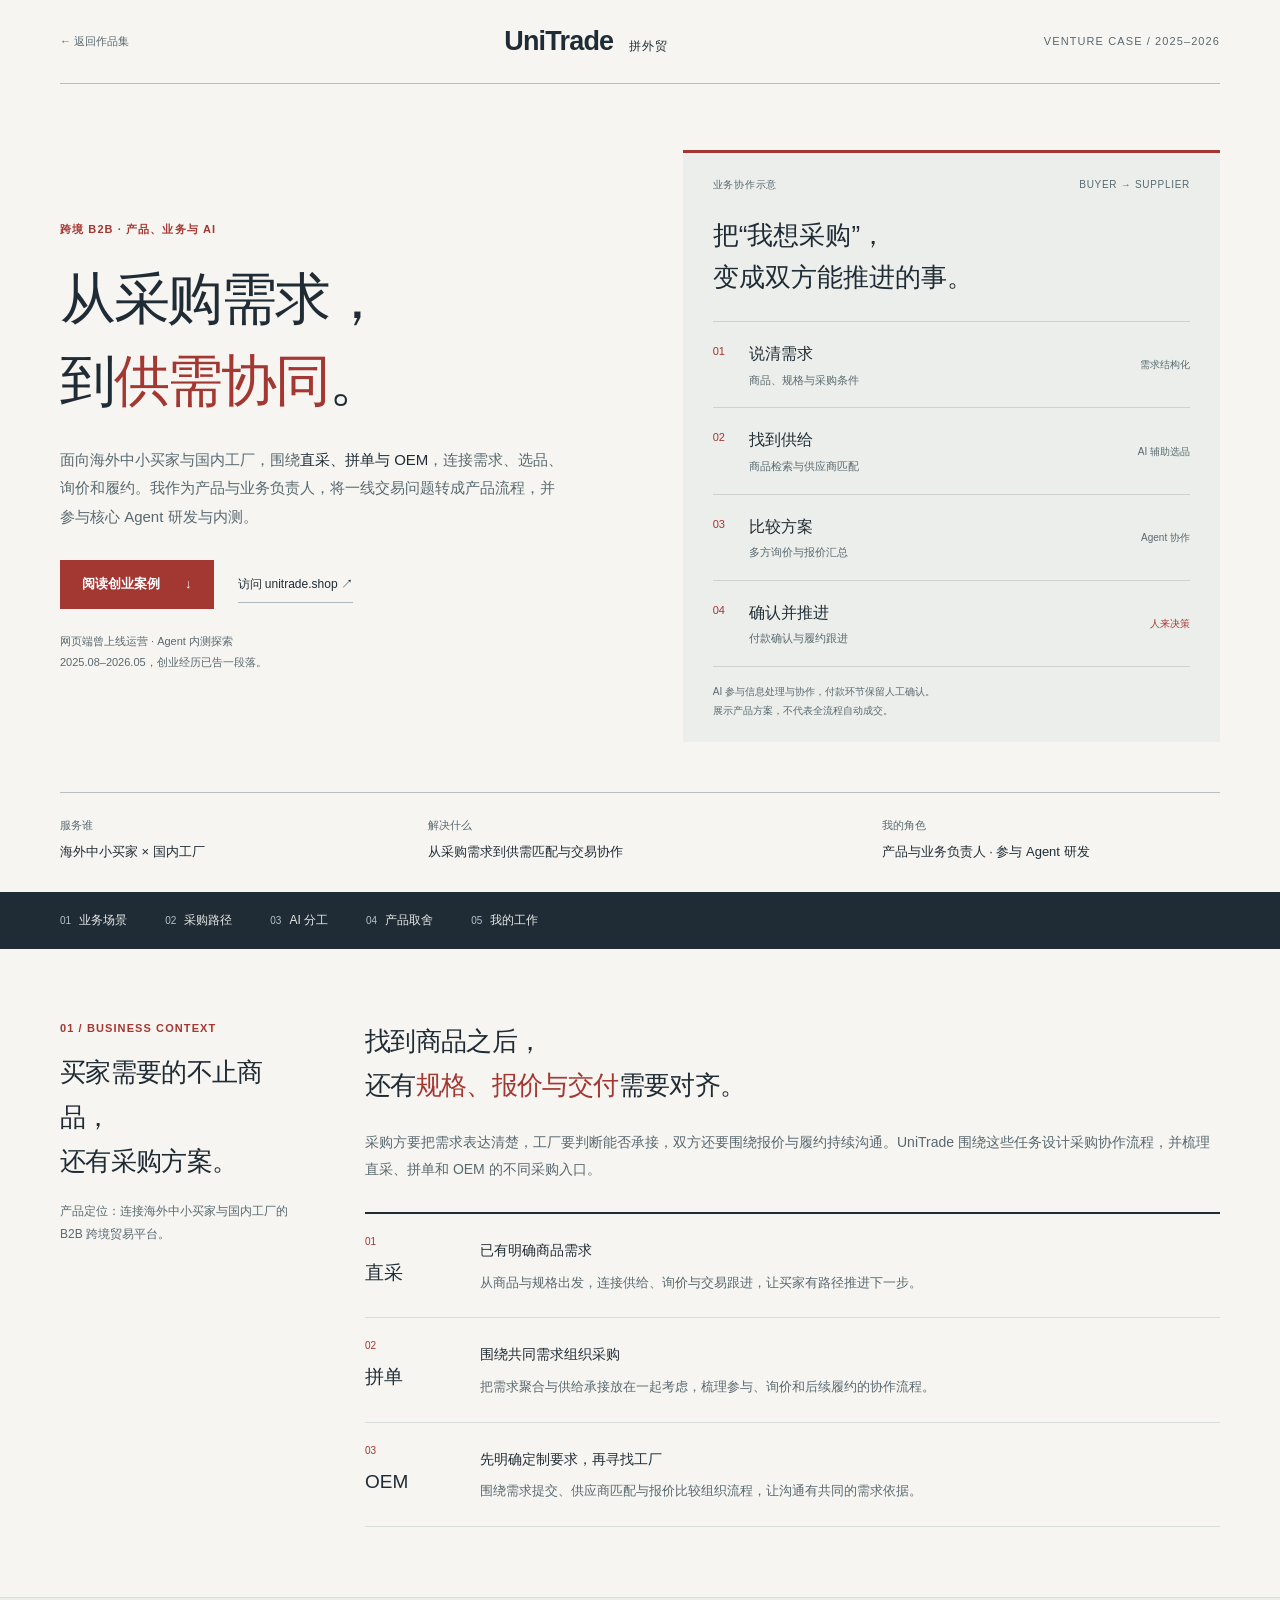
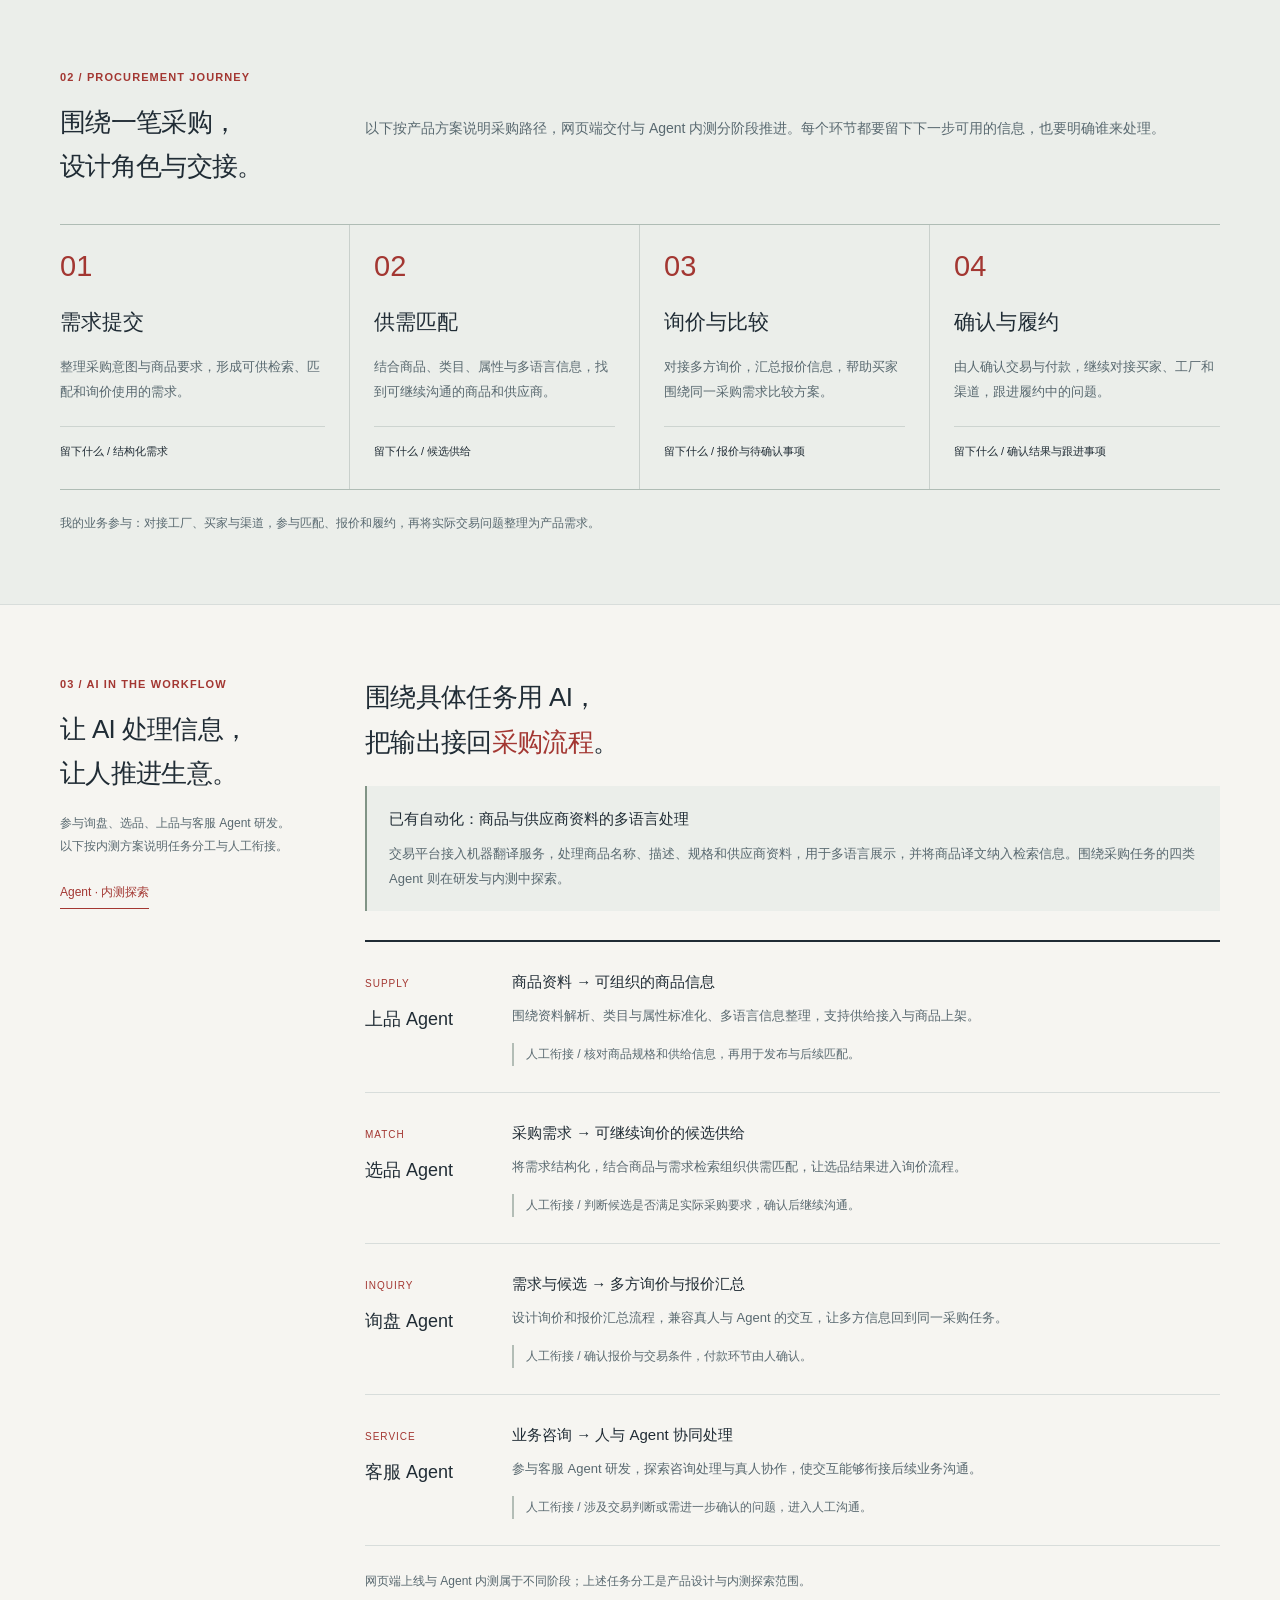
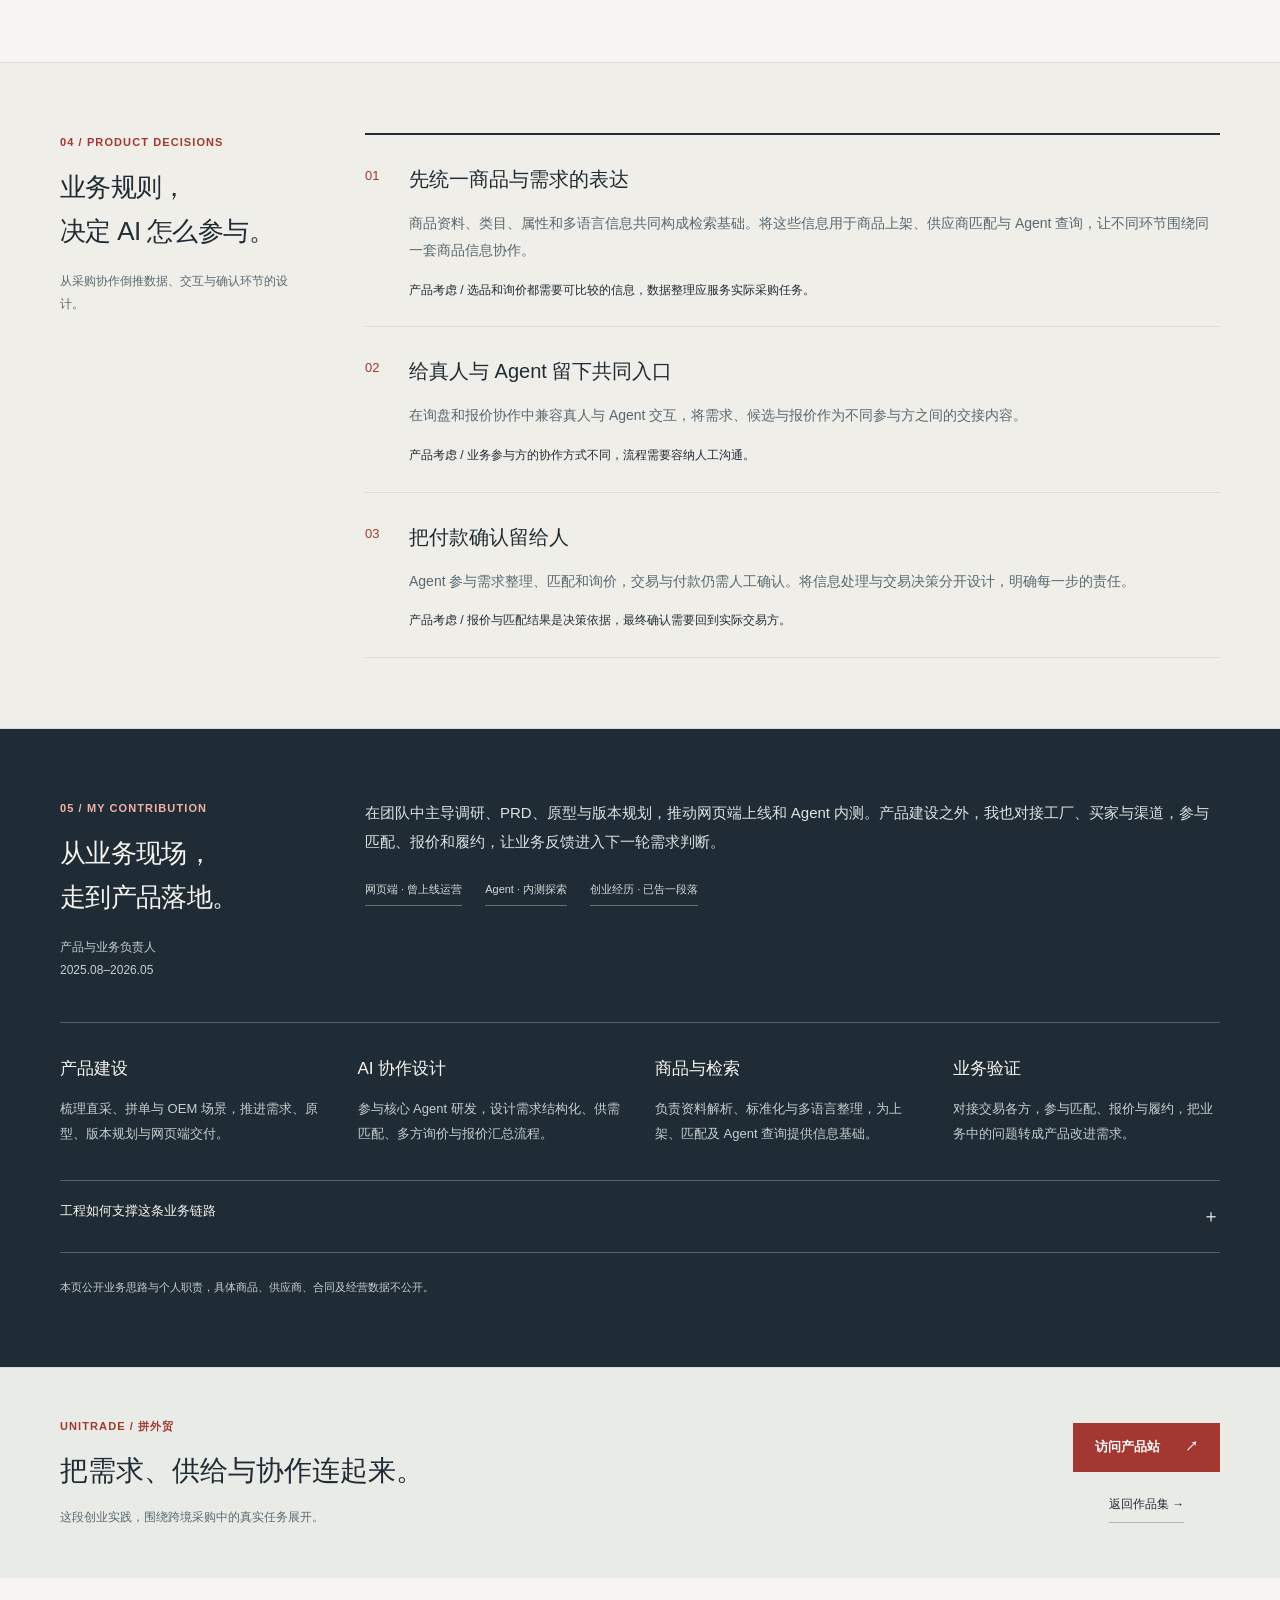
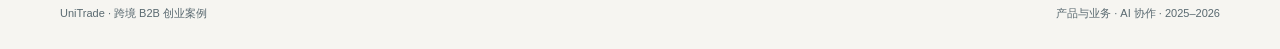
<file: demo/unitrade.html>
<!DOCTYPE html>
<html lang="zh-CN">
<head>
  <meta charset="UTF-8"/>
  <meta name="viewport" content="width=device-width, initial-scale=1.0"/>
  <meta name="theme-color" content="#202C35"/>
  <link rel="icon" href="../assets/favicon.svg" type="image/svg+xml"/>
  <title>UniTrade 拼外贸 — 跨境采购与 AI 协作创业案例</title>
  <meta name="description" content="UniTrade 拼外贸创业案例：面向海外中小买家与国内工厂，围绕直采、拼单与 OEM，梳理采购协作、Agent 内测与产品业务负责人的实践。"/>
  <link rel="stylesheet" href="../assets/unitrade-case.css?v=20260929-business-ai"/>
</head>
<body>
  <a class="skip" href="#main">跳转到案例正文</a>
  <header class="wrap">
    <div class="topbar"><a class="back" href="../index.html#unitrade">← 返回作品集</a><a class="brand" href="#" aria-label="UniTrade，返回页首">UniTrade <span>拼外贸</span></a><span class="edition">VENTURE CASE / 2025–2026</span></div>
    <div class="hero">
      <div class="hero-copy">
        <p class="eyebrow">跨境 B2B · 产品、业务与 AI</p>
        <h1>从采购需求，<br/>到<span>供需协同</span>。</h1>
        <p>面向海外中小买家与国内工厂，围绕<strong>直采、拼单与 OEM</strong>，连接需求、选品、询价和履约。我作为产品与业务负责人，将一线交易问题转成产品流程，并参与核心 Agent 研发与内测。</p>
        <div class="actions"><a class="button" href="#context">阅读创业案例 <span aria-hidden="true">↓</span></a><a class="text-link" href="https://unitrade.shop" target="_blank" rel="noopener">访问 unitrade.shop ↗</a></div>
        <p class="status-note">网页端曾上线运营 · Agent 内测探索<br/>2025.08–2026.05，创业经历已告一段落。</p>
      </div>
      <figure class="trade-map" aria-labelledby="trade-map-title">
        <div class="map-top"><span>业务协作示意</span><span>BUYER → SUPPLIER</span></div>
        <h2 id="trade-map-title">把“我想采购”，<br/>变成双方能推进的事。</h2>
        <ol class="map-path">
          <li><span class="map-index">01</span><div><h3>说清需求</h3><p>商品、规格与采购条件</p></div><span class="map-role">需求结构化</span></li>
          <li><span class="map-index">02</span><div><h3>找到供给</h3><p>商品检索与供应商匹配</p></div><span class="map-role">AI 辅助选品</span></li>
          <li><span class="map-index">03</span><div><h3>比较方案</h3><p>多方询价与报价汇总</p></div><span class="map-role">Agent 协作</span></li>
          <li><span class="map-index">04</span><div><h3>确认并推进</h3><p>付款确认与履约跟进</p></div><span class="map-role human">人来决策</span></li>
        </ol>
        <figcaption>AI 参与信息处理与协作，付款环节保留人工确认。<br/>展示产品方案，不代表全流程自动成交。</figcaption>
      </figure>
    </div>
    <dl class="brief" aria-label="项目概要">
      <div><dt>服务谁</dt><dd>海外中小买家 × 国内工厂</dd></div>
      <div><dt>解决什么</dt><dd>从采购需求到供需匹配与交易协作</dd></div>
      <div><dt>我的角色</dt><dd>产品与业务负责人 · 参与 Agent 研发</dd></div>
    </dl>
  </header>
  <nav class="section-nav" aria-label="案例章节"><div class="wrap section-links"><a href="#context"><span>01</span>业务场景</a><a href="#journey"><span>02</span>采购路径</a><a href="#ai"><span>03</span>AI 分工</a><a href="#choices"><span>04</span>产品取舍</a><a href="#history"><span>05</span>我的工作</a></div></nav>
  <main id="main">
    <section class="section" id="context"><div class="wrap section-grid">
      <div class="section-heading"><p class="section-label">01 / BUSINESS CONTEXT</p><h2>买家需要的不止商品，<br/>还有采购方案。</h2><p>产品定位：连接海外中小买家与国内工厂的 B2B 跨境贸易平台。</p></div>
      <div><p class="intro">找到商品之后，<br/>还有<em>规格、报价与交付</em>需要对齐。</p><p class="body-copy">采购方要把需求表达清楚，工厂要判断能否承接，双方还要围绕报价与履约持续沟通。UniTrade 围绕这些任务设计采购协作流程，并梳理直采、拼单和 OEM 的不同采购入口。</p>
        <dl class="scenarios">
          <div><dt><span>01</span>直采</dt><dd><strong>已有明确商品需求</strong><p>从商品与规格出发，连接供给、询价与交易跟进，让买家有路径推进下一步。</p></dd></div>
          <div><dt><span>02</span>拼单</dt><dd><strong>围绕共同需求组织采购</strong><p>把需求聚合与供给承接放在一起考虑，梳理参与、询价和后续履约的协作流程。</p></dd></div>
          <div><dt><span>03</span>OEM</dt><dd><strong>先明确定制要求，再寻找工厂</strong><p>围绕需求提交、供应商匹配与报价比较组织流程，让沟通有共同的需求依据。</p></dd></div>
        </dl>
      </div>
    </div></section>
    <section class="section flow-section" id="journey"><div class="wrap">
      <div class="section-grid flow-head"><div class="section-heading"><p class="section-label">02 / PROCUREMENT JOURNEY</p><h2>围绕一笔采购，<br/>设计角色与交接。</h2></div><p class="body-copy">以下按产品方案说明采购路径，网页端交付与 Agent 内测分阶段推进。每个环节都要留下下一步可用的信息，也要明确谁来处理。</p></div>
      <ol class="flow">
        <li><span class="step">01</span><h3>需求提交</h3><p>整理采购意图与商品要求，形成可供检索、匹配和询价使用的需求。</p><p class="result">留下什么 / 结构化需求</p></li>
        <li><span class="step">02</span><h3>供需匹配</h3><p>结合商品、类目、属性与多语言信息，找到可继续沟通的商品和供应商。</p><p class="result">留下什么 / 候选供给</p></li>
        <li><span class="step">03</span><h3>询价与比较</h3><p>对接多方询价，汇总报价信息，帮助买家围绕同一采购需求比较方案。</p><p class="result">留下什么 / 报价与待确认事项</p></li>
        <li><span class="step">04</span><h3>确认与履约</h3><p>由人确认交易与付款，继续对接买家、工厂和渠道，跟进履约中的问题。</p><p class="result">留下什么 / 确认结果与跟进事项</p></li>
      </ol>
      <p class="flow-foot">我的业务参与：对接工厂、买家与渠道，参与匹配、报价和履约，再将实际交易问题整理为产品需求。</p>
    </div></section>
    <section class="section" id="ai"><div class="wrap section-grid">
      <div class="section-heading"><p class="section-label">03 / AI IN THE WORKFLOW</p><h2>让 AI 处理信息，<br/>让人推进生意。</h2><p>参与询盘、选品、上品与客服 Agent 研发。以下按内测方案说明任务分工与人工衔接。</p><span class="phase-label">Agent · 内测探索</span></div>
      <div>
        <p class="intro">围绕具体任务用 AI，<br/>把输出接回<em>采购流程</em>。</p>
        <div class="automation-note"><h3>已有自动化：商品与供应商资料的多语言处理</h3><p>交易平台接入机器翻译服务，处理商品名称、描述、规格和供应商资料，用于多语言展示，并将商品译文纳入检索信息。围绕采购任务的四类 Agent 则在研发与内测中探索。</p></div>
        <div class="agent-list">
          <article class="agent-row"><div class="agent-name"><span>SUPPLY</span><h3>上品 Agent</h3></div><div><h4>商品资料 → 可组织的商品信息</h4><p>围绕资料解析、类目与属性标准化、多语言信息整理，支持供给接入与商品上架。</p><p class="handoff">人工衔接 / 核对商品规格和供给信息，再用于发布与后续匹配。</p></div></article>
          <article class="agent-row"><div class="agent-name"><span>MATCH</span><h3>选品 Agent</h3></div><div><h4>采购需求 → 可继续询价的候选供给</h4><p>将需求结构化，结合商品与需求检索组织供需匹配，让选品结果进入询价流程。</p><p class="handoff">人工衔接 / 判断候选是否满足实际采购要求，确认后继续沟通。</p></div></article>
          <article class="agent-row"><div class="agent-name"><span>INQUIRY</span><h3>询盘 Agent</h3></div><div><h4>需求与候选 → 多方询价与报价汇总</h4><p>设计询价和报价汇总流程，兼容真人与 Agent 的交互，让多方信息回到同一采购任务。</p><p class="handoff">人工衔接 / 确认报价与交易条件，付款环节由人确认。</p></div></article>
          <article class="agent-row"><div class="agent-name"><span>SERVICE</span><h3>客服 Agent</h3></div><div><h4>业务咨询 → 人与 Agent 协同处理</h4><p>参与客服 Agent 研发，探索咨询处理与真人协作，使交互能够衔接后续业务沟通。</p><p class="handoff">人工衔接 / 涉及交易判断或需进一步确认的问题，进入人工沟通。</p></div></article>
        </div>
        <p class="scope-note">网页端上线与 Agent 内测属于不同阶段；上述任务分工是产品设计与内测探索范围。</p>
      </div>
    </div></section>
    <section class="section decisions-section" id="choices"><div class="wrap section-grid">
      <div class="section-heading"><p class="section-label">04 / PRODUCT DECISIONS</p><h2>业务规则，<br/>决定 AI 怎么参与。</h2><p>从采购协作倒推数据、交互与确认环节的设计。</p></div>
      <div class="decisions">
        <article class="decision"><span class="decision-number">01</span><div><h3>先统一商品与需求的表达</h3><p>商品资料、类目、属性和多语言信息共同构成检索基础。将这些信息用于商品上架、供应商匹配与 Agent 查询，让不同环节围绕同一套商品信息协作。</p><p class="reason">产品考虑 / 选品和询价都需要可比较的信息，数据整理应服务实际采购任务。</p></div></article>
        <article class="decision"><span class="decision-number">02</span><div><h3>给真人与 Agent 留下共同入口</h3><p>在询盘和报价协作中兼容真人与 Agent 交互，将需求、候选与报价作为不同参与方之间的交接内容。</p><p class="reason">产品考虑 / 业务参与方的协作方式不同，流程需要容纳人工沟通。</p></div></article>
        <article class="decision"><span class="decision-number">03</span><div><h3>把付款确认留给人</h3><p>Agent 参与需求整理、匹配和询价，交易与付款仍需人工确认。将信息处理与交易决策分开设计，明确每一步的责任。</p><p class="reason">产品考虑 / 报价与匹配结果是决策依据，最终确认需要回到实际交易方。</p></div></article>
      </div>
    </div></section>
    <section class="section history" id="history"><div class="wrap">
      <div class="section-grid"><div class="section-heading"><p class="section-label">05 / MY CONTRIBUTION</p><h2>从业务现场，<br/>走到产品落地。</h2><p>产品与业务负责人<br/>2025.08–2026.05</p></div><div><p class="history-lede">在团队中主导调研、PRD、原型与版本规划，推动网页端上线和 Agent 内测。产品建设之外，我也对接工厂、买家与渠道，参与匹配、报价和履约，让业务反馈进入下一轮需求判断。</p><div class="delivery-status"><span>网页端 · 曾上线运营</span><span>Agent · 内测探索</span><span>创业经历 · 已告一段落</span></div></div></div>
      <div class="history-work"><article><h3>产品建设</h3><p>梳理直采、拼单与 OEM 场景，推进需求、原型、版本规划与网页端交付。</p></article><article><h3>AI 协作设计</h3><p>参与核心 Agent 研发，设计需求结构化、供需匹配、多方询价与报价汇总流程。</p></article><article><h3>商品与检索</h3><p>负责资料解析、标准化与多语言整理，为上架、匹配及 Agent 查询提供信息基础。</p></article><article><h3>业务验证</h3><p>对接交易各方，参与匹配、报价与履约，把业务中的问题转成产品改进需求。</p></article></div>
      <details class="technical" id="scope"><summary>工程如何支撑这条业务链路 <span aria-hidden="true">＋</span></summary><div class="technical-content"><p><strong>商品与检索：</strong>商品字段、SPU / SKU、类目与属性规范用于接入和迁移；多语言处理与商品检索服务于供给展示和匹配。</p><p><strong>网页端与业务服务：</strong>React / TypeScript 前端按采购方、供应商与平台管理角色组织；Java / Spring Boot 后端实现用户、商品、订单等业务模块。</p><p><strong>交付范围：</strong>保留网页端工程与部署记录；Agent 按参与研发、方案设计和内测探索呈现。</p></div></details>
      <p class="privacy-note">本页公开业务思路与个人职责，具体商品、供应商、合同及经营数据不公开。</p>
    </div></section>
    <section class="closing" aria-label="继续了解 UniTrade"><div class="wrap"><div><p class="section-label">UNITRADE / 拼外贸</p><h2>把需求、供给与协作连起来。</h2><p>这段创业实践，围绕跨境采购中的真实任务展开。</p></div><div class="closing-links"><a class="button" href="https://unitrade.shop" target="_blank" rel="noopener">访问产品站 <span aria-hidden="true">↗</span></a><a class="text-link" href="../index.html#unitrade">返回作品集 →</a></div></div></section>
  </main>
  <footer class="wrap footer"><p>UniTrade · 跨境 B2B 创业案例</p><p>产品与业务 · AI 协作 · 2025–2026</p></footer>
</body>
</html>
</file>
<file: assets/portfolio.css>
@font-face{font-family:"Portfolio Serif";src:url("fonts/portfolio-serif.woff2") format("woff2");font-style:normal;font-weight:500;font-display:swap}
/* Shared portfolio design system. Product sites retain their own styles. */
:root{--paper:#f7f5ef;--surface:#fffefa;--paper-2:#eeece4;--ink:#263b33;--ink-soft:#536159;--ink-faint:#68726a;--line:#dcded4;--accent:#315e4c;--green:#203f35;--gold:#b49162;--serif:"Portfolio Serif","Noto Serif SC","Source Han Serif SC","Songti SC","SimSun",Georgia,serif;--sans:"Noto Sans SC","PingFang SC","Microsoft YaHei",sans-serif;--mono:"JetBrains Mono","SFMono-Regular",Consolas,monospace}
*{box-sizing:border-box;margin:0;padding:0}
html{scroll-behavior:smooth;scroll-padding-top:92px}
body{background:var(--paper);color:var(--ink);font:16px/1.8 var(--sans);-webkit-font-smoothing:antialiased}
::selection{color:var(--surface);background:var(--green)}
a{color:var(--accent);text-decoration:none;text-underline-offset:4px}
a:hover{text-decoration:underline}
a:focus-visible{outline:3px solid var(--accent);outline-offset:5px}
main:focus{outline:none}
img{display:block;max-width:100%}
.wrap{width:100%;max-width:1280px;margin-inline:auto;padding-inline:48px}
.skip-link{position:fixed;z-index:100;top:10px;left:20px;padding:10px 18px;background:var(--surface)}
.skip-link:not(:focus){clip-path:inset(50%);width:1px;height:1px;overflow:hidden;white-space:nowrap;padding:0}

/* Masthead and native section navigation. */
nav{position:sticky;top:0;z-index:50;background:rgba(247,245,239,.94);backdrop-filter:blur(16px);border-bottom:1px solid rgba(38,59,51,.10)}
.nav-shell{display:flex;align-items:center;justify-content:space-between;gap:32px}
nav .brand{flex:none;display:inline-flex;align-items:center;min-height:76px;padding-right:16px;color:var(--ink);font:600 18px/1.6 var(--sans);letter-spacing:.10em}
nav .brand:hover{text-decoration:none}
.nav-links{display:flex;align-items:stretch;gap:26px;min-width:0;overflow-x:auto;scrollbar-width:thin}
.nav-links a{position:relative;display:inline-flex;align-items:center;min-height:76px;padding:3px 1px 0;white-space:nowrap;color:var(--ink-soft);font-size:13px}
.nav-links a::after{content:"";position:absolute;bottom:0;left:0;right:0;height:2px;background:var(--accent);transform:scaleX(0);transition:transform .18s ease}
.nav-links a:hover,.nav-links a[aria-current]{color:var(--accent);text-decoration:none}
.nav-links a:hover::after,.nav-links a[aria-current]::after{transform:scaleX(1)}
.nav-links a:focus-visible{outline-offset:-4px}

/* Opening spread. */
.hero{position:relative;padding:68px 0 78px;overflow:clip}
.hero-layout{display:grid;grid-template-columns:.82fr 1.18fr;align-items:center;gap:50px}
.eyebrow{font:500 12px/1.8 var(--sans);letter-spacing:.10em;color:var(--green);margin-bottom:18px;display:flex;align-items:center;gap:12px}
h1{font:600 clamp(48px,4.8vw,68px)/1.2 var(--sans);letter-spacing:.02em}
.hero-statement{font:500 clamp(24px,2.15vw,31px)/1.8 var(--serif);margin-top:25px;letter-spacing:-.025em;color:var(--green)}
.tagline{max-width:440px;font-size:14px;line-height:2;color:var(--ink-soft);margin-top:22px}
.cta,.actions{display:flex;flex-wrap:wrap;align-items:center;gap:10px}
.cta{margin-top:29px;gap:15px}
.btn,.abtn{display:inline-flex;justify-content:center;align-items:center;gap:12px;min-height:44px;padding:10px 17px;border:1px solid var(--line);border-radius:30px;background:transparent;color:var(--ink);font:500 13px/1.5 var(--sans);transition:background .2s ease,border-color .2s ease,color .2s ease,transform .2s ease}
.btn{min-height:50px;padding-inline:23px;border-radius:30px;font-size:13px}
.btn.primary,.abtn.fill{background:var(--green);border-color:var(--green);color:var(--surface)}
.btn:hover,.abtn:hover{text-decoration:none;border-color:var(--green);background:#e7ece3;color:var(--green)}
.btn.primary:hover,.abtn.fill:hover{background:#16372e;border-color:#16372e;color:#fff}

/* Chapter rhythm and shared project cards. */
section{padding:90px 0;border-top:1px solid var(--line);scroll-margin-top:20px}
.anchor-alias{display:block;height:0;scroll-margin-top:130px}
h2{font:500 34px/1.5 var(--serif);letter-spacing:-.025em}
.num{display:inline-block;font:11px/1.5 var(--mono);letter-spacing:0;color:var(--accent);vertical-align:baseline;margin-right:16px}
.sub{color:var(--ink-faint);font-size:14px;line-height:1.85;margin-top:14px}
.section-head .sub{max-width:760px}
.demo-grid{display:grid;grid-template-columns:repeat(2,minmax(0,1fr));gap:60px 36px}
.demo-card{min-width:0;display:flex;flex-direction:column;background:transparent}
.demo-card:hover{transform:none}
.preview{aspect-ratio:16/10;background:#e9ece2;overflow:hidden;border:1px solid rgba(32,39,35,.08);border-radius:18px}
.preview>img{width:100%;height:100%;object-fit:contain;object-position:center;transition:transform .55s cubic-bezier(.2,.7,.2,1)}
.preview>.forest-cover{object-fit:contain;background:#dde7cb}
.reality-preview{background:#0e0f12}
.reality-preview>img{object-fit:contain}
.demo-info{display:flex;flex:1;flex-direction:column;padding:24px 2px 0}
.kind,.skill-category{font:500 11px/1.7 var(--sans);letter-spacing:.06em;color:var(--accent);margin-bottom:9px}
.demo-info h3{font:600 28px/1.45 var(--sans);letter-spacing:-.035em;margin-bottom:13px}
.demo-info>p{color:var(--ink-soft);font-size:14px;line-height:1.95;margin-bottom:17px;max-width:620px}
.demo-info>p:not(.project-note){flex:1}
.demo-info .project-note{font-size:12px;color:var(--ink-faint);margin-bottom:18px;line-height:1.85}
.demo-info .actions{gap:10px 14px}
.demo-info .abtn{font-size:12px;padding-inline:17px;border-radius:30px}

/* Shipped venture. */
.live-product{padding:0 0 84px;border-top:0;background:var(--paper)}
.live-layout{display:grid;grid-template-columns:1fr 1.12fr;gap:60px;align-items:center;padding:0 0 35px;position:relative}
.live-kicker{font:500 12px/1.7 var(--sans);color:#c4d8c9;margin-bottom:16px}
.live-copy h3{font:500 65px/1.15 var(--sans);letter-spacing:-.055em}
.live-intro{color:#e2e9df;font-size:14px;line-height:2.1;max-width:510px}
.live-copy .actions{margin-top:27px}
.live-copy .abtn{border-color:#819382;color:#f3f0e5}
.live-copy .abtn.fill{background:#e4ddc5;border-color:#e4ddc5;color:#203b31}
.live-copy .abtn:hover{background:#365247}
.live-copy .abtn.fill:hover{background:#f2ead4}
.live-product a:focus-visible{outline-color:#e4ddc5}
.delivery-strip{position:relative;display:grid;grid-template-columns:repeat(3,minmax(0,1fr));border-top:1px solid #527160}
.delivery-strip article{padding:24px 25px 4px;border-right:1px solid #5a7666}
.delivery-strip article:first-child{padding-left:0}
.delivery-strip article:last-child{padding-right:0;border-right:0}
.delivery-strip article>span{font-size:11px;color:#bed2c2}
.delivery-strip h4{font:500 17px/1.6 var(--sans);margin:8px 0}
.delivery-strip p{font-size:13px;color:#dce6d8;line-height:1.85}
.live-note{position:relative;color:#c5d2c1;font-size:11px;line-height:1.8;margin-top:26px}

/* Research and engineering practice. */
#projects{background:var(--surface)}
.research-feature{background:#f0f2e9;border:0;border-radius:18px;padding:37px 40px 26px;margin-bottom:46px;scroll-margin-top:100px}
.research-feature-head{display:flex;justify-content:space-between;align-items:center;gap:16px;font:500 12px/1.6 var(--sans);color:var(--green)}
.conference-badge{display:inline-flex;align-items:baseline;gap:13px;padding:4px 0 6px;border-bottom:1px solid #bfa575;color:var(--green);white-space:nowrap}
.conference-badge strong{font:600 19px/1.35 var(--sans);letter-spacing:.015em}.conference-badge>span{font:500 12px/1.8 var(--sans);color:#745c3b}
.research-feature-grid{display:grid;grid-template-columns:1.15fr 1fr;gap:55px;margin-top:28px}
.research-feature-copy,.research-contributions{min-width:0}
.research-feature h3{font:500 36px/1.4 var(--sans);letter-spacing:-.035em}
.paper-title{font-size:13px;color:var(--ink-faint);line-height:1.75;margin-top:11px}
.research-question{color:var(--green);font:500 25px/1.65 var(--serif);margin-top:24px}
.research-summary{font-size:14px;line-height:1.9;color:var(--ink-soft);margin:13px 0 21px}
.research-contributions{border-top:1px solid var(--line)}
.research-contributions>div{border-bottom:1px solid var(--line);padding:17px 0}
.research-contributions dt{font:600 16px/1.7 var(--sans)}
.research-contributions dt>span{display:block;font:9px/1.7 var(--mono);color:var(--ink-faint);margin-bottom:6px}
.research-contributions dd{font-size:13px;line-height:1.9;color:var(--ink-soft);margin-top:7px}
.research-status{font-size:11px;color:var(--ink-faint);line-height:1.9;border-top:1px solid var(--line);padding-top:16px;margin-top:24px}
.practice-grid{display:grid;grid-template-columns:repeat(2,minmax(0,1fr));gap:28px;margin-top:44px}
.practice-card{min-width:0;display:flex;flex-direction:column;padding:28px 30px;border:1px solid var(--line);border-radius:16px;background:transparent;scroll-margin-top:100px}
.practice-meta{display:flex;justify-content:space-between;gap:10px;font:12px/1.8 var(--sans);color:var(--green)}
.practice-card h3{font:600 24px/1.5 var(--sans);letter-spacing:-.03em;margin:16px 0 13px}
.practice-intro{font-size:14px;line-height:1.9;color:var(--ink-soft)}
.practice-work{margin:22px 0;border-top:1px solid var(--line)}
.practice-work>div{display:grid;grid-template-columns:68px 1fr;gap:14px;padding:15px 0;border-bottom:1px solid var(--line)}
.practice-work dt{font-size:12px;color:var(--green);font-weight:500}
.practice-work dd{font-size:13px;line-height:1.9;color:var(--ink-soft)}
.practice-bottom{margin-top:auto;display:flex;flex-wrap:wrap;align-items:center;gap:15px}
.tags,.tl-tags{display:flex;flex-wrap:wrap;gap:6px}
.tag,.tl-tag{font-size:10px;line-height:1.8;color:#5d6859;background:#e7eadf;border-radius:3px;padding:3px 8px}
.practice-note,.research-note{font-size:11px;line-height:1.9;color:var(--ink-faint)}
.research-note{padding-top:15px;border-top:1px solid var(--line);margin-top:19px}

/* The six existing Skills cards. */
.skill-grid{display:grid;grid-template-columns:repeat(3,minmax(0,1fr));gap:25px}
.skill-card{display:flex;flex-direction:column;min-width:0;color:var(--ink);background:var(--surface);border:1px solid rgba(63,66,49,.09);border-radius:16px;overflow:hidden;transition:transform .25s ease,border-color .25s ease,box-shadow .25s ease}
.skill-card:hover{transform:translateY(-5px);border-color:#a6b3a1;box-shadow:0 14px 25px -18px rgba(25,47,36,.24);text-decoration:none}
.skill-art{aspect-ratio:16/9;background:var(--paper-2);border-bottom:1px solid var(--line)}
.skill-art img{width:100%;height:100%;object-fit:contain}
.skill-body{display:flex;flex:1;flex-direction:column;padding:22px}
.skill-category{font-size:10px;margin-bottom:8px}
.skill-card h3{font:600 20px/1.5 var(--sans);letter-spacing:-.025em;overflow-wrap:anywhere;margin-bottom:11px}
.skill-card p{flex:1;font-size:13px;line-height:1.9;color:var(--ink-soft);margin-bottom:20px}
.skill-bottom{display:flex;justify-content:space-between;align-items:center;gap:12px;border-top:1px solid var(--line);padding-top:14px}
.skill-tags{display:flex;flex-wrap:wrap;gap:4px 10px;font-size:11px;line-height:1.8;color:var(--ink-faint)}
.skill-tags>span+span::before{content:"/";margin-right:10px;color:#8b9484}
.skill-link{font:11px/1.8 var(--mono);white-space:nowrap;color:var(--green)}
.skill-link>span{margin-left:3px}
.skills-more{color:var(--ink-faint);font-size:12px;line-height:2;margin-top:25px;overflow-wrap:anywhere}
.skills-more a{display:inline-flex;align-items:center;min-height:44px;gap:8px;margin-left:16px}

/* Dated notes. */
#timeline{background:var(--paper)}
.timeline{position:relative;border-top:0}
.tl-item{position:relative;display:grid;grid-template-columns:180px minmax(0,1fr);column-gap:55px;padding:26px 0;border-bottom:1px solid var(--line)}
.tl-date{grid-column:1;grid-row:1/4;padding-top:3px;color:var(--ink-faint);font:12px/1.9 var(--sans)}
.tl-item h4{grid-column:2;font:600 18px/1.6 var(--sans);margin-bottom:7px}
.tl-item p{grid-column:2;font-size:13px;line-height:1.95;color:var(--ink-soft);max-width:790px}
.tl-tags{grid-column:2;margin-top:11px;gap:6px 14px}
.tl-tag{background:transparent;padding:0;font-size:10px;color:#687367}

/* Contact and colophon. */
footer{padding:72px 0 20px;background:var(--green);color:var(--paper);scroll-margin-top:65px}
.contact-layout{display:grid;grid-template-columns:1.5fr 1fr;gap:70px;align-items:center}
.contact-layout h2{font:500 35px/1.5 var(--serif);letter-spacing:-.03em}
.contact-layout .eyebrow{margin-bottom:21px;font:9px/1.8 var(--mono);letter-spacing:.14em}
.contact-layout .sub{margin:18px 0 0;font-size:14px;color:#c6d2c6}
.contact-link{display:flex;justify-content:space-between;align-items:center;gap:28px;border-bottom:1px solid #748a7a;padding:22px 0;color:#e7ede0;font-size:13px}
.contact-link:hover{text-decoration:none;border-color:#eee8d8;color:#fff}
.contact-link small{display:block;font:30px/1.8 Georgia,serif;color:var(--paper);margin-top:7px}
.contact-link>span:last-child{display:flex;align-items:center;justify-content:center;width:54px;height:54px;flex:none;border:1px solid #748a7a;border-radius:50%;font-size:27px;transition:background .2s,color .2s}
.footer-bottom{display:flex;flex-wrap:wrap;justify-content:space-between;align-items:center;gap:10px 22px;border-top:1px solid #4b6958;margin-top:56px;padding-top:20px;font-size:11px;color:#c3cfc1}
.footer-bottom a{min-height:44px;display:inline-flex;align-items:center;color:#dfe7d8}

.section-head{position:relative;display:flex;justify-content:space-between;align-items:baseline;gap:26px;margin-bottom:40px;padding-top:20px}

/* Screens from the work itself anchor the opening. */
.hero-work{min-width:0;position:relative}
.hero-work-image{display:block;position:relative;transform:rotate(2deg);background:var(--surface);border:7px solid var(--surface);border-radius:12px;box-shadow:0 25px 50px -25px rgba(35,56,43,.35);transition:transform .4s ease,box-shadow .4s ease}
.hero-work-image:hover{transform:rotate(0);box-shadow:0 30px 55px -26px rgba(35,56,43,.4)}
.hero-work-image img{width:100%;height:auto;border-radius:6px}
.hero-work figcaption{display:flex;justify-content:flex-end;gap:12px;padding:17px 3px 0;font-size:11px;color:var(--ink-faint)}
.hero-work figcaption>span:first-child{font-weight:500;color:var(--ink)}
.section-caption{font-size:12px;color:var(--ink-faint)}
.venture-panel{position:relative;isolation:isolate;overflow:hidden;padding:44px 46px 29px;border-radius:22px;background:var(--green);color:#f6f8ef;box-shadow:0 15px 36px -26px rgba(22,52,40,.45)}
.live-statement{font:400 23px/1.65 var(--sans);margin-top:17px;color:#e2e9d9}
.live-details .actions{margin-top:24px}
.live-details .abtn{color:#f6f8ef;border-color:#718c7d;border-radius:30px}
.live-details .abtn.fill{background:#f1eddb;color:#244533;border-color:#f1eddb}
.live-details .abtn:hover{background:#3e6551;color:#fff}
.live-details .abtn.fill:hover{background:#fff;color:#244533}
.demo-card:hover .preview>img{transform:scale(1.015)}
.skill-category{font-size:11px}
.research-feature .abtn,.practice-card .abtn{border-radius:30px}

/* Graph Cube: an awarded research product, distinct from deployment practice. */
.tulifang-feature{padding:33px 37px 27px;margin-bottom:35px;background:#f7f4e9;border:1px solid #e0d9c6;border-radius:18px;scroll-margin-top:110px}
.tulifang-feature-top{display:flex;align-items:center;justify-content:space-between;gap:16px;font-size:12px;color:var(--ink-soft)}
.tulifang-awards{display:flex;align-items:center;gap:22px;max-width:100%}.tulifang-feature-top>span{flex:none}
.tulifang-award{display:flex;align-items:baseline;gap:5px;color:#765730;white-space:nowrap}.tulifang-award+.tulifang-award{padding-left:22px;border-left:1px solid #d5c6aa}
.tulifang-award>span{font:500 13px/1.8 var(--sans)}.tulifang-award strong{font:600 17px/1.6 var(--sans);letter-spacing:.025em}
.tulifang-feature-grid{display:grid;grid-template-columns:1fr 1.05fr;gap:42px;align-items:center;margin-top:30px}
.tulifang-feature-copy{min-width:0}.tulifang-feature h3{font:600 38px/1.4 var(--sans);letter-spacing:-.04em}.tulifang-feature h3>span{display:block;font:400 17px/1.8 var(--sans);letter-spacing:.015em;color:#6d745f;margin-top:5px}
.tulifang-feature-subtitle{font-size:17px;color:var(--green);margin-top:16px}.tulifang-feature-intro{font-size:14px;line-height:1.95;color:var(--ink-soft);margin-top:17px}
.tulifang-feature-topics{display:flex;flex-wrap:wrap;gap:9px 17px;margin:20px 0 23px;font-size:11px;color:#6d745f}.tulifang-feature-topics>span+span::before{content:"/";margin-right:17px;color:#a2a68e}
.tulifang-feature .abtn{border-radius:30px;font-size:12px}.tulifang-feature .abtn:not(.fill){background:transparent;border-color:#d6ceb9}
.tulifang-feature-visual{min-width:0}.tulifang-feature-visual img{width:100%;height:auto;border-radius:12px}.tulifang-feature-visual figcaption{font-size:11px;line-height:1.8;color:#6d745f;padding:12px 3px 0}
.tulifang-feature-facts{display:grid;grid-template-columns:repeat(3,minmax(0,1fr));gap:25px;border-top:1px solid #dcd7c6;margin-top:29px;padding-top:21px}.tulifang-feature-facts dt{font-size:11px;color:#717764;margin-bottom:5px}.tulifang-feature-facts dd{font-size:13px;color:var(--ink)}
@media(max-width:1000px){.tulifang-feature{padding:29px}.tulifang-feature-grid{gap:28px}.tulifang-feature h3{font-size:33px}.tulifang-feature-subtitle{font-size:15px}.tulifang-feature-intro{font-size:13px}}
@media(max-width:760px){.tulifang-feature{padding:25px 22px;scroll-margin-top:90px}.tulifang-feature-grid{grid-template-columns:1fr;gap:27px;margin-top:26px}.tulifang-feature-top{align-items:stretch;flex-direction:column;gap:19px;font-size:11px}.tulifang-awards{display:grid;grid-template-columns:repeat(2,minmax(0,1fr));gap:16px}.tulifang-award{align-items:flex-start;flex-direction:column;gap:2px}.tulifang-award+.tulifang-award{padding-left:16px}.tulifang-award>span{font-size:11px}.tulifang-award strong{font-size:18px}.tulifang-feature h3{font-size:33px}.tulifang-feature h3>span{font-size:16px}.tulifang-feature-subtitle{font-size:16px}.tulifang-feature-intro{font-size:14px}.tulifang-feature-topics{margin-block:17px 21px}.tulifang-feature .abtn{font-size:11px;padding-inline:14px}.tulifang-feature-facts{grid-template-columns:1fr;gap:13px;margin-top:24px;padding-top:19px}.tulifang-feature-facts>div{display:grid;grid-template-columns:67px 1fr;gap:10px;align-items:baseline}.tulifang-feature-facts dt{margin:0}.tulifang-feature-facts dd{font-size:12px}}
@media(max-width:370px){.tulifang-feature{padding:23px 18px}.tulifang-feature-subtitle{font-size:15px}.tulifang-feature .actions{gap:7px}.tulifang-feature .abtn{padding-inline:11px;gap:7px}}

/* Composition and quiet emphasis, using only the existing project artwork. */
.eyebrow::before{content:"";width:24px;height:1px;background:var(--gold)}
.hero-composition{position:relative;padding:16px 0 78px 26px}
.hero-composition::before{content:"";position:absolute;inset:-22px -26px 38px 10%;border-radius:46% 42% 44% 40%;background:#e9e9de;transform:rotate(-12deg);z-index:-1}
.hero-companion{display:block;position:absolute;bottom:0;left:0;width:40%;padding:6px;background:var(--surface);border-radius:9px;transform:rotate(-5deg);box-shadow:0 14px 30px -16px rgba(24,43,32,.45);transition:transform .35s ease;z-index:1}
.hero-companion img{width:100%;height:auto;aspect-ratio:1.40625;object-fit:contain;border-radius:4px;background:#0b2b2e}
.hero-companion>span{display:flex;justify-content:space-between;padding:9px 8px 5px;font-size:11px;color:var(--ink)}
.hero-companion:hover{transform:rotate(-2deg) translateY(-3px);text-decoration:none}
.hero-work-image:focus-visible,.hero-companion:focus-visible{outline:3px solid var(--accent);outline-offset:6px}
.hero .btn.ghost{border-color:transparent;padding-inline:14px}
.hero .btn.ghost:hover{background:#eeeee5}
.section-head::before{content:"";position:absolute;top:0;left:0;width:30px;height:2px;background:var(--gold)}
.product-grid{grid-template-columns:repeat(12,minmax(0,1fr));gap:66px 38px}
.product-grid .demo-card:nth-child(1),.product-grid .demo-card:nth-child(4){grid-column:span 7}
.product-grid .demo-card:nth-child(2),.product-grid .demo-card:nth-child(3){grid-column:span 5}
.product-grid .preview{height:335px;aspect-ratio:auto}
.product-grid .demo-card:nth-child(1) .preview{background:#0a292c}
.product-grid .demo-card:nth-child(2) .preview{background:#f0ebe2}
.product-grid .demo-card:nth-child(3) .preview{background:#dde7cb}
.product-grid .demo-card:nth-child(4) .preview{background:#e9e7da;padding:19px}
.product-grid .demo-card:nth-child(4) .preview img{border-radius:6px;box-shadow:0 10px 25px -16px #344135}
.demo-info .abtn:not(.fill){border-color:transparent;padding-inline:5px}
.demo-info .abtn:not(.fill):hover{background:transparent;color:var(--accent);text-decoration:underline}
.tech-grid .preview{padding:17px;background:#e5eae1}
.tech-grid .preview img{border-radius:7px;box-shadow:0 9px 22px -12px rgba(26,50,37,.3)}
.venture-panel::before,.venture-panel::after{content:"";position:absolute;z-index:-1;pointer-events:none;border:1px solid rgba(218,227,202,.08);border-radius:50%;width:650px;height:650px;right:-260px;top:-240px}
.venture-panel::after{width:480px;height:480px;right:-175px;top:-155px}
#skills{background:#eeece4}
.tl-item::before{content:"";position:absolute;left:203px;top:35px;width:6px;height:6px;border-radius:50%;background:#71866e;box-shadow:0 0 0 6px var(--paper)}
.timeline::before{content:"";position:absolute;left:206px;top:36px;bottom:40px;width:1px;background:var(--line)}
.tl-tags>span+span::before{content:"·";margin-right:14px;color:#92998b}
.contact-link:hover>span:last-child{background:var(--paper);color:var(--green)}
footer a:focus-visible{outline-color:#f1eddb}

@media(max-width:1100px){
  .wrap{padding-inline:36px}.hero{padding:52px 0 67px}.hero-layout{gap:30px;grid-template-columns:.86fr 1.14fr}h1{font-size:58px}.hero-statement{font-size:24px}.hero-composition{padding-bottom:62px}.hero-companion{width:43%}.hero-work figcaption{font-size:10px;gap:8px}
  .product-grid{gap:52px 28px}.product-grid .preview{height:285px}.demo-info h3{font-size:25px}.live-layout{gap:35px}.venture-panel{padding:35px}.live-copy h3{font-size:57px}.skill-grid{gap:19px}.skill-body{padding:20px}.skill-card h3{font-size:19px}.research-feature-grid{gap:32px}
}
@media(max-width:900px){
  .wrap{padding-inline:28px}.nav-links{gap:19px}.nav-links a{font-size:12px}.hero-layout{gap:24px;grid-template-columns:.88fr 1.12fr}.hero-statement{font-size:21px}h1{font-size:50px}.tagline{font-size:13px}.hero-composition{padding-left:10px;padding-bottom:53px}.hero-work-image{border-width:5px}.hero-companion{width:43%}.hero-companion>span{font-size:10px;padding:6px 5px 2px}.hero-work figcaption{display:block;text-align:right}.hero-work figcaption>span{display:block}.cta{gap:8px}.btn{padding-inline:17px}
  section{padding-block:70px}h2{font-size:31px}.live-layout{gap:30px}.live-copy h3{font-size:50px}.live-statement{font-size:21px}.live-intro{font-size:13px}.delivery-strip article{padding-inline:18px}.delivery-strip h4{font-size:15px}.delivery-strip p{font-size:12px}.product-grid .preview{height:230px}.demo-info h3{font-size:23px}.demo-info>p{font-size:13px}.practice-card{padding:25px}.practice-meta{font-size:10px}.practice-work>div{grid-template-columns:1fr;gap:7px}.practice-card h3{font-size:22px}.skill-grid{grid-template-columns:repeat(2,minmax(0,1fr))}.skill-card h3{font-size:21px}
  .tl-item{grid-template-columns:135px minmax(0,1fr);column-gap:37px}.tl-item::before{left:150px}.timeline::before{left:153px}.contact-layout{gap:35px}.contact-layout h2{font-size:29px}.contact-link small{font-size:25px}
}
@media(max-width:700px){
  html{scroll-padding-top:76px}.wrap{padding-inline:23px}.nav-shell{gap:0}nav .brand{display:none}.nav-links{gap:10px;width:100%;justify-content:space-between}.nav-links a{min-height:57px;min-width:24px;font-size:11.5px;padding-inline:0}
  .hero{padding:35px 0 42px}.hero-layout{grid-template-columns:1fr;gap:32px}.eyebrow{font-size:11px;margin-bottom:15px}h1{font-size:49px}.hero-statement{font-size:25px;margin-top:19px;line-height:1.7}.tagline{font-size:13px;margin-top:17px}.cta{margin-top:24px;gap:12px}.btn{min-height:46px;font-size:12px;padding-inline:19px}.hero-composition{padding:5px 1px 0}.hero-composition::before{inset:-13px -10px -6px 6%}.hero-work-image{transform:rotate(1deg);border-width:5px;border-radius:9px}.hero-work-image img{border-radius:4px}.hero-companion{display:none}.hero-work figcaption{display:flex;justify-content:space-between;text-align:left;font-size:10px;padding-top:15px;gap:8px}
  section{padding:55px 0}.section-head{display:block;padding-top:18px;margin-bottom:28px}h2{font-size:28px}.section-head .sub{font-size:13px;margin-top:12px}.section-caption{font-size:11px;margin-top:8px}
  .live-product{padding:0 0 48px}.venture-panel{padding:28px 25px;border-radius:17px}.live-layout{grid-template-columns:1fr;gap:22px;padding-bottom:28px}.live-kicker{font-size:11px;margin-bottom:13px}.live-copy h3{font-size:49px}.live-statement{font-size:20px;margin-top:12px}.live-statement br{display:none}.live-intro{font-size:14px;line-height:1.9}.live-details .actions{gap:9px;margin-top:19px}.live-details .abtn{font-size:11px;padding-inline:12px;gap:7px}
  .delivery-strip{grid-template-columns:1fr}.delivery-strip article,.delivery-strip article:first-child,.delivery-strip article:last-child{padding:18px 0;border-right:0;border-bottom:1px solid #527160}.delivery-strip article>span{display:none}.delivery-strip h4{font-size:15px;margin:0 0 7px}.delivery-strip p{font-size:13px}.live-note{font-size:11px;margin-top:19px}
  .demo-grid,.product-grid{grid-template-columns:1fr;gap:40px}.product-grid .demo-card:nth-child(n){grid-column:auto}.product-grid .preview{height:auto;aspect-ratio:16/11}.product-grid .demo-card:nth-child(4) .preview{padding:12px;aspect-ratio:16/10}.preview{border-radius:12px}.demo-info{padding:20px 1px 0}.demo-info h3{font-size:25px}.demo-info>p{font-size:14px;line-height:1.95}.demo-info .project-note{font-size:12px;margin-bottom:16px}.kind{font-size:11px}.demo-info .actions{gap:7px 12px}.demo-info .abtn{font-size:12px;padding-inline:16px}.demo-info .abtn:not(.fill){padding-inline:3px}.tech-grid .preview{padding:12px}
  .research-feature{padding:24px 22px;margin-bottom:35px;border-radius:14px}.research-feature-head{align-items:flex-start;flex-direction:column;gap:13px;font-size:11px}.conference-badge{gap:12px;padding-bottom:5px}.conference-badge strong{font-size:18px}.conference-badge>span{font-size:11px}.research-feature-grid{grid-template-columns:1fr;gap:25px;margin-top:22px}.research-feature h3{font-size:29px}.research-question{font-size:23px;margin-top:21px}.research-summary{font-size:14px}.research-contributions dd{font-size:13px}.research-status{font-size:11px}.research-feature .abtn{font-size:12px;padding-inline:12px}
  .practice-grid{grid-template-columns:1fr;gap:23px;margin-top:35px}.practice-card{padding:24px 22px}.practice-card h3{font-size:23px}.practice-meta{font-size:11px}.practice-intro{font-size:14px}.practice-work>div{grid-template-columns:1fr;gap:7px}.practice-work dt{font-size:13px}.practice-work dd{font-size:13px}.practice-note,.research-note{font-size:11px}
  .skill-grid{grid-template-columns:1fr;gap:13px}.skill-card{display:grid;grid-template-columns:88px minmax(0,1fr);gap:15px;padding:17px;border-radius:12px;align-items:start}.skill-art{aspect-ratio:1;height:88px;border:1px solid var(--line);border-radius:7px;overflow:hidden;display:flex;align-items:center}.skill-art img{height:auto;object-fit:contain}.skill-body{padding:0;min-width:0}.skill-card h3{font-size:17px;margin-bottom:7px;line-height:1.6}.skill-card p{font-size:12px;margin-bottom:12px;line-height:1.85}.skill-category{font-size:10px;margin-bottom:4px}.skill-bottom{gap:8px;padding-top:9px;flex-wrap:wrap}.skill-tags{font-size:9px;gap:3px 7px}.skill-tags>span+span::before{margin-right:7px}.skill-link{font-size:10px}.skills-more{font-size:11px;margin-top:20px}.skills-more a{display:flex;width:fit-content;margin-left:0}
  .timeline::before{left:3px;top:29px;bottom:25px}.tl-item{grid-template-columns:1fr;gap:0;padding:22px 0 22px 24px}.tl-item::before{left:0;top:30px}.tl-date{grid-row:auto;padding:0;margin-bottom:8px;font-size:11px}.tl-item h4,.tl-item p,.tl-tags{grid-column:1}.tl-item h4{font-size:17px}.tl-item p{font-size:13px}.tl-tags{gap:5px 10px}.tl-tag{font-size:10px}.tl-tags>span+span::before{margin-right:10px}
  footer{padding:44px 0 18px}.contact-layout{grid-template-columns:1fr;gap:22px}.contact-layout h2{font-size:28px}.contact-layout .sub{font-size:13px}.contact-link{padding:15px 0}.contact-link small{font-size:27px}.contact-link>span:last-child{width:46px;height:46px}.footer-bottom{margin-top:32px;gap:5px 20px;justify-content:flex-start;font-size:10px}.footer-bottom>span{width:100%}
}
@media(max-width:370px){
  .wrap{padding-inline:18px}h1{font-size:44px}.hero-statement{font-size:22px}.tagline{font-size:12px}.hero-work figcaption{font-size:9px;gap:7px}h2{font-size:25px}.venture-panel{padding:25px 20px}.live-copy h3{font-size:44px}.live-statement{font-size:18px}.live-details .abtn{font-size:11px;padding-inline:10px;gap:5px}
  .demo-info .abtn{font-size:11px;padding-inline:12px;gap:8px}.demo-info h3{font-size:23px}.demo-info>p{font-size:14px}.research-feature,.practice-card{padding:22px 19px}.research-feature .abtn{font-size:11px;padding-inline:10px}.practice-meta{font-size:10px}.skill-card{grid-template-columns:65px minmax(0,1fr);gap:12px;padding:15px}.skill-art{height:65px}.skill-card h3{font-size:16px}.contact-layout h2{font-size:25px}
}
@media(prefers-reduced-motion:reduce){html{scroll-behavior:auto}*,*::before,*::after{animation:none!important;transition:none!important}.demo-card:hover,.skill-card:hover,.demo-card:hover .preview>img{transform:none}.hero-work-image,.hero-work-image:hover,.hero-companion,.hero-companion:hover{transform:none}}
@media print{
  body{background:#fff;font-size:11pt}nav,.skip-link{display:none}.wrap{max-width:none;padding-inline:0}.hero{padding:20px 0}section,footer{padding:25px 0}.hero-layout{gap:30px}.hero-work-image{box-shadow:none;transform:none}.hero-companion{display:none}.hero-composition{padding:0}.demo-card,.skill-card,.practice-card,.tl-item,.research-feature{break-inside:avoid;transform:none}.venture-panel,footer{print-color-adjust:exact;-webkit-print-color-adjust:exact}
}
</file>
<file: assets/films.css>
@font-face{font-family:"Portfolio Serif";src:url("fonts/portfolio-serif-film.woff2?v=20261006-two-films") format("woff2");font-style:normal;font-weight:500;font-display:swap;unicode-range:U+4E4B,U+4EBA,U+4EFF,U+4F1A,U+50CF,U+540E,U+559C,U+5668,U+5728,U+5B66,U+5F71,U+601D,U+60CA,U+662F,U+673A,U+6A21,U+6B63,U+8003,U+8C01,U+8FD8}
/* An inline film spread within the existing portfolio design system. */
.film-feature{display:grid;grid-template-columns:minmax(0,1.4fr) minmax(0,1fr);align-items:start;gap:38px}
.film-feature+.film-feature{margin-top:52px;padding-top:42px;border-top:1px solid rgba(32,39,35,.12)}
#ai-products-film{scroll-margin-top:100px}
.film-screen{min-width:0}
.film-screen video{display:block;width:100%;height:auto;aspect-ratio:16/9;object-fit:contain;background:#111b20;border:1px solid rgba(32,39,35,.12);border-radius:14px}
.film-screen video:focus-visible{outline:3px solid var(--accent);outline-offset:5px}
.film-screen figcaption{display:flex;justify-content:space-between;flex-wrap:wrap;gap:7px 18px;margin-top:14px;color:var(--ink-faint);font-size:11px;line-height:1.8}
.film-copy{min-width:0;padding-top:3px}
.film-copy h3{font:600 clamp(23px,2.1vw,29px)/1.5 var(--sans);letter-spacing:-.025em}
.film-question{margin:18px 0;font:500 21px/1.8 var(--serif);color:var(--green)}
.film-copy>p:not(.kind):not(.film-question){font-size:14px;line-height:1.95;color:var(--ink-soft)}
.film-copy>.film-credit{margin-top:17px;font-size:12px!important;color:var(--ink-faint)!important}
.film-actions{margin-top:24px;gap:10px 14px}
.film-actions .abtn{font-size:12px;padding-inline:14px}
.film-download{font-size:12px;display:inline-flex;align-items:center;gap:8px;min-height:44px}
@media(max-width:1100px){.film-feature{grid-template-columns:minmax(0,1.25fr) minmax(0,1fr);gap:28px}.film-copy h3{font-size:24px}.film-question{font-size:19px}}
@media(max-width:900px){.film-feature{grid-template-columns:1fr;gap:25px}.film-screen figcaption{margin-top:11px}.film-copy h3{font-size:27px}.film-question{font-size:22px}.film-copy>p{max-width:760px}}
@media(max-width:700px){.film-feature{gap:23px}.film-screen video{border-radius:10px}.film-screen figcaption{font-size:10px;gap:5px 13px}.film-copy h3{font-size:25px}.film-question{font-size:21px;margin:16px 0}.film-actions{margin-top:20px;gap:8px 12px}}
@media print{.film-screen video{display:none}.film-feature{display:block;break-inside:avoid}.film-copy{margin-top:15px}}
</file>
<file: assets/motion.css>
/* A motion layer for the homepage; all content remains visible without JS. */
.hero{isolation:isolate}
.hero-atmosphere{position:absolute;inset:0;z-index:-1;overflow:hidden;pointer-events:none;background-image:linear-gradient(rgba(49,94,76,.035) 1px,transparent 1px),linear-gradient(90deg,rgba(49,94,76,.035) 1px,transparent 1px);background-size:58px 58px;mask-image:linear-gradient(to bottom,black 72%,transparent)}
.hero-light{position:absolute;width:640px;height:640px;border-radius:50%;opacity:.65}
.hero-light-green{top:-300px;right:-130px;background:radial-gradient(circle,rgba(103,171,139,.32),rgba(149,185,156,.12) 45%,transparent 70%)}
.hero-light-gold{bottom:-380px;left:-190px;background:radial-gradient(circle,rgba(207,166,103,.33),rgba(216,193,145,.12) 45%,transparent 70%)}
.hero-constellation{position:absolute;inset:0;width:100%;height:100%;opacity:.72}
.hero-orbit{position:absolute;border:1px solid rgba(126,151,118,.17);border-radius:50%;width:560px;height:560px;right:1%;top:-110px;transform:rotate(-24deg) scaleY(.7)}
.hero-orbit::before{content:"";position:absolute;top:24%;left:6%;width:7px;height:7px;border-radius:50%;background:#b49162;box-shadow:0 0 18px 5px rgba(180,145,98,.18)}
.hero-orbit-two{width:700px;height:700px;right:-7%;top:-180px;transform:rotate(30deg) scaleY(.72);border-color:rgba(180,145,98,.13)}
.hero-orbit-two::before{top:75%;left:5%;width:4px;height:4px;background:#6b9179}
.motion-enabled .hero-light-green{animation:light-drift 16s ease-in-out infinite alternate}
.motion-enabled .hero-light-gold{animation:light-drift 20s ease-in-out -8s infinite alternate-reverse}
.motion-enabled .hero-orbit-one{animation:orbit-drift 24s ease-in-out infinite alternate}
.motion-enabled .hero-orbit-two{animation:orbit-drift-two 30s ease-in-out infinite alternate}
.motion-enabled .eyebrow::before{height:5px;width:5px;border-radius:50%;background:var(--accent);box-shadow:0 0 0 5px rgba(49,94,76,.08);animation:signal-pulse 3s ease-in-out infinite}
.motion-enabled .hero-composition{transform:perspective(1100px) rotateX(var(--tilt-x,0deg)) rotateY(var(--tilt-y,0deg));transition:transform .45s cubic-bezier(.2,.7,.2,1)}
.motion-enabled .preview,.motion-enabled .skill-art{position:relative;transform:perspective(1100px) rotateX(var(--tilt-x,0deg)) rotateY(var(--tilt-y,0deg));transition:transform .45s cubic-bezier(.2,.7,.2,1),box-shadow .45s ease}
.motion-enabled .preview[data-hover],.motion-enabled .skill-art[data-hover]{box-shadow:0 20px 38px -24px rgba(32,63,53,.5)}
.motion-enabled .preview::after,.motion-enabled .skill-art::after{content:"";position:absolute;inset:0;pointer-events:none;border-radius:inherit;opacity:0;transition:opacity .35s ease;background:radial-gradient(ellipse at var(--pointer-x,50%) var(--pointer-y,50%),rgba(255,255,255,.28),transparent 65%);box-shadow:inset 0 0 0 1px rgba(255,255,255,.35)}
.motion-enabled .preview[data-hover]::after,.motion-enabled .skill-art[data-hover]::after{opacity:1}
.motion-enabled .btn:hover,.motion-enabled .abtn.fill:hover{transform:translateY(-3px);box-shadow:0 9px 20px -13px rgba(32,63,53,.65)}
.motion-enabled .btn span,.motion-enabled .abtn span,.motion-enabled .contact-link>span:last-child{transition:transform .3s ease}
.motion-enabled .btn:hover span,.motion-enabled .abtn:hover span{transform:translate(2px,-2px)}
.motion-enabled .contact-link:hover>span:last-child{transform:rotate(-12deg)}
.reading-progress{position:fixed;top:0;left:0;width:100%;height:3px;background:linear-gradient(90deg,#315e4c,#8dba8e,#b49162);transform:scaleX(0);transform-origin:left;z-index:70;pointer-events:none;box-shadow:0 0 10px rgba(49,94,76,.18)}
.motion-control{position:fixed;right:22px;bottom:22px;z-index:60;display:flex;align-items:center;gap:9px;min-height:44px;padding:10px 15px;border:1px solid rgba(49,94,76,.18);border-radius:30px;background:rgba(255,254,250,.94);color:var(--green);box-shadow:0 8px 26px -12px rgba(32,63,53,.25);backdrop-filter:blur(12px);font:500 11px/1.5 var(--sans);cursor:pointer}
.motion-control::before{content:"";width:6px;height:6px;border-radius:50%;background:#939c92}
.motion-control[aria-pressed="true"]::before{background:#477b60;box-shadow:0 0 0 3px rgba(71,123,96,.12)}
.motion-control:hover{border-color:var(--accent)}
.motion-control:focus-visible{outline:3px solid var(--accent);outline-offset:4px}
.motion-control:disabled{cursor:default}
.motion-paused .hero-atmosphere *{animation-play-state:paused!important}
.motion-paused .hero .eyebrow::before{animation-play-state:paused!important}
.motion-disabled{scroll-behavior:auto}
.motion-disabled *,.motion-disabled *::before,.motion-disabled *::after{animation:none!important;transition:none!important}
.motion-disabled .skill-card:hover,.motion-disabled .demo-card:hover .preview>img{transform:none}
.motion-disabled .hero-work-image:hover{transform:rotate(2deg)}
.motion-disabled .hero-companion:hover{transform:rotate(-5deg)}
@keyframes light-drift{from{transform:translate(-35px,15px) scale(.92)}to{transform:translate(70px,55px) scale(1.15)}}
@keyframes orbit-drift{from{transform:rotate(-24deg) scaleY(.7) translateY(0)}to{transform:rotate(-6deg) scaleY(.7) translateY(22px)}}
@keyframes orbit-drift-two{from{transform:rotate(30deg) scaleY(.72)}to{transform:rotate(14deg) scaleY(.72) translateX(-20px)}}
@keyframes signal-pulse{50%{box-shadow:0 0 0 8px rgba(49,94,76,.025)}}
@media(max-width:700px){.hero-orbit{width:390px;height:390px;right:-170px;top:60px}.hero-orbit-two{width:500px;height:500px;right:-220px;top:20px}.hero-light{width:500px;height:500px}.hero-light-green{top:-220px;right:-230px}.hero-light-gold{bottom:-260px;left:-220px}.hero-atmosphere{background-size:44px 44px}.motion-control{right:12px;bottom:12px;padding:10px 12px;font-size:10px}.motion-disabled .hero-work-image:hover{transform:rotate(1deg)}}
@media(hover:none),(pointer:coarse){.motion-enabled .hero-composition,.motion-enabled .preview,.motion-enabled .skill-art{transform:none}.motion-enabled .btn:hover,.motion-enabled .abtn.fill:hover{transform:none}}
@media(prefers-reduced-motion:reduce){.hero-atmosphere *{animation:none!important}.motion-enabled .hero-composition,.motion-enabled .preview,.motion-enabled .skill-art,.motion-enabled .btn:hover,.motion-enabled .abtn.fill:hover{transform:none!important}.motion-enabled .preview::after,.motion-enabled .skill-art::after{display:none}.motion-disabled .hero-work-image,.motion-disabled .hero-work-image:hover,.motion-disabled .hero-companion,.motion-disabled .hero-companion:hover{transform:none}}
@media print{.hero-atmosphere,.motion-control,.reading-progress{display:none}.motion-enabled .hero-composition,.motion-enabled .preview,.motion-enabled .skill-art{transform:none}}
</file>
<file: demo/forest/styles.css>
:root{--paper:#f6f4ea;--white:#fffef9;--ink:#243d31;--muted:#697368;--green:#284e3d;--sage:#dde7cb;--yellow:#eac76c;--peach:#efdbc9;--line:#dedfd2;--serif:"Songti SC","STSong","SimSun",Georgia,serif;--sans:"PingFang SC","Microsoft YaHei",system-ui,sans-serif}
*{box-sizing:border-box}body{margin:0;background:var(--paper);color:var(--ink);font-family:var(--sans);font-size:14px;line-height:1.6}button,a,input{-webkit-tap-highlight-color:transparent}button{font:inherit;cursor:pointer}button:disabled{cursor:default}a{color:inherit;text-decoration:none}button,a{touch-action:manipulation}button:focus-visible,a:focus-visible,summary:focus-visible{outline:3px solid #a87520;outline-offset:4px}button:disabled{opacity:.6}svg{display:block}h1,h2,h3,p{margin:0}h1,h2{font-family:var(--serif)}h1{font-size:clamp(30px,3.4vw,46px);font-weight:600;letter-spacing:-.03em;line-height:1.3}h2{font-size:27px;line-height:1.4}h3{font-size:17px;line-height:1.5}button{border:0}small{font-size:12px}.workspace{max-width:1680px;margin:auto;display:grid;grid-template-columns:234px minmax(0,1fr);min-height:100vh}.sidebar{border-right:1px solid var(--line);padding:36px 24px;display:flex;flex-direction:column;position:sticky;top:0;height:100vh}.brand{display:flex;gap:10px;align-items:center;font-size:21px;font-weight:600;letter-spacing:.06em;white-space:nowrap}.brand small{display:block;font:8px/1.8 var(--sans);letter-spacing:.13em;font-weight:500}.brand-mark{width:34px;height:42px;display:grid;place-items:center}.brand-mark svg{width:32px;fill:var(--green);stroke:var(--green);stroke-width:1.5}.sidebar-caption{font-size:12px;margin:24px 0 30px;color:var(--muted)}.main-nav{display:grid;gap:10px}.main-nav a{padding:13px 14px;border-radius:10px;display:flex;gap:15px;align-items:center}.main-nav a span{font:11px Georgia,serif;opacity:.65}.main-nav a[aria-current=page]{background:var(--green);color:#fff}.main-nav a:hover:not([aria-current=page]){background:#e9eddf}.sidebar-note{margin-top:auto;padding-top:48px;font-family:var(--serif);font-size:18px;line-height:1.9}.tiny-label{font:9px var(--sans);letter-spacing:.16em;color:var(--muted)}.sidebar-note p{margin-top:15px}.note-leaves{height:42px;width:40px;position:relative;margin:19px 0}.note-leaves:before,.note-leaves:after{content:"";position:absolute;background:#b1c59e;width:18px;height:28px;border-radius:80% 0 80% 0;transform:rotate(-30deg)}.note-leaves:after{left:20px;top:12px;transform:rotate(30deg)}.case-link{font-size:12px;color:var(--muted);border-top:1px solid var(--line);padding-top:20px;display:flex;justify-content:space-between}.content-shell{min-width:0;padding:0 42px}.topbar{min-height:98px;display:flex;align-items:center;justify-content:space-between;gap:15px;border-bottom:1px solid var(--line)}.location-label{font-size:12px;color:var(--muted);display:flex;gap:13px}.location-label>span:last-child{color:var(--ink)}.mode-switch{background:#e9ebdf;border:1px solid #dee1d1;border-radius:999px;padding:4px;display:flex}.mode-switch button{font-size:12px;color:#596451;background:transparent;border-radius:999px;padding:8px 16px}.mode-switch button[aria-pressed=true]{color:var(--green);background:var(--white);box-shadow:0 2px 4px #284e3d0d}main{outline:0;min-height:calc(100vh - 174px)}.page-heading{display:flex;justify-content:space-between;align-items:end;padding:30px 0 20px}.eyebrow{font-size:10px;font-weight:600;letter-spacing:.16em;color:#657454;text-transform:uppercase;margin-bottom:10px}.day-label{font-size:12px;color:var(--muted);text-align:right}.welcome{border:1px solid #dce3ce;border-radius:22px;background:#eaf0db;min-height:269px;position:relative;overflow:hidden;display:flex;align-items:center}.welcome-copy{padding:30px 34px;position:relative;z-index:1;width:62%}.welcome h1{font-size:clamp(29px,3vw,42px);margin-bottom:14px}.welcome p{max-width:365px;color:#596751;font-size:13px;line-height:1.9}.welcome .button{margin-top:21px}.hero-art{position:absolute;right:-27px;bottom:-6px;width:49%;height:100%;object-fit:contain;object-position:right bottom;pointer-events:none}.button{display:inline-flex;justify-content:center;align-items:center;gap:16px;padding:12px 22px;min-height:45px;background:var(--green);color:white;border:1px solid var(--green);border-radius:10px;font-size:13px;font-weight:500}.button:hover{background:#37624b}.button.secondary{background:var(--white);color:var(--green);border-color:#cdd5c7}.button.secondary:hover{background:#edf1e6}.button.text-button{background:none;color:var(--muted);border-color:transparent;padding:10px}.button.danger{background:#854c38;border-color:#854c38}.button svg{width:16px;height:16px;stroke:currentColor;fill:none;stroke-width:1.6}.progress-strip{display:flex;align-items:center;gap:20px;margin:23px 0 32px;padding:15px 0;border-bottom:1px solid var(--line)}.progress-count{white-space:nowrap;font-size:12px}.progress-count strong{font-size:22px;font-family:Georgia,serif;font-weight:400;margin-right:3px}.progress-trail{display:flex;gap:7px;max-width:150px;flex:1}.progress-trail i{height:7px;flex:1;background:#e0e4d6;border-radius:5px}.progress-trail i.done{background:#6a8b59}.progress-copy{font-size:12px;color:var(--muted);margin-left:auto}.section-heading{display:flex;justify-content:space-between;gap:10px;align-items:center;margin-bottom:17px}.section-heading h2{font-size:24px}.section-heading p{color:var(--muted);font-size:12px}.task-grid{display:grid;grid-template-columns:repeat(3,minmax(0,1fr));gap:16px}.task-card{border:1px solid var(--line);border-radius:17px;padding:20px;background:var(--white);display:flex;flex-direction:column;position:relative}.task-art{height:98px;display:flex;justify-content:center;align-items:center;position:relative;margin-bottom:19px;border-radius:10px;overflow:hidden}.task-art:after{content:"";position:absolute;width:115px;height:115px;right:-55px;top:-58px;border-radius:50%;border:1px solid #284e3d13}.sage .task-art,.art-sage{background:#e8efdc}.yellow .task-art,.art-yellow{background:#f6eac1}.peach .task-art,.art-peach{background:#f5e5d6}.game-art-icon{height:64px;width:95px;stroke:var(--green);fill:none;stroke-linecap:round;stroke-linejoin:round;stroke-width:2}.task-meta{display:flex;align-items:center;justify-content:space-between;color:var(--muted);font-size:10px;letter-spacing:.04em;margin-bottom:7px}.task-card h3{font-family:var(--serif);font-size:21px}.task-card p{font-size:12px;color:var(--muted);margin:9px 0 19px;min-height:38px}.task-card .button{width:100%;margin-top:auto}.task-card .completed{font-size:10px;color:var(--green);display:inline-flex;gap:4px}.below-grid{display:grid;grid-template-columns:1.25fr 1fr;gap:22px;margin:28px 0}.companion-note{display:flex;gap:17px;border-left:3px solid #d4b454;padding:7px 16px}.companion-note h3{font-size:13px;font-weight:600;margin-bottom:5px}.companion-note p{font-size:12px;color:var(--muted);line-height:1.8}.recent-preview{padding:7px 0}.recent-title{font-size:11px;color:var(--muted);display:flex;justify-content:space-between;margin-bottom:7px}.recent-preview p{font-size:12px}.inline-link{text-decoration:underline;text-underline-offset:4px;color:var(--green)}.app-footer{display:flex;justify-content:space-between;align-items:center;gap:12px;font-size:10px;color:var(--muted);border-top:1px solid var(--line);padding:19px 0 25px}.app-footer span{display:flex;align-items:center;gap:7px}.app-footer i{background:#759360;border-radius:50%;width:5px;height:5px}.storage-banner{padding:12px 15px;margin-top:16px;border-radius:9px;font-size:12px;background:#fae9bc;color:#76522c}.storage-banner[hidden]{display:none}.records-intro,.guide-intro{padding:36px 0 26px}.records-intro p,.guide-intro p{margin-top:10px;color:var(--muted);max-width:550px}.summary-grid{display:grid;grid-template-columns:repeat(3,1fr);gap:16px;margin-bottom:30px}.summary-card{border:1px solid var(--line);padding:22px;background:var(--white);border-radius:13px}.summary-card strong{display:block;font-size:34px;line-height:1.2;font-family:Georgia,serif;font-weight:400}.summary-card span{display:block;font-size:12px;color:var(--muted);margin-top:9px}.record-list{display:grid;gap:12px}.record-row{display:grid;grid-template-columns:1fr 1.1fr 100px;gap:16px;border:1px solid var(--line);border-radius:12px;padding:18px 21px;background:var(--white);align-items:center}.record-row h3{font-size:15px}.record-row p{font-size:11px;color:var(--muted);margin-top:3px}.record-detail{font-size:12px;color:var(--ink)}.record-time{text-align:right;font-size:11px;color:var(--muted)}.records-bottom{display:flex;justify-content:space-between;align-items:center;padding:20px 0 30px;font-size:11px;color:var(--muted);gap:15px}.empty-state{text-align:center;border:1px dashed #c8d1bc;border-radius:17px;padding:42px 20px;background:#eef1e4}.empty-state svg{margin:0 auto 14px}.empty-state h2{font-size:26px}.empty-state p{font-size:13px;color:var(--muted);margin:12px auto 22px;max-width:410px}.guide-lead{display:grid;grid-template-columns:1.4fr 1fr;gap:24px;margin-bottom:24px}.guide-box{background:var(--white);border:1px solid var(--line);border-radius:16px;padding:26px}.guide-box h2{font-size:23px;margin-bottom:18px}.guide-box ol{padding-left:19px;margin:0}.guide-box li{padding-left:7px;font-size:13px;color:var(--muted);margin:12px 0}.guide-box li strong{color:var(--ink)}.guide-box>p{font-size:13px;color:var(--muted);margin-bottom:13px}.guide-mode{background:#e8efda}.guide-mode strong{color:var(--ink)}.guide-game{display:grid;grid-template-columns:70px 1fr;gap:16px;padding:19px 0;border-bottom:1px solid var(--line)}.guide-game:last-child{border:0}.guide-game svg{width:65px}.guide-game p{font-size:12px;color:var(--muted);margin-top:6px}.guide-bottom{padding:24px 0 35px;font-size:12px;line-height:1.9;color:var(--muted)}.guide-bottom strong{color:var(--ink)}dialog{border:1px solid #d9dfce;border-radius:22px;width:min(580px,calc(100% - 28px));padding:0;color:var(--ink);background:var(--paper);max-height:calc(100dvh - 28px);overflow:auto;box-shadow:0 30px 100px #18291d33}dialog::backdrop{background:#152b20a6;backdrop-filter:blur(5px)}.dialog-header{display:flex;align-items:center;justify-content:space-between;padding:18px 24px;border-bottom:1px solid var(--line);gap:16px}.dialog-header .eyebrow{margin:0;font-size:10px}.icon-button{background:transparent;color:var(--muted);padding:8px;min-width:36px;min-height:36px;border-radius:8px;display:grid;place-items:center}.icon-button:hover{background:#e3e9d9}.icon-button svg{width:20px;height:20px;stroke:currentColor;fill:none;stroke-width:1.5}.dialog-body{padding:27px 30px}.dialog-body>p{font-size:13px;color:var(--muted);margin-top:12px;line-height:1.9}.preview-art{border-radius:12px;display:grid;place-items:center;height:104px;margin:0 0 23px}.dialog-body h2{font-size:29px}.rule-box{padding:18px 20px;background:var(--white);border:1px solid var(--line);border-radius:12px;margin:20px 0}.rule-box h3{font-size:12px;margin-bottom:7px}.rule-box p{font-size:13px;line-height:1.8;color:var(--muted)}.preview-hint{font-size:11px!important;margin-bottom:22px}.button-row{display:flex;gap:12px;justify-content:flex-end;align-items:center;margin-top:23px}.button-row .button{flex:1}.play-header{display:flex;justify-content:space-between;align-items:center;gap:12px}.play-header h2{font-size:24px}.timer{font-family:Georgia,serif;font-size:28px;white-space:nowrap}.timer small{font:11px var(--sans);color:var(--muted);margin-left:3px}.time-track{height:5px;border-radius:5px;background:#dee5d4;overflow:hidden;margin:15px 0 19px}.time-track span{display:block;height:100%;width:100%;background:#7f9d65;transition:width .1s linear}.play-instruction{font-size:12px;min-height:22px;color:var(--muted);margin-bottom:15px}.game-grid{display:grid;grid-template-columns:repeat(3,1fr);gap:10px}.cell{height:89px;border-radius:13px;border:1px solid #d7ddcc;display:flex;align-items:center;justify-content:center;background:var(--white);color:var(--green);font-family:Georgia,serif;font-size:30px;box-shadow:0 2px 0 #284e3d08}.cell svg{width:43px;height:43px;pointer-events:none}.cell.hit{background:#e0e9d3;border-color:#ccdabb;opacity:.45}.cell.wrong{background:#f3d9c5}.cell:active:not(:disabled){transform:translateY(1px)}.play-foot{display:flex;justify-content:space-between;gap:10px;font-size:11px;color:var(--muted);margin-top:18px;min-height:24px}.signal-button{width:100%;height:287px;border:1px solid #d6ddc9;border-radius:16px;background:#edf0e1;display:flex;align-items:center;justify-content:center;flex-direction:column;gap:15px;color:var(--green);font-size:22px;font-family:var(--serif);touch-action:manipulation}.signal-button svg{width:67px;height:67px;fill:none;stroke:currentColor;stroke-width:1.5}.signal-button.ready{background:var(--green);border-color:var(--green);color:#fff7d9}.signal-button small{font:12px var(--sans)}.pause-scene{text-align:center;padding:25px 0 10px}.pause-scene .game-art-icon{margin:0 auto 20px}.pause-scene p{font-size:13px;color:var(--muted);margin-top:12px}.pause-note{background:#eef0e3;border-radius:10px;padding:13px!important;margin:18px 0!important;font-size:12px!important}.result-tag{display:inline-flex;border:1px solid #cbd8bd;background:#e6edd8;color:var(--green);padding:4px 11px;border-radius:999px;font-size:10px;margin-bottom:14px}.fact-grid{display:grid;grid-template-columns:repeat(3,1fr);gap:10px;margin:24px 0}.fact{text-align:center;border:1px solid var(--line);border-radius:12px;padding:17px 3px;background:var(--white)}.fact strong{font-size:23px;font-family:Georgia,serif;font-weight:400;white-space:nowrap}.fact span{display:block;font-size:10px;color:var(--muted);margin-top:6px}.result-note{border-left:3px solid var(--yellow);padding-left:14px;font-size:12px;color:var(--muted);line-height:1.9}.result-status{font-size:11px!important;color:#5e7054!important}.clear-dialog{max-width:470px}.clear-dialog .dialog-body{padding:30px}.clear-dialog h2{font-size:25px}.sr-only{position:absolute;width:1px;height:1px;clip:rect(0,0,0,0);overflow:hidden;white-space:nowrap}.skip-link{position:fixed;top:-80px;left:15px;padding:12px 20px;background:white;z-index:10}.skip-link:focus{top:10px}.noscript{position:fixed;bottom:20px;left:20px;background:white;padding:20px}
@media(min-width:1450px){.content-shell{padding:0 58px}.welcome{min-height:300px}.welcome-copy{padding:38px 42px}.task-art{height:118px}.task-card{padding:24px}}
@media(max-width:1100px){.workspace{grid-template-columns:198px minmax(0,1fr)}.sidebar{padding:28px 17px}.brand{font-size:18px;gap:7px}.brand small{font-size:7px}.content-shell{padding:0 26px}.task-grid{gap:12px}.task-card{padding:15px}.task-card h3{font-size:18px}.task-card .button{padding:11px 8px}.welcome-copy{padding:25px;width:66%}.hero-art{width:48%;right:-40px}.below-grid{grid-template-columns:1fr}.recent-preview{border-top:1px solid var(--line);padding-top:16px}.progress-copy{max-width:220px}.record-row{grid-template-columns:1fr 1fr}.record-time{grid-column:1/-1;text-align:left}.guide-lead{grid-template-columns:1fr}}
@media(max-width:760px){.workspace{display:block}.sidebar{position:static;height:auto;padding:19px 22px 0;border-right:0;border-bottom:1px solid var(--line)}.brand{font-size:21px}.brand small{font-size:8px}.sidebar-caption,.sidebar-note,.case-link{display:none}.main-nav{display:flex;margin-top:22px;gap:24px}.main-nav a{border-radius:0;padding:0 0 12px;font-size:13px;gap:0}.main-nav a span{display:none}.main-nav a[aria-current=page]{background:none;color:var(--green);border-bottom:2px solid var(--green);font-weight:600}.main-nav a:hover:not([aria-current=page]){background:none}.content-shell{padding:0 22px}.topbar{min-height:76px;border:0}.mode-switch button{padding:7px 11px;font-size:11px}.location-label{font-size:10px;gap:8px}.page-heading{padding:0 0 15px}.page-heading .eyebrow{margin-bottom:0;font-size:9px}.day-label{font-size:10px}.welcome{min-height:287px;border-radius:17px;align-items:flex-start}.welcome-copy{padding:25px 23px;width:100%}.welcome h1{font-size:31px;max-width:250px}.welcome p{font-size:12px;max-width:215px}.hero-art{width:230px;height:172px;right:-58px;bottom:-5px;opacity:.85}.welcome .button{position:relative;z-index:2;margin-top:19px;padding:11px 16px;font-size:12px}.progress-strip{gap:13px;flex-wrap:wrap;margin:15px 0 26px;padding:13px 0}.progress-count{font-size:11px}.progress-count strong{font-size:22px}.progress-trail{max-width:none}.progress-copy{flex-basis:100%;max-width:none;margin-left:0;font-size:11px}.section-heading h2{font-size:24px}.section-heading p{font-size:10px}.task-grid{grid-template-columns:1fr;gap:13px}.task-card{display:grid;grid-template-columns:81px 1fr;column-gap:16px;padding:17px}.task-art{grid-row:1/5;height:90px;margin:0;align-self:start}.game-art-icon{width:70px;height:56px}.task-meta{margin:0 0 4px;font-size:9px}.task-card h3{font-size:21px}.task-card p{font-size:11px;min-height:0;margin:5px 0 13px;line-height:1.7}.task-card .button{grid-column:2;font-size:12px;min-height:39px;padding:8px}.below-grid{margin:25px 0;gap:19px}.companion-note{padding-left:13px}.app-footer{align-items:flex-start;font-size:9px;padding-bottom:24px}.app-footer a{white-space:nowrap}main{min-height:calc(100vh - 275px)}.records-intro,.guide-intro{padding:0 0 23px}.records-intro h1,.guide-intro h1{font-size:32px}.records-intro p,.guide-intro p{font-size:12px}.summary-grid{gap:9px}.summary-card{padding:16px 10px}.summary-card strong{font-size:27px}.summary-card span{font-size:10px}.record-row{grid-template-columns:1fr;padding:17px;gap:8px}.record-time{grid-column:auto}.records-bottom{align-items:flex-start}.records-bottom .button{font-size:11px;white-space:nowrap;padding:7px}.guide-box{padding:21px}.guide-game{grid-template-columns:55px 1fr;gap:12px}.guide-game svg{width:53px}.guide-box h2{font-size:24px}.dialog-body{padding:23px 21px}.dialog-header{padding:14px 19px}.cell{height:76px}.signal-button{height:248px}.play-header h2{font-size:23px}.fact-grid{gap:7px}.fact strong{font-size:21px}.fact span{font-size:9px}.dialog-body h2{font-size:27px}.button-row{gap:9px}.button-row .button{font-size:12px;padding:11px}.preview-art{height:85px}.guide-bottom{padding-top:20px}}
@media(max-width:360px){.content-shell{padding:0 15px}.sidebar{padding-left:15px;padding-right:15px}.location-label>span{display:none}.welcome-copy{padding:23px 18px}.welcome h1{font-size:29px}.welcome p{max-width:180px}.hero-art{width:200px;right:-63px;opacity:.55}.task-card{grid-template-columns:66px 1fr;gap:0 12px;padding:14px}.task-card h3{font-size:19px}.task-art{height:82px}.section-heading p{max-width:95px;text-align:right}.app-footer{flex-direction:column;gap:8px}.cell{height:67px}.fact strong{font-size:18px}.play-header h2{font-size:20px}.button-row{flex-wrap:wrap}.main-nav{gap:22px}}
@media(max-width:760px){.section-heading:has(#tasks-title){display:block}.section-heading:has(#tasks-title) p{margin-top:5px;max-width:none;text-align:left}}
@media(prefers-reduced-motion:reduce){*{scroll-behavior:auto!important;transition:none!important}}
</file>
<file: assets/tulifang-case.css>
/* Independent Graph Cube case study; shared site tokens remain in portfolio.css. */
.tulifang-page{background:#f7f5ef;color:#203f35;font-family:var(--sans)}
.tulifang-page h1,.tulifang-page h2,.tulifang-page h3{font-family:var(--sans);letter-spacing:-.035em}
.tulifang-page h2{font-size:clamp(26px,2.5vw,36px);font-weight:600;line-height:1.5}
.tulifang-page h3{font-weight:600}
.tulifang-page p{overflow-wrap:break-word}
.tulifang-page .case-wrap{width:min(100%,1240px);margin-inline:auto;padding-inline:48px}
.tulifang-page section{padding-block:88px;border-top:1px solid #dcded4;scroll-margin-top:0}
.tulifang-page .case-nav{background:rgba(247,245,239,.96);border-bottom:1px solid #dcded4;backdrop-filter:blur(16px)}
.tulifang-page .case-nav-inner{display:flex;align-items:center;justify-content:space-between;gap:24px}
.tulifang-page .case-back{display:inline-flex;align-items:center;gap:12px;min-height:70px;font-size:13px;font-weight:500;color:#203f35;white-space:nowrap}
.tulifang-page .case-back>span{font-size:20px}
.tulifang-page .case-nav-links{display:flex;align-items:center;gap:30px}
.tulifang-page .case-nav-links a{display:flex;align-items:center;min-height:70px;font-size:12px;color:#536159;white-space:nowrap}
.tulifang-page .case-nav-links a:hover{color:#203f35}
.tulifang-page .case-kicker{font-size:12px;line-height:1.8;font-weight:500;letter-spacing:.08em;color:#627463}
.tulifang-page .case-hero{padding:65px 0 0}
.tulifang-page .case-hero-grid{display:grid;grid-template-columns:1fr 1.05fr;align-items:center;gap:48px}
.tulifang-page .case-hero-copy{padding-block:10px}
.tulifang-page h1{margin-top:19px;font-size:clamp(48px,4.7vw,66px);font-weight:600;line-height:1.12}
.tulifang-page h1>span{display:block;margin-top:12px;font-size:.53em;line-height:1.2;letter-spacing:-.04em;font-weight:500}
.tulifang-page .case-subtitle{margin-top:23px;font-size:20px;line-height:1.6;font-weight:500;letter-spacing:-.035em}
.tulifang-page .case-intro{max-width:470px;margin-top:21px;font-size:14px;line-height:2.05;color:#536159}
.tulifang-page .case-awards{display:flex;flex-wrap:wrap;gap:10px;margin-top:26px}
.tulifang-page .case-award{display:inline-flex;align-items:center;gap:10px;min-height:43px;padding:8px 13px;border:1px solid #d7c7a9;border-radius:4px;color:#695330;font-size:12px;background:#f2ebdb}
.tulifang-page .case-award:hover{background:#ebe1cc;text-decoration:none}
.tulifang-page .award-mark{font-size:17px;color:#977345}
.tulifang-page .case-award>span:last-child{margin-left:7px}
.tulifang-page .case-hero-figure{min-width:0;align-self:center}
.tulifang-page .case-hero-figure img{width:100%;height:auto}
.tulifang-page .case-hero-figure figcaption{margin-top:13px;padding-inline:2px;text-align:right;font-size:10px;line-height:1.8;color:#68726a}
.tulifang-page .case-facts{display:grid;grid-template-columns:.8fr 1fr 1fr;gap:30px;margin-top:48px;padding:26px 0 30px;border-top:1px solid #dcded4}
.tulifang-page .case-facts>div{display:flex;gap:17px;align-items:baseline}
.tulifang-page .case-facts dt{flex:none;font-size:11px;color:#68726a}
.tulifang-page .case-facts dd{font-size:13px;font-weight:500}
.tulifang-page .case-section-heading{display:grid;grid-template-columns:180px minmax(0,1fr);gap:40px;align-items:start;margin-bottom:42px}
.tulifang-page .case-section-heading>.case-kicker{padding-top:10px}
.tulifang-page .case-lead{max-width:800px;margin-top:18px;font-size:14px;line-height:2.05;color:#536159}
.tulifang-page .relation-grid{display:grid;grid-template-columns:repeat(3,minmax(0,1fr));gap:30px;margin-top:49px}
.tulifang-page .relation-grid article{padding-top:22px;border-top:1px solid #b8c5b5}
.tulifang-page .relation-term{margin-bottom:12px;color:#8a6a3f;font-size:12px}
.tulifang-page .relation-grid h3{font-size:18px;line-height:1.6}
.tulifang-page .relation-grid article>p:last-child{margin-top:12px;font-size:13px;line-height:1.95;color:#536159}
.tulifang-page .case-capabilities{background:#203f35;color:#f7f5ef;border-top:0}
.tulifang-page .case-capabilities .case-kicker{color:#c5d2bf}
.tulifang-page .case-capabilities .case-lead{color:#ced8cd}
.tulifang-page .workflow{list-style:none;display:grid;grid-template-columns:repeat(4,minmax(0,1fr));gap:0;margin-top:47px;border-top:1px solid #657c67;border-bottom:1px solid #657c67}
.tulifang-page .workflow li{position:relative;padding:28px 27px 26px 0}
.tulifang-page .workflow li+li{padding-left:27px;border-left:1px solid #526e59}
.tulifang-page .workflow h3{font-size:23px;line-height:1.5;color:#f7f5ef}
.tulifang-page .workflow li:not(:last-child)::after{content:"→";position:absolute;top:30px;right:23px;color:#b4c8ad;font-size:19px}
.tulifang-page .workflow p{margin-top:13px;min-height:78px;font-size:13px;line-height:1.95;color:#d3dbcf}
.tulifang-page .workflow li>span{display:block;margin-top:18px;font-size:10px;line-height:1.8;letter-spacing:.05em;color:#c9b88e}
.tulifang-page .scenario-grid{display:grid;grid-template-columns:repeat(2,minmax(0,1fr));gap:28px;margin-top:46px}
.tulifang-page .scenario{padding:29px 30px 25px;background:#29493d;border:1px solid #4c6755}
.tulifang-page .scenario-label{color:#d8c79e;font-size:11px;margin-bottom:9px}
.tulifang-page .scenario h3{font-size:21px;line-height:1.65}
.tulifang-page .scenario>p:not(.scenario-label){margin-top:15px;font-size:13px;line-height:2;color:#d6ddd2}
.tulifang-page .scenario-output{display:flex;align-items:baseline;gap:18px;margin-top:24px;padding-top:16px;border-top:1px solid #526d58}
.tulifang-page .scenario-output>span{flex:none;color:#b9cbb4;font-size:10px}
.tulifang-page .scenario-output>p{font-size:11px;line-height:1.8;color:#e4e8db}
.tulifang-page .case-review-note{margin-top:22px;font-size:11px;line-height:1.9;color:#c5d3bd}
.tulifang-page .case-technology{background:#fffefa}
.tulifang-page .technology-list{margin-top:46px}
.tulifang-page .technology-layer{display:grid;grid-template-columns:minmax(0,1fr) minmax(0,1.4fr);gap:70px;padding:31px 0;border-top:1px solid #dcded4}
.tulifang-page .technology-layer:last-child{padding-bottom:0}
.tulifang-page .technology-name>span{display:block;margin-bottom:10px;font-size:11px;color:#8a6a3f}
.tulifang-page .technology-name h3{font-size:23px;line-height:1.6}
.tulifang-page .technology-description>p:first-child{font-size:13px;line-height:2;color:#536159}
.tulifang-page .technology-terms{margin-top:15px;font-size:11px;line-height:1.9;color:#7c6d55}
.tulifang-page .case-sources{background:#eeece4}
.tulifang-page .source-layout{display:grid;grid-template-columns:.8fr 1.2fr;gap:70px;margin-top:47px;align-items:start}
.tulifang-page .award-panel{min-height:317px;border-left:3px solid #b49162;padding:7px 0 8px 32px}
.tulifang-page .award-symbol{display:block;color:#a7834e;font-size:30px;line-height:1;margin-bottom:22px}
.tulifang-page .award-panel>p{color:#68726a;font-size:12px;margin-bottom:13px}
.tulifang-page .award-panel h3{font-size:24px;line-height:1.5;color:#203f35;font-weight:500}
.tulifang-page .award-panel h3+h3{margin-top:20px}
.tulifang-page .award-caption{display:block;margin-top:25px;font-size:11px;color:#68726a}
.tulifang-page .source-list{list-style:none;border-top:1px solid #c9cdbf}
.tulifang-page .source-list li{border-bottom:1px solid #c9cdbf}
.tulifang-page .source-list a{display:flex;justify-content:space-between;align-items:center;gap:24px;padding:19px 0;color:#203f35}
.tulifang-page .source-list a:hover{text-decoration:none}
.tulifang-page .source-list a:hover h3{text-decoration:underline;text-underline-offset:5px}
.tulifang-page .source-org{font-size:10px;color:#68726a;line-height:1.8}
.tulifang-page .source-list h3{margin-top:5px;font-size:15px;line-height:1.8}
.tulifang-page .source-list p{margin-top:5px;font-size:11px;line-height:1.9;color:#536159}
.tulifang-page .source-arrow{flex:none;font-size:23px;font-weight:400;color:#7f926e}
.tulifang-page .case-materials{margin-top:38px;font-size:11px;line-height:1.9;color:#68726a}
.tulifang-page .case-footer{padding:36px 0;background:#203f35;color:#f7f5ef}
.tulifang-page .case-footer-inner{display:flex;align-items:center;justify-content:space-between;gap:24px}
.tulifang-page .case-footer p{font-size:17px;font-weight:500}
.tulifang-page .case-footer p>span{margin-left:9px;font-size:13px;font-weight:400;color:#cbd8c6}
.tulifang-page .case-footer small{display:block;margin-top:5px;font-size:10px;font-weight:400;color:#bfceb9}
.tulifang-page .case-footer a{display:inline-flex;align-items:center;gap:20px;min-height:44px;font-size:12px;color:#f7f5ef}

@media(max-width:1000px){
  .tulifang-page .case-wrap{padding-inline:32px}
  .tulifang-page .case-hero{padding-top:45px}
  .tulifang-page .case-hero-grid{gap:29px;grid-template-columns:1fr 1fr}
  .tulifang-page .case-subtitle{font-size:17px}
  .tulifang-page .case-intro{font-size:13px}
  .tulifang-page .case-facts{gap:18px}
  .tulifang-page .case-facts>div{display:block}
  .tulifang-page .case-facts dd{margin-top:6px;font-size:12px}
  .tulifang-page .case-section-heading{grid-template-columns:120px minmax(0,1fr);gap:30px}
  .tulifang-page .relation-grid{gap:22px}
  .tulifang-page .relation-grid h3{font-size:16px}
  .tulifang-page .workflow li{padding-right:20px}
  .tulifang-page .workflow li+li{padding-left:20px}
  .tulifang-page .workflow li:not(:last-child)::after{right:17px}
  .tulifang-page .workflow p{min-height:103px;font-size:12px}
  .tulifang-page .scenario{padding:24px}
  .tulifang-page .scenario h3{font-size:19px}
  .tulifang-page .scenario-output{display:block}
  .tulifang-page .scenario-output>p{margin-top:5px}
  .tulifang-page .technology-layer{gap:40px}
  .tulifang-page .technology-name h3{font-size:21px}
  .tulifang-page .source-layout{gap:40px}
}

@media(max-width:700px){
  .tulifang-page .case-wrap{padding-inline:24px}
  .tulifang-page section{padding-block:54px}
  .tulifang-page .case-nav-inner{display:block;padding-top:5px}
  .tulifang-page .case-back{min-height:37px;font-size:11px;gap:8px}
  .tulifang-page .case-back>span{font-size:18px}
  .tulifang-page .case-nav-links{justify-content:space-between;gap:16px}
  .tulifang-page .case-nav-links a{min-height:44px;font-size:11px}
  .tulifang-page .case-hero{padding-top:35px}
  .tulifang-page .case-hero-grid{grid-template-columns:1fr;gap:29px}
  .tulifang-page .case-hero-copy{padding:0}
  .tulifang-page .case-kicker{font-size:11px}
  .tulifang-page h1{font-size:52px;margin-top:16px}
  .tulifang-page h1>span{font-size:29px;margin-top:8px}
  .tulifang-page .case-subtitle{font-size:18px;margin-top:21px}
  .tulifang-page .case-intro{margin-top:17px;font-size:13px;line-height:2}
  .tulifang-page .case-awards{margin-top:21px;gap:8px}
  .tulifang-page .case-award{font-size:11px;min-height:44px}
  .tulifang-page .case-hero-figure{width:100%;max-width:520px;justify-self:center}
  .tulifang-page .case-hero-figure figcaption{font-size:9px;text-align:left;margin-top:10px}
  .tulifang-page .case-facts{grid-template-columns:1fr;gap:12px;margin-top:27px;padding-block:22px}
  .tulifang-page .case-facts>div{display:flex;gap:18px;align-items:baseline}
  .tulifang-page .case-facts dt{width:57px;font-size:10px}
  .tulifang-page .case-facts dd{margin-top:0;font-size:12px}
  .tulifang-page .case-section-heading{grid-template-columns:1fr;gap:13px;margin-bottom:28px}
  .tulifang-page .case-section-heading>.case-kicker{padding-top:0}
  .tulifang-page h2{font-size:26px;line-height:1.5}
  .tulifang-page .case-lead{font-size:13px;line-height:2;margin-top:15px}
  .tulifang-page .relation-grid{grid-template-columns:1fr;gap:25px;margin-top:30px}
  .tulifang-page .relation-grid article{padding-top:18px}
  .tulifang-page .relation-term{margin-bottom:7px;font-size:11px}
  .tulifang-page .relation-grid h3{font-size:18px}
  .tulifang-page .relation-grid article>p:last-child{margin-top:8px;font-size:12px}
  .tulifang-page .workflow{grid-template-columns:repeat(2,minmax(0,1fr));margin-top:30px}
  .tulifang-page .workflow li{padding:21px 20px 21px 0}
  .tulifang-page .workflow li+li{padding-left:20px}
  .tulifang-page .workflow li:nth-child(3){padding-left:0;border-left:0}
  .tulifang-page .workflow li:nth-child(n+3){border-top:1px solid #526e59}
  .tulifang-page .workflow li:nth-child(2)::after{display:none}
  .tulifang-page .workflow li:not(:last-child)::after{top:23px;right:19px;font-size:17px}
  .tulifang-page .workflow h3{font-size:21px}
  .tulifang-page .workflow p{min-height:0;margin-top:10px;font-size:12px}
  .tulifang-page .workflow li>span{margin-top:13px;font-size:9px}
  .tulifang-page .scenario-grid{grid-template-columns:1fr;gap:19px;margin-top:30px}
  .tulifang-page .scenario{padding:23px 22px}
  .tulifang-page .scenario h3{font-size:20px}
  .tulifang-page .scenario>p:not(.scenario-label){font-size:12px;margin-top:12px}
  .tulifang-page .scenario-output{margin-top:20px}
  .tulifang-page .case-review-note{font-size:10px;margin-top:18px}
  .tulifang-page .technology-list{margin-top:30px}
  .tulifang-page .technology-layer{grid-template-columns:1fr;gap:15px;padding-block:24px}
  .tulifang-page .technology-name>span{margin-bottom:7px;font-size:10px}
  .tulifang-page .technology-name h3{font-size:21px}
  .tulifang-page .technology-description>p:first-child{font-size:12px}
  .tulifang-page .technology-terms{margin-top:12px;font-size:10px}
  .tulifang-page .source-layout{grid-template-columns:1fr;gap:32px;margin-top:31px}
  .tulifang-page .award-panel{min-height:0;padding-left:23px;position:relative}
  .tulifang-page .award-symbol{position:absolute;right:9px;top:12px;font-size:35px}
  .tulifang-page .award-panel>p{font-size:11px;margin-bottom:9px}
  .tulifang-page .award-panel h3{font-size:22px}
  .tulifang-page .award-caption{font-size:10px;margin-top:15px}
  .tulifang-page .source-list a{padding-block:17px;gap:18px}
  .tulifang-page .source-list h3{font-size:14px}
  .tulifang-page .source-list p{font-size:10px}
  .tulifang-page .case-materials{font-size:10px;margin-top:27px}
  .tulifang-page .case-footer{padding-block:28px}
  .tulifang-page .case-footer-inner{align-items:flex-start;gap:17px}
  .tulifang-page .case-footer p{font-size:16px}
  .tulifang-page .case-footer p>span{display:block;margin:3px 0 0;font-size:11px}
  .tulifang-page .case-footer small{font-size:9px;margin-top:8px}
  .tulifang-page .case-footer a{font-size:11px;gap:9px;white-space:nowrap}
}

@media(max-width:370px){
  .tulifang-page .case-wrap{padding-inline:19px}
  .tulifang-page .case-nav-links{gap:12px}
  .tulifang-page h1{font-size:47px}
  .tulifang-page .case-subtitle{font-size:16px}
  .tulifang-page h2{font-size:24px}
  .tulifang-page .workflow li{padding-right:15px}
  .tulifang-page .workflow li+li{padding-left:15px}
  .tulifang-page .workflow li:nth-child(3){padding-left:0}
  .tulifang-page .workflow p{font-size:11px}
  .tulifang-page .scenario{padding:22px 19px}
  .tulifang-page .scenario h3{font-size:18px}
}

@media print{
  .tulifang-page{background:#fff;color:#203f35}
  .tulifang-page .case-nav{display:none}
  .tulifang-page .case-wrap{width:100%;padding-inline:0}
  .tulifang-page .case-hero{padding-top:0}
  .tulifang-page section{padding-block:30px}
  .tulifang-page .case-capabilities,.tulifang-page .case-footer{print-color-adjust:exact;-webkit-print-color-adjust:exact}
  .tulifang-page .relation-grid article,.tulifang-page .scenario,.tulifang-page .technology-layer,.tulifang-page .source-list li{break-inside:avoid}
}
</file>
<file: assets/unitrade-case.css>
:root {
  --navy: #202c35;
  --paper: #f6f5f1;
  --red: #a33732;
  --muted: #596970;
  --line: #d8dddb;
  --sans: "Microsoft YaHei", "PingFang SC", sans-serif;
  --display: "Bahnschrift", "Microsoft YaHei", sans-serif;
}
* { box-sizing: border-box; }
html { scroll-behavior: smooth; scroll-padding-top: 88px; }
body { margin: 0; color: var(--navy); background: var(--paper); font: 15px/1.9 var(--sans); }
h1,h2,h3,h4,p,figure,dl,dd { margin: 0; }
h1,h2,h3,h4 { font-family: var(--display); }
a { color: inherit; text-decoration: none; }
a:hover { color: var(--red); }
a:focus-visible,summary:focus-visible { outline: 3px solid var(--red); outline-offset: 5px; }
.wrap { width: min(1160px, calc(100% - 80px)); margin-inline: auto; }
.skip { position: fixed; left: 20px; top: -90px; z-index: 30; background: var(--navy); color: white; padding: 12px 18px; }
.skip:focus { top: 12px; }
.topbar { min-height: 84px; display: flex; align-items: center; justify-content: space-between; gap: 20px; border-bottom: 1px solid #b6bec1; }
.brand { font: 600 27px var(--display); letter-spacing: -.03em; }
.brand span { margin-left: 9px; font: 12px var(--sans); letter-spacing: .1em; }
.back,.edition { font-size: 11px; color: var(--muted); }
.edition { font-family: var(--display); letter-spacing: .1em; }
.hero { display: grid; grid-template-columns: 1.04fr 1fr; gap: 64px; padding: 66px 0 50px; align-items: center; }
.eyebrow,.section-label { font: 600 11px/1.7 var(--display); letter-spacing: .1em; color: var(--red); }
.hero h1 { font-size: clamp(38px, 4.4vw, 58px); font-weight: 500; line-height: 1.45; letter-spacing: -.04em; margin: 20px 0 24px; }
.hero h1 span { color: var(--red); }
.hero-copy>p:not(.eyebrow) { color: var(--muted); max-width: 505px; }
.hero-copy strong { font-weight: 500; color: var(--navy); }
.actions { display: flex; flex-wrap: wrap; align-items: center; gap: 24px; margin-top: 29px; }
.button { display: inline-flex; justify-content: center; align-items: center; gap: 25px; padding: 11px 21px; background: var(--red); color: white; border: 1px solid var(--red); font-size: 13px; font-weight: 600; transition: background .18s; }
.button:hover { color: white; background: #822b27; }
.text-link { font-size: 12px; border-bottom: 1px solid #aeb8bd; padding: 7px 0; }
.hero-copy>.status-note { margin-top: 22px; font-size: 11px; }
.trade-map { background: #ebeeea; border-top: 3px solid var(--red); padding: 24px 30px 22px; }
.map-top { display: flex; justify-content: space-between; gap: 16px; color: var(--muted); font: 10px/1.5 var(--display); letter-spacing: .07em; }
.trade-map h2 { margin: 23px 0; font-size: 26px; font-weight: 500; line-height: 1.6; }
.map-path { list-style: none; padding: 0; margin: 0; }
.map-path li { display: grid; grid-template-columns: 22px 1fr auto; gap: 14px; align-items: center; padding: 17px 0; border-top: 1px solid #cdd4d0; }
.map-index { align-self: start; padding-top: 3px; font: 11px/1.8 var(--display); color: var(--red); }
.map-path h3 { font-size: 16px; font-weight: 500; }
.map-path p { font-size: 11px; color: var(--muted); }
.map-role { color: var(--muted); font-size: 10px; }
.map-role.human { color: var(--red); }
.trade-map figcaption { padding-top: 15px; border-top: 1px solid #cdd4d0; font-size: 10px; color: var(--muted); }
.brief { display: grid; grid-template-columns: 1fr 1.25fr 1fr; gap: 30px; border-top: 1px solid #b6bec1; padding: 22px 0 27px; }
.brief dt { color: var(--muted); font-size: 11px; margin-bottom: 4px; }
.brief dd { font-size: 13px; }
.section-nav { position: sticky; top: 0; z-index: 10; background: var(--navy); color: #e4e9e8; }
.section-links { display: flex; gap: 38px; overflow-x: auto; scrollbar-width: thin; }
.section-nav a { display: block; flex-shrink: 0; white-space: nowrap; padding: 17px 0; font-size: 12px; }
.section-nav a:hover { color: white; text-decoration: underline; text-underline-offset: 5px; }
.section-nav a span { color: #b5c1c9; font: 10px var(--display); margin-right: 8px; }
.section-nav a:focus-visible { outline-offset: -3px; outline-color: #efb2a4; }
.section { padding: 70px 0; border-bottom: 1px solid var(--line); }
.section-grid { display: grid; grid-template-columns: 245px 1fr; gap: 60px; }
.section-heading h2 { font-size: 26px; line-height: 1.7; font-weight: 500; letter-spacing: -.025em; margin-top: 13px; }
.section-heading>p:not(.section-label) { font-size: 12px; color: var(--muted); margin-top: 17px; max-width: 235px; }
.intro { font-size: 26px; line-height: 1.7; font-weight: 500; margin-bottom: 22px; letter-spacing: -.025em; }
.intro em { color: var(--red); font-style: normal; }
.body-copy { font-size: 14px; color: var(--muted); }
.scenarios { margin-top: 30px; border-top: 2px solid var(--navy); }
.scenarios>div { display: grid; grid-template-columns: 95px 1fr; gap: 20px; padding: 22px 0; border-bottom: 1px solid var(--line); }
.scenarios dt { font-size: 19px; }
.scenarios dt span { display: block; font: 10px var(--display); color: var(--red); margin-bottom: 8px; }
.scenarios strong { font-size: 14px; font-weight: 500; }
.scenarios dd p { font-size: 13px; color: var(--muted); margin-top: 6px; }
.flow-section { background: #ebeeea; }
.flow-head { align-items: center; margin-bottom: 36px; }
.flow { list-style: none; margin: 0; padding: 0; display: grid; grid-template-columns: repeat(4,1fr); border-block: 1px solid #afbcb5; }
.flow li { padding: 27px 24px; border-right: 1px solid #c9d0cc; }
.flow li:first-child { padding-left: 0; }
.flow li:last-child { padding-right: 0; border-right: 0; }
.step { font: 29px/1 var(--display); color: var(--red); }
.flow h3 { font-size: 21px; font-weight: 500; margin: 17px 0 13px; }
.flow p { color: var(--muted); font-size: 13px; }
.flow .result { border-top: 1px solid #cdd4d0; padding-top: 14px; margin-top: 21px; font-size: 11px; color: var(--navy); }
.flow-foot { font-size: 12px; color: var(--muted); margin-top: 22px; }
.phase-label { display: inline-block; margin-top: 23px; padding-bottom: 4px; border-bottom: 1px solid var(--red); color: var(--red); font-size: 12px; }
.automation-note { margin: 0 0 29px; padding: 19px 22px; background: #ebeeea; border-left: 2px solid #819486; }
.automation-note h3 { font-size: 15px; font-weight: 500; margin-bottom: 9px; }
.automation-note p { font-size: 13px; color: var(--muted); }
.agent-list { border-top: 2px solid var(--navy); }
.agent-row { display: grid; grid-template-columns: 125px 1fr; gap: 22px; padding: 26px 0; border-bottom: 1px solid var(--line); }
.agent-name span { font: 10px var(--display); letter-spacing: .1em; color: var(--red); }
.agent-name h3 { font-size: 18px; font-weight: 500; margin-top: 6px; }
.agent-row h4 { font-size: 15px; font-weight: 500; margin-bottom: 8px; }
.agent-row p { font-size: 13px; color: var(--muted); }
.agent-row .handoff { font-size: 12px; margin-top: 14px; padding-left: 12px; border-left: 2px solid #b3bdb6; }
.scope-note { font-size: 12px; color: var(--muted); margin-top: 24px; }
.decisions-section { background: #efeee8; }
.decisions { border-top: 2px solid var(--navy); }
.decision { display: grid; grid-template-columns: 28px 1fr; gap: 16px; padding: 25px 0; border-bottom: 1px solid var(--line); }
.decision-number { font: 13px var(--display); color: var(--red); padding-top: 8px; }
.decision h3 { font-size: 20px; font-weight: 500; margin-bottom: 12px; }
.decision p { font-size: 14px; color: var(--muted); }
.decision .reason { font-size: 12px; margin-top: 15px; color: var(--navy); }
.history { background: var(--navy); color: var(--paper); }
.history .section-label { color: #f0b2a8; }
.history .section-heading>p:not(.section-label) { color: #c4cfcf; }
.history-lede { font-size: 15px; color: #dde3e2; }
.delivery-status { display: flex; flex-wrap: wrap; gap: 10px 23px; margin-top: 23px; }
.delivery-status span { font-size: 11px; color: #d1dad5; padding-bottom: 5px; border-bottom: 1px solid #65766d; }
.history-work { display: grid; grid-template-columns: repeat(4,1fr); gap: 30px; border-top: 1px solid #536268; padding-top: 30px; margin-top: 40px; }
.history-work h3 { font-size: 17px; font-weight: 500; margin-bottom: 12px; }
.history-work p { font-size: 13px; color: #c4cfcf; }
.technical { margin-top: 34px; border-block: 1px solid #536268; }
.technical summary { display: flex; justify-content: space-between; gap: 20px; cursor: pointer; padding: 18px 0; font-size: 13px; list-style: none; }
.technical summary::-webkit-details-marker { display: none; }
.technical summary span { font-size: 18px; transition: transform .15s; }
.technical[open] summary span { transform: rotate(45deg); }
.technical-content { padding: 0 0 24px; color: #c4cfcf; font-size: 13px; max-width: 880px; }
.technical-content p+p { margin-top: 13px; }
.technical-content strong { font-weight: 500; color: white; }
.privacy-note { color: #c4cfcf; font-size: 11px; margin-top: 24px; }
.closing { padding: 49px 0; background: #e9ebe6; }
.closing .wrap { display: flex; justify-content: space-between; align-items: center; gap: 40px; }
.closing h2 { font-size: 28px; font-weight: 500; line-height: 1.6; margin-top: 13px; }
.closing p:not(.section-label) { font-size: 12px; color: var(--muted); margin-top: 12px; }
.closing-links { display: flex; flex-direction: column; align-items: center; gap: 14px; flex-shrink: 0; }
.footer { display: flex; justify-content: space-between; gap: 25px; padding-block: 25px; font-size: 11px; color: var(--muted); }
@media (max-width: 1000px) {
  .wrap { width: calc(100% - 56px); }
  .hero { gap: 32px; }
  .hero h1 { font-size: 43px; }
  .trade-map { padding-inline: 22px; }
  .map-role { display: none; }
  .map-path li { grid-template-columns: 22px 1fr; }
  .section-grid { grid-template-columns: 205px 1fr; gap: 35px; }
  .section-heading h2 { font-size: 23px; }
  .agent-row { grid-template-columns: 105px 1fr; gap: 20px; }
  .flow li { padding-inline: 18px; }
  .flow h3 { font-size: 19px; }
  .history-work { gap: 23px; }
}
@media (max-width: 760px) {
  html { scroll-padding-top: 72px; }
  .wrap { width: calc(100% - 40px); }
  .topbar { min-height: 72px; }
  .brand { font-size: 23px; }
  .brand span { font-size: 10px; margin-left: 5px; }
  .edition { display: none; }
  .hero { grid-template-columns: 1fr; padding: 40px 0 30px; gap: 30px; }
  .hero h1 { font-size: 42px; }
  .hero-copy>p:not(.eyebrow) { font-size: 14px; }
  .hero-copy>.status-note { font-size: 11px!important; }
  .trade-map { width: 100%; max-width: 550px; justify-self: center; padding: 22px 24px; }
  .trade-map h2 { font-size: 24px; margin-block: 18px; }
  .map-path li { grid-template-columns: 20px 1fr auto; gap: 12px; padding-block: 15px; }
  .map-role { display: block; font-size: 10px; }
  .brief { grid-template-columns: 1fr; gap: 14px; padding-block: 20px; }
  .brief>div { display: grid; grid-template-columns: 72px 1fr; gap: 10px; }
  .brief dd { font-size: 12px; }
  .section-links { width: 100%; padding-inline: 20px; gap: 24px; }
  .section-nav a { font-size: 12px; padding-block: 15px; }
  .section-nav a span { display: none; }
  .section { padding-block: 44px; }
  .section-grid { grid-template-columns: 1fr; gap: 25px; }
  .section-heading h2 { font-size: 25px; }
  .section-heading>p:not(.section-label) { max-width: none; }
  .intro { font-size: 23px; margin-bottom: 18px; }
  .body-copy { font-size: 14px; }
  .scenarios { margin-top: 25px; }
  .scenarios>div { grid-template-columns: 66px 1fr; gap: 18px; }
  .flow { grid-template-columns: 1fr 1fr; }
  .flow li { padding: 24px 16px!important; }
  .flow li:nth-child(even) { border-right: 0; }
  .flow li:nth-child(-n+2) { border-bottom: 1px solid #c9d0cc; }
  .flow h3 { font-size: 19px; }
  .flow .result { font-size: 10px; }
  .flow p { font-size: 12px; }
  .agent-row { grid-template-columns: 1fr; gap: 14px; padding-block: 23px; }
  .agent-name { display: flex; align-items: center; gap: 14px; }
  .agent-name h3 { margin: 0; }
  .phase-label { margin-top: 18px; }
  .decision { grid-template-columns: 23px 1fr; gap: 12px; }
  .decision h3 { font-size: 19px; }
  .history-work { grid-template-columns: 1fr; gap: 22px; margin-top: 28px; padding-top: 25px; }
  .history-work article { display: grid; grid-template-columns: 95px 1fr; gap: 18px; }
  .history-work h3 { font-size: 15px; }
  .history-lede { font-size: 14px; }
  .closing .wrap { display: block; }
  .closing h2 { font-size: 25px; }
  .closing-links { align-items: flex-start; margin-top: 24px; }
  .footer { display: block; }
  .footer p+p { margin-top: 6px; }
}
@media (max-width: 370px) {
  .wrap { width: calc(100% - 32px); }
  .hero h1 { font-size: 37px; }
  .actions { gap: 15px; }
  .button { padding-inline: 16px; gap: 16px; }
  .trade-map { padding-inline: 18px; }
  .map-role { display: none; }
  .map-path li { grid-template-columns: 20px 1fr; }
  .section-links { width: 100%; padding-inline: 16px; }
  .flow li { padding-inline: 12px!important; }
  .flow h3 { font-size: 17px; }
  .history-work article { grid-template-columns: 80px 1fr; gap: 14px; }
}
@media (prefers-reduced-motion: reduce) {
  html { scroll-behavior: auto; }
  * { transition: none!important; }
}
</file>
